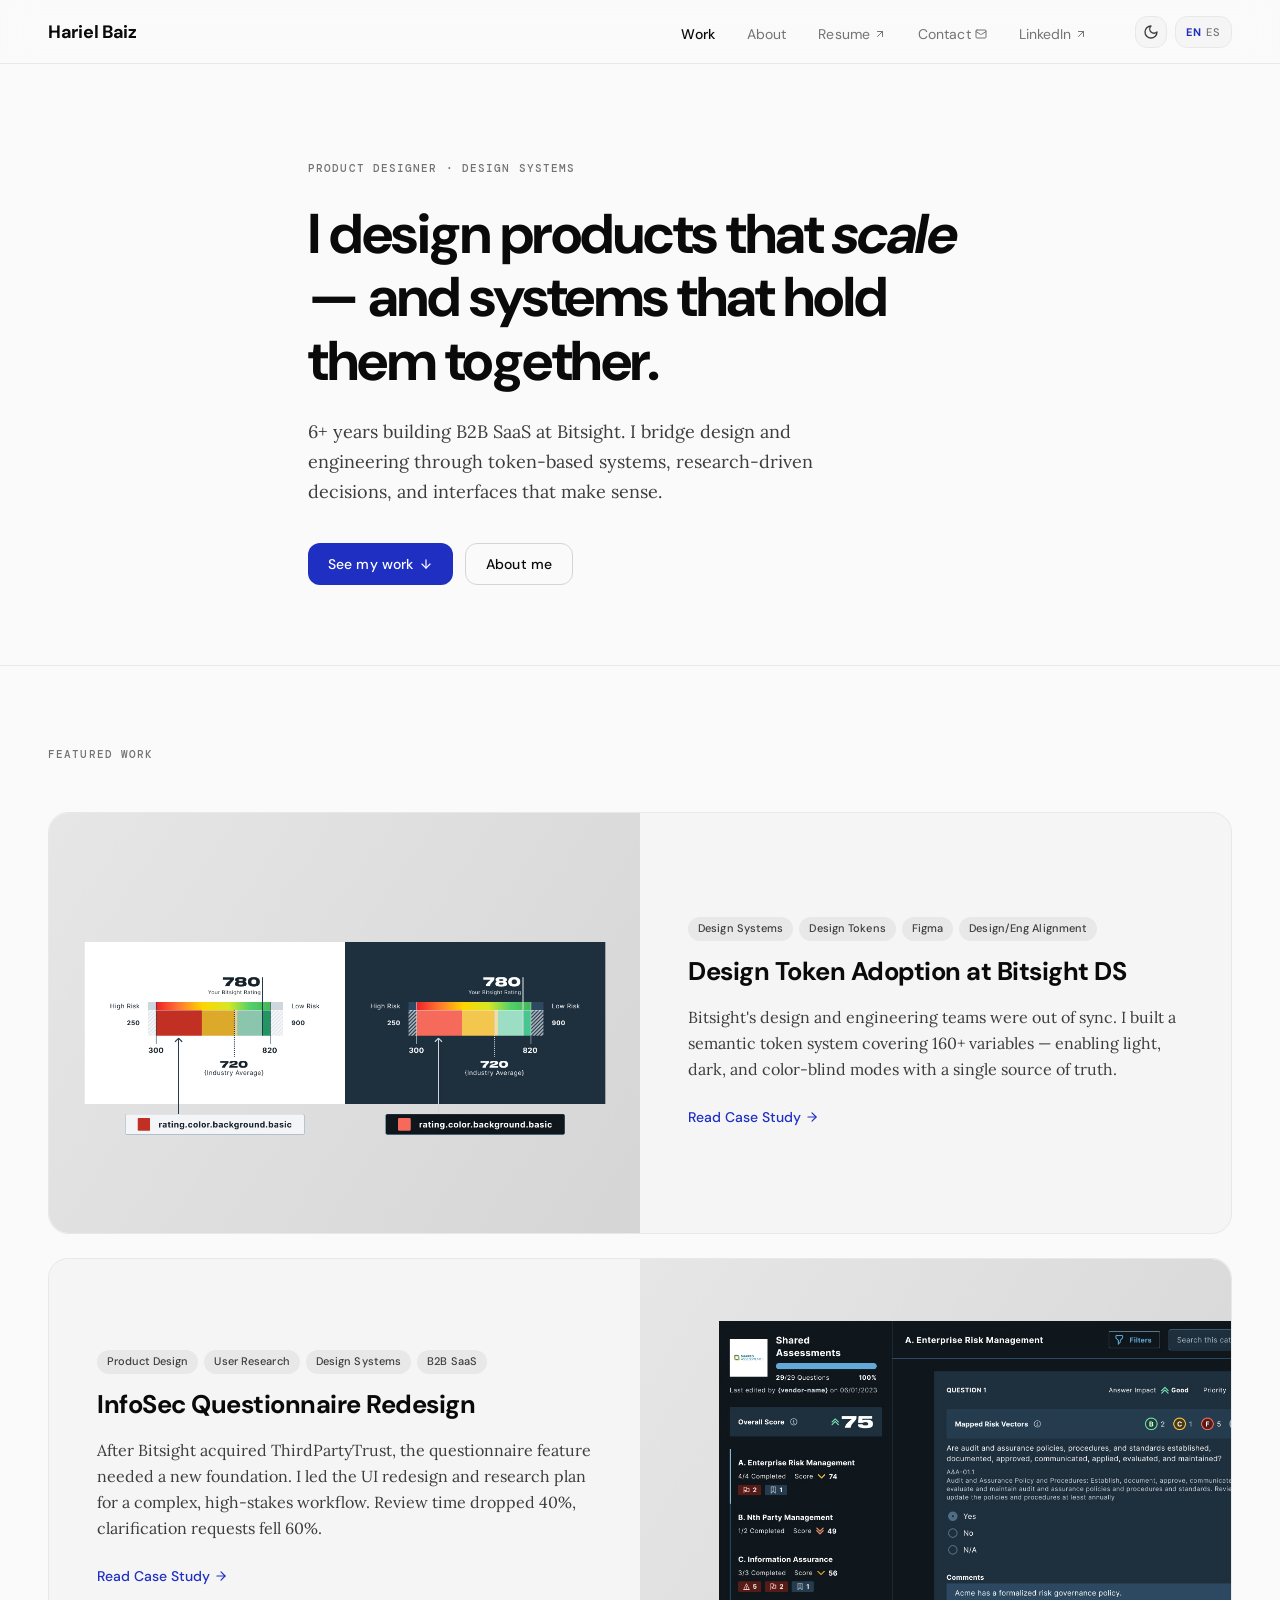
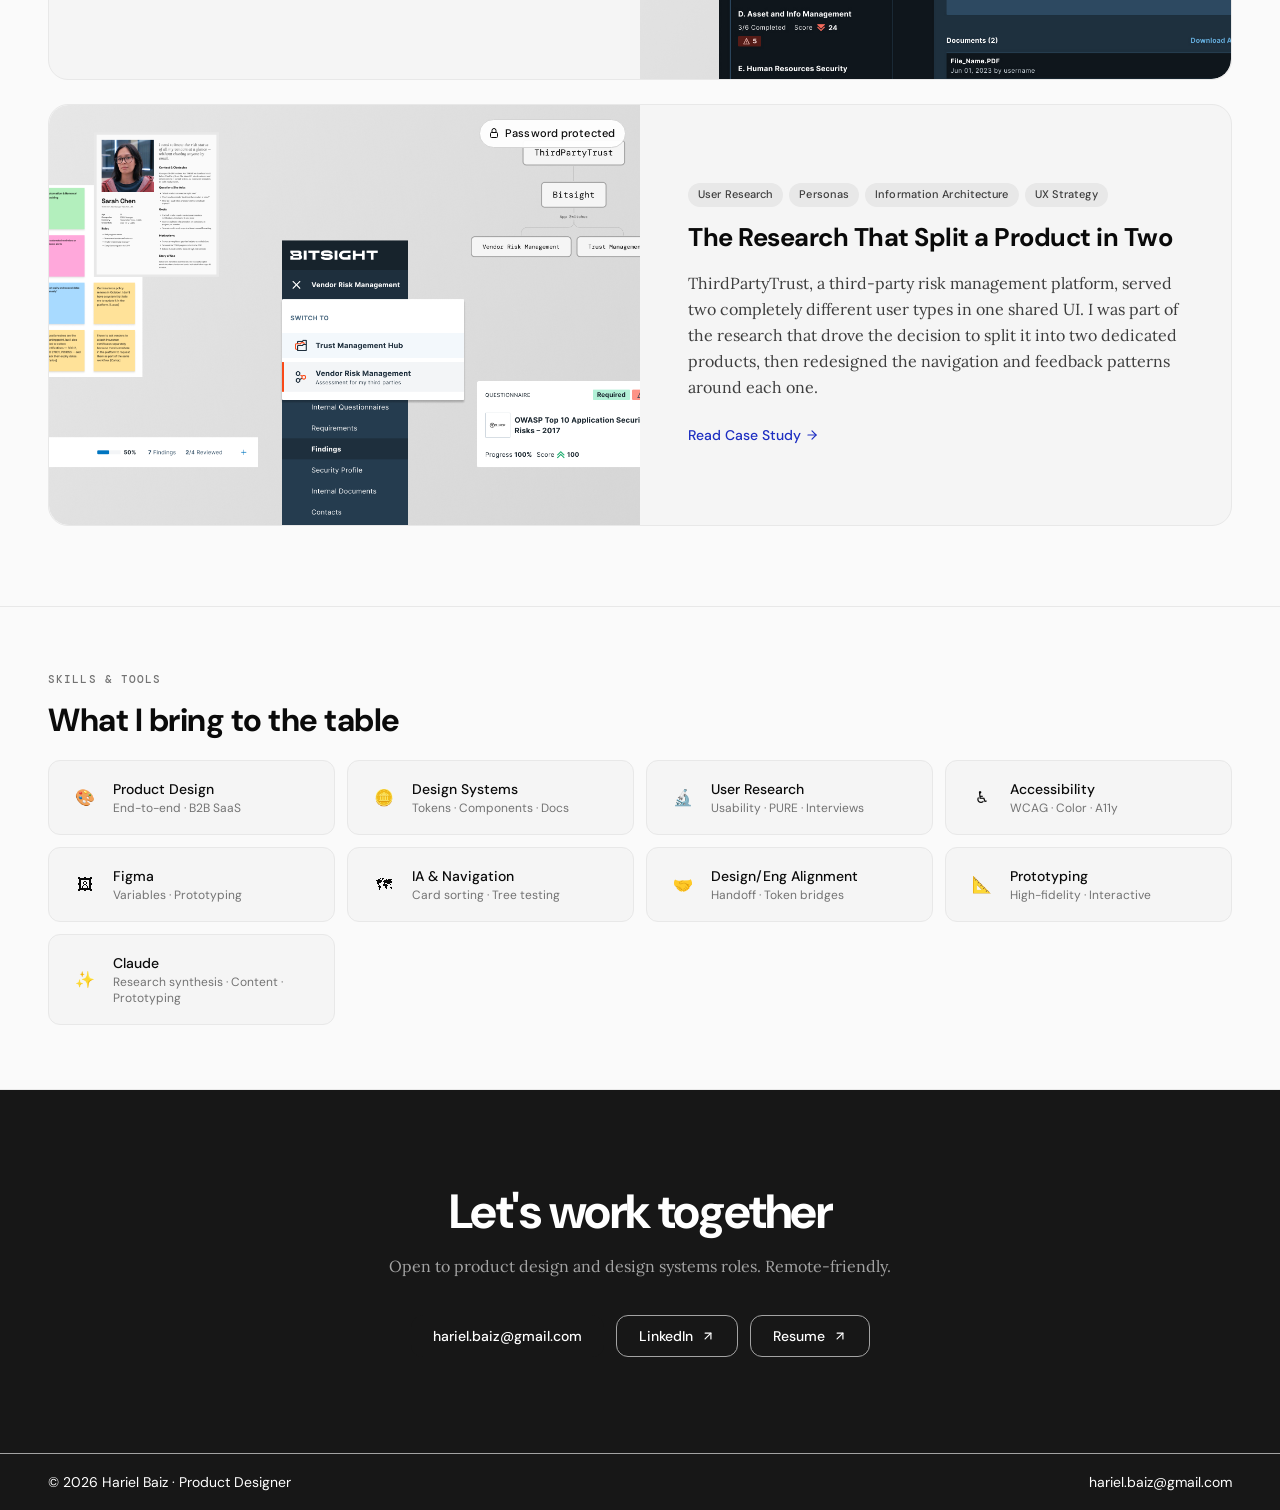
<file: index.html>
<!DOCTYPE html>
<html lang="en">
<head>
  <meta charset="UTF-8"/>
  <link rel="stylesheet" href="css/tokens.css"/>
  <link rel="stylesheet" href="css/base.css"/>
  <link rel="stylesheet" href="css/landing.css"/>
  <meta name="viewport" content="width=device-width, initial-scale=1.0"/>
  <title>Hariel Baiz — Product Designer</title>
</head>
<body>

<nav>
  <a class="nav-name" href="#" data-i18n="nav.brand">Hariel Baiz</a>
  <ul class="nav-links">
    <li><a href="#work" aria-current="page" data-i18n="nav.work">Work</a></li>
    <li><a href="about.html" data-i18n="nav.about">About</a></li>
    <li><a href="downloads/Hariel-Baiz-Resume-EN.pdf" target="_blank"><span data-i18n="nav.resume">Resume</span> <svg width="12" height="12" viewBox="0 0 24 24" fill="none" stroke="currentColor" stroke-width="2" stroke-linecap="round" stroke-linejoin="round"><path d="M7 7h10v10"/><path d="M7 17 17 7"/></svg></a></li>
    <li><a href="#" data-email-href><span data-i18n="nav.contact">Contact</span> <svg width="12" height="12" viewBox="0 0 24 24" fill="none" stroke="currentColor" stroke-width="2" stroke-linecap="round" stroke-linejoin="round"><rect width="20" height="16" x="2" y="4" rx="2"/><path d="m22 7-8.97 5.7a1.94 1.94 0 0 1-2.06 0L2 7"/></svg></a></li>
    <li><a href="https://www.linkedin.com/in/hariel-baiz" class="nav-cta" target="_blank"><span data-i18n="nav.linkedin">LinkedIn</span> <svg width="12" height="12" viewBox="0 0 24 24" fill="none" stroke="currentColor" stroke-width="2" stroke-linecap="round" stroke-linejoin="round"><path d="M7 7h10v10"/><path d="M7 17 17 7"/></svg></a></li>
  </ul>
  <div class="nav-controls">
    <button class="theme-toggle" aria-label="Toggle theme">
      <span class="icon-moon"><svg width="16" height="16" viewBox="0 0 24 24" fill="none" stroke="currentColor" stroke-width="2" stroke-linecap="round" stroke-linejoin="round"><path d="M12 3a6 6 0 0 0 9 9 9 9 0 1 1-9-9Z"/></svg></span>
      <span class="icon-sun"><svg width="16" height="16" viewBox="0 0 24 24" fill="none" stroke="currentColor" stroke-width="2" stroke-linecap="round" stroke-linejoin="round"><circle cx="12" cy="12" r="4"/><path d="M12 2v2"/><path d="M12 20v2"/><path d="m4.93 4.93 1.41 1.41"/><path d="m17.66 17.66 1.41 1.41"/><path d="M2 12h2"/><path d="M20 12h2"/><path d="m6.34 17.66-1.41 1.41"/><path d="m19.07 4.93-1.41 1.41"/></svg></span>
    </button>
    <button class="lang-toggle" aria-label="Toggle language">
      <span class="lang-active">EN</span>
      <span class="lang-label">ES</span>
    </button>
  </div>
</nav>

<!-- ── HERO — single column, no stack ── -->
<section class="hero">
  <div>
    <span class="hero-eyebrow fade-in" data-i18n="hero.eyebrow">Product Designer · Design Systems</span>
    <h1 class="fade-in">I design products that <em>scale</em> — and systems that hold them together.</h1>
    <p class="hero-sub fade-in" data-i18n="hero.sub">6+ years building B2B SaaS at Bitsight. I bridge design and engineering through token-based systems, research-driven decisions, and interfaces that make sense.</p>
    <div class="hero-actions fade-in">
      <a href="#work" class="btn-primary"><span data-i18n="hero.cta.work">See my work</span> <svg width="14" height="14" viewBox="0 0 24 24" fill="none" stroke="currentColor" stroke-width="2" stroke-linecap="round" stroke-linejoin="round"><path d="M12 5v14"/><path d="m19 12-7 7-7-7"/></svg></a>
      <a href="about.html" class="btn-secondary" data-i18n="hero.cta.about">About me</a>
    </div>
  </div>
</section>

<div class="divider"></div>

<!-- ── WORK — one row per case study ── -->
<section id="work" class="section">
  <span class="section-label reveal" data-i18n="work.label">Featured Work</span>

  <div class="case-list">

    <!-- Case Study 01 — Design Tokens -->
    <a href="case-study-design-tokens.html" class="case-row reveal">
      <figure class="case-row__image">
        <img src="images/cs-tokens-cover.jpg"
             alt="Design token system"
             onerror="this.parentElement.classList.add('case-row__image--placeholder'); this.style.display='none'"/>
      </figure>
      <div class="case-row__body">
        <div class="card-tags">
          <span class="card-tag">Design Systems</span>
          <span class="card-tag">Design Tokens</span>
          <span class="card-tag">Figma</span>
          <span class="card-tag">Design/Eng Alignment</span>
        </div>
        <h3 class="case-row__title">Design Token Adoption at Bitsight DS</h3>
        <p class="case-row__desc">Bitsight's design and engineering teams were out of sync. I built a semantic token system covering 160+ variables — enabling light, dark, and color-blind modes with a single source of truth.</p>
        <span class="case-row__cta"><span data-i18n="card.cta">Read Case Study</span> <svg width="14" height="14" viewBox="0 0 24 24" fill="none" stroke="currentColor" stroke-width="2" stroke-linecap="round" stroke-linejoin="round"><path d="M5 12h14"/><path d="m12 5 7 7-7 7"/></svg></span>
      </div>
    </a>

    <!-- Case Study 02 — InfoSec Questionnaire -->
    <a href="case-study-infosec-questionnaire.html" class="case-row case-row--reverse reveal">
      <figure class="case-row__image">
        <img src="images/cs-questionnaire-cover.jpg"
             alt="InfoSec Questionnaire redesign"
             onerror="this.parentElement.classList.add('case-row__image--placeholder'); this.style.display='none'"/>
      </figure>
      <div class="case-row__body">
        <div class="card-tags">
          <span class="card-tag">Product Design</span>
          <span class="card-tag">User Research</span>
          <span class="card-tag">Design Systems</span>
          <span class="card-tag">B2B SaaS</span>
        </div>
        <h3 class="case-row__title">InfoSec Questionnaire Redesign</h3>
        <p class="case-row__desc">After Bitsight acquired ThirdPartyTrust, the questionnaire feature needed a new foundation. I led the UI redesign and research plan for a complex, high-stakes workflow. Review time dropped 40%, clarification requests fell 60%.</p>
        <span class="case-row__cta"><span data-i18n="card.cta">Read Case Study</span> <svg width="14" height="14" viewBox="0 0 24 24" fill="none" stroke="currentColor" stroke-width="2" stroke-linecap="round" stroke-linejoin="round"><path d="M5 12h14"/><path d="m12 5 7 7-7 7"/></svg></span>
      </div>
    </a>

    <!-- Case Study 03 -->
    <a href="case-study-new-site-architecture.html" class="case-row reveal">
      <figure class="case-row__image">
        <img src="images/cs-product-split-cover.png"
             alt="Personas and IA redesign"
             onerror="this.parentElement.classList.add('case-row__image--placeholder'); this.style.display='none'"/>
        <span class="case-row__lock" aria-label="Password protected case study">
          <svg viewBox="0 0 24 24" fill="none" xmlns="http://www.w3.org/2000/svg" aria-hidden="true">
            <rect x="5" y="11" width="14" height="10" rx="2" stroke="currentColor" stroke-width="2"/>
            <path d="M8 11V7a4 4 0 0 1 8 0v4" stroke="currentColor" stroke-width="2" stroke-linecap="round"/>
          </svg>
          Password protected
        </span>
      </figure>
      <div class="case-row__body">
        <div class="card-tags">
          <span class="card-tag">User Research</span>
          <span class="card-tag">Personas</span>
          <span class="card-tag">Information Architecture</span>
          <span class="card-tag">UX Strategy</span>
        </div>
        <h3 class="case-row__title">The Research That Split a Product in Two</h3>
        <p class="case-row__desc">ThirdPartyTrust, a third-party risk management platform, served two completely different user types in one shared UI. I was part of the research that drove the decision to split it into two dedicated products, then redesigned the navigation and feedback patterns around each one.</p>
        <span class="case-row__cta"><span data-i18n="card.cta">Read Case Study</span> <svg width="14" height="14" viewBox="0 0 24 24" fill="none" stroke="currentColor" stroke-width="2" stroke-linecap="round" stroke-linejoin="round"><path d="M5 12h14"/><path d="m12 5 7 7-7 7"/></svg></span>
      </div>
    </a>

  </div>
</section>

<div class="divider"></div>

<!-- ── SKILLS ── -->
<section class="skills-bg">
  <div class="section" style="padding-top:64px;padding-bottom:64px">
    <span class="section-label reveal" data-i18n="skills.label">Skills & Tools</span>
    <h2 class="section-title reveal" data-i18n="skills.title">What I bring to the table</h2>
    <div class="skills-grid reveal">
      <div class="skill-item"><div class="skill-icon">🎨</div><div><div class="skill-name">Product Design</div><div class="skill-cat">End-to-end · B2B SaaS</div></div></div>
      <div class="skill-item"><div class="skill-icon">🪙</div><div><div class="skill-name">Design Systems</div><div class="skill-cat">Tokens · Components · Docs</div></div></div>
      <div class="skill-item"><div class="skill-icon">🔬</div><div><div class="skill-name">User Research</div><div class="skill-cat">Usability · PURE · Interviews</div></div></div>
      <div class="skill-item"><div class="skill-icon">♿</div><div><div class="skill-name">Accessibility</div><div class="skill-cat">WCAG · Color · A11y</div></div></div>
      <div class="skill-item"><div class="skill-icon">🖼</div><div><div class="skill-name">Figma</div><div class="skill-cat">Variables · Prototyping</div></div></div>
      <div class="skill-item"><div class="skill-icon">🗺</div><div><div class="skill-name">IA & Navigation</div><div class="skill-cat">Card sorting · Tree testing</div></div></div>
      <div class="skill-item"><div class="skill-icon">🤝</div><div><div class="skill-name">Design/Eng Alignment</div><div class="skill-cat">Handoff · Token bridges</div></div></div>
      <div class="skill-item"><div class="skill-icon">📐</div><div><div class="skill-name">Prototyping</div><div class="skill-cat">High-fidelity · Interactive</div></div></div>
      <div class="skill-item"><div class="skill-icon">✨</div><div><div class="skill-name">Claude</div><div class="skill-cat">Research synthesis · Content · Prototyping</div></div></div>
    </div>
  </div>
</section>

<div class="divider"></div>


<!-- ── CONTACT ── -->
<section class="contact-dark">
  <h2 class="reveal" data-i18n="contact.title">Let's work <em>together</em></h2>
  <p class="reveal" data-i18n="contact.sub">Open to product design and design systems roles. Remote-friendly.</p>
  <div class="contact-links reveal">
    <a href="#" class="btn-white" data-email>hariel.baiz@gmail.com</a>
    <a href="https://www.linkedin.com/in/hariel-baiz" class="btn-ghost-dark">LinkedIn <svg width="14" height="14" viewBox="0 0 24 24" fill="none" stroke="currentColor" stroke-width="2" stroke-linecap="round" stroke-linejoin="round"><path d="M7 7h10v10"/><path d="M7 17 17 7"/></svg></a>
    <a href="downloads/Hariel-Baiz-Resume-EN.pdf" target="_blank" class="btn-ghost-dark">Resume <svg width="14" height="14" viewBox="0 0 24 24" fill="none" stroke="currentColor" stroke-width="2" stroke-linecap="round" stroke-linejoin="round"><path d="M7 7h10v10"/><path d="M7 17 17 7"/></svg></a>
  </div>
</section>

<footer>
  <p data-i18n="footer.copy">© 2026 Hariel Baiz · Product Designer</p>
  <a href="#" data-email>hariel.baiz@gmail.com</a>
</footer>

<script src="js/site.js" defer></script>
</body>
</html>
                                                                                                           
</file>
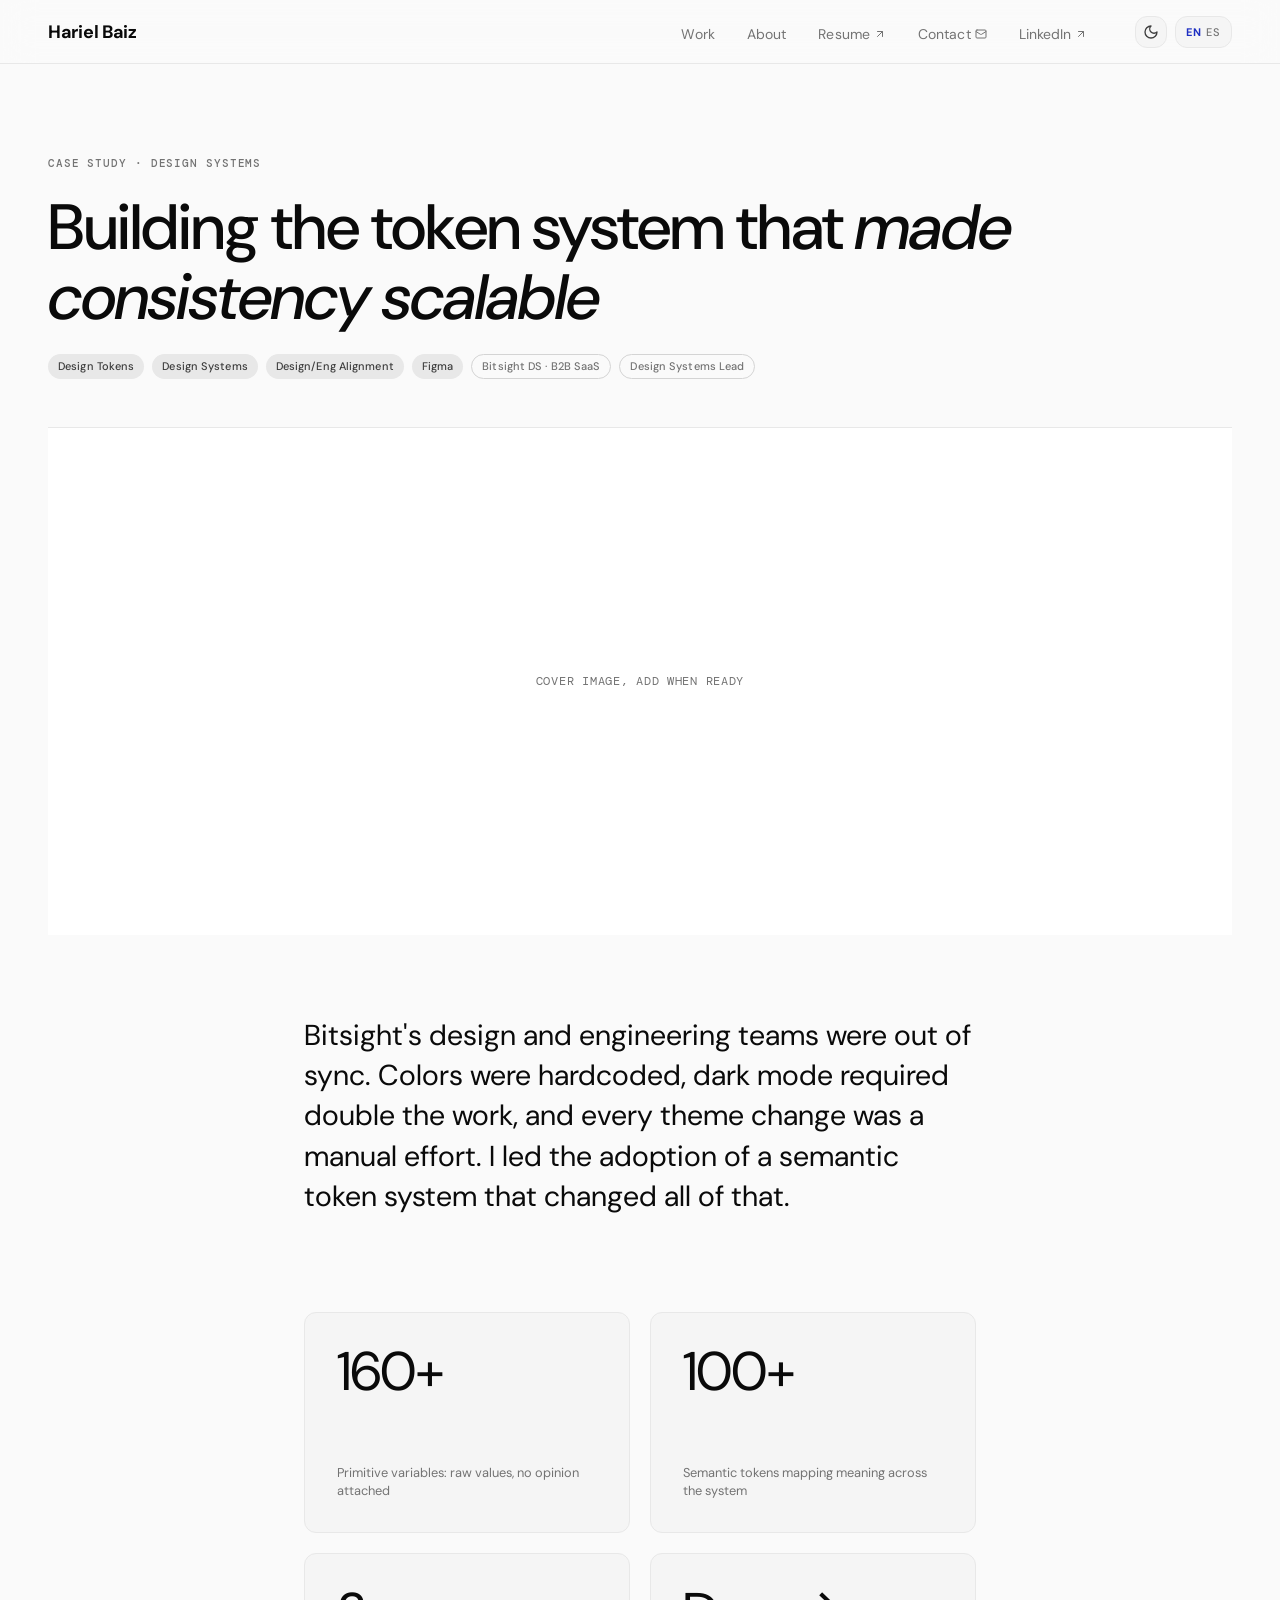
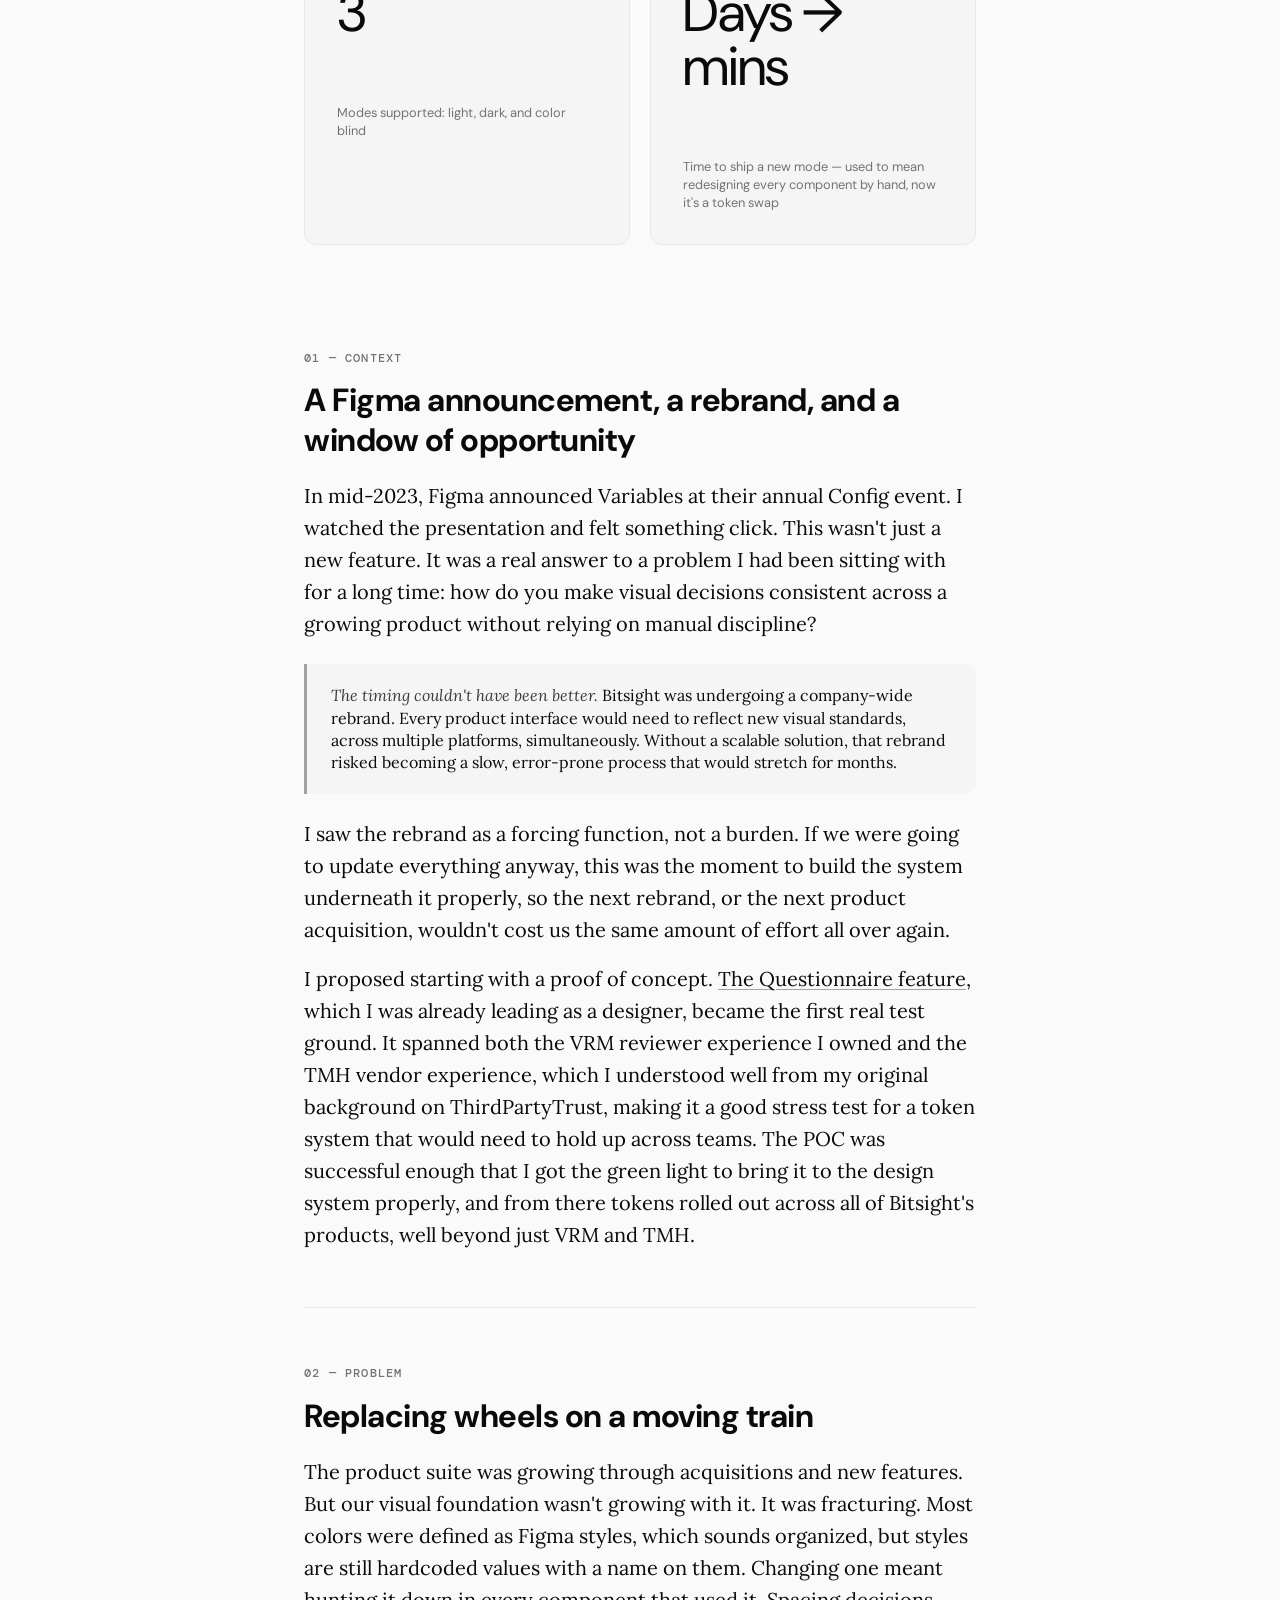
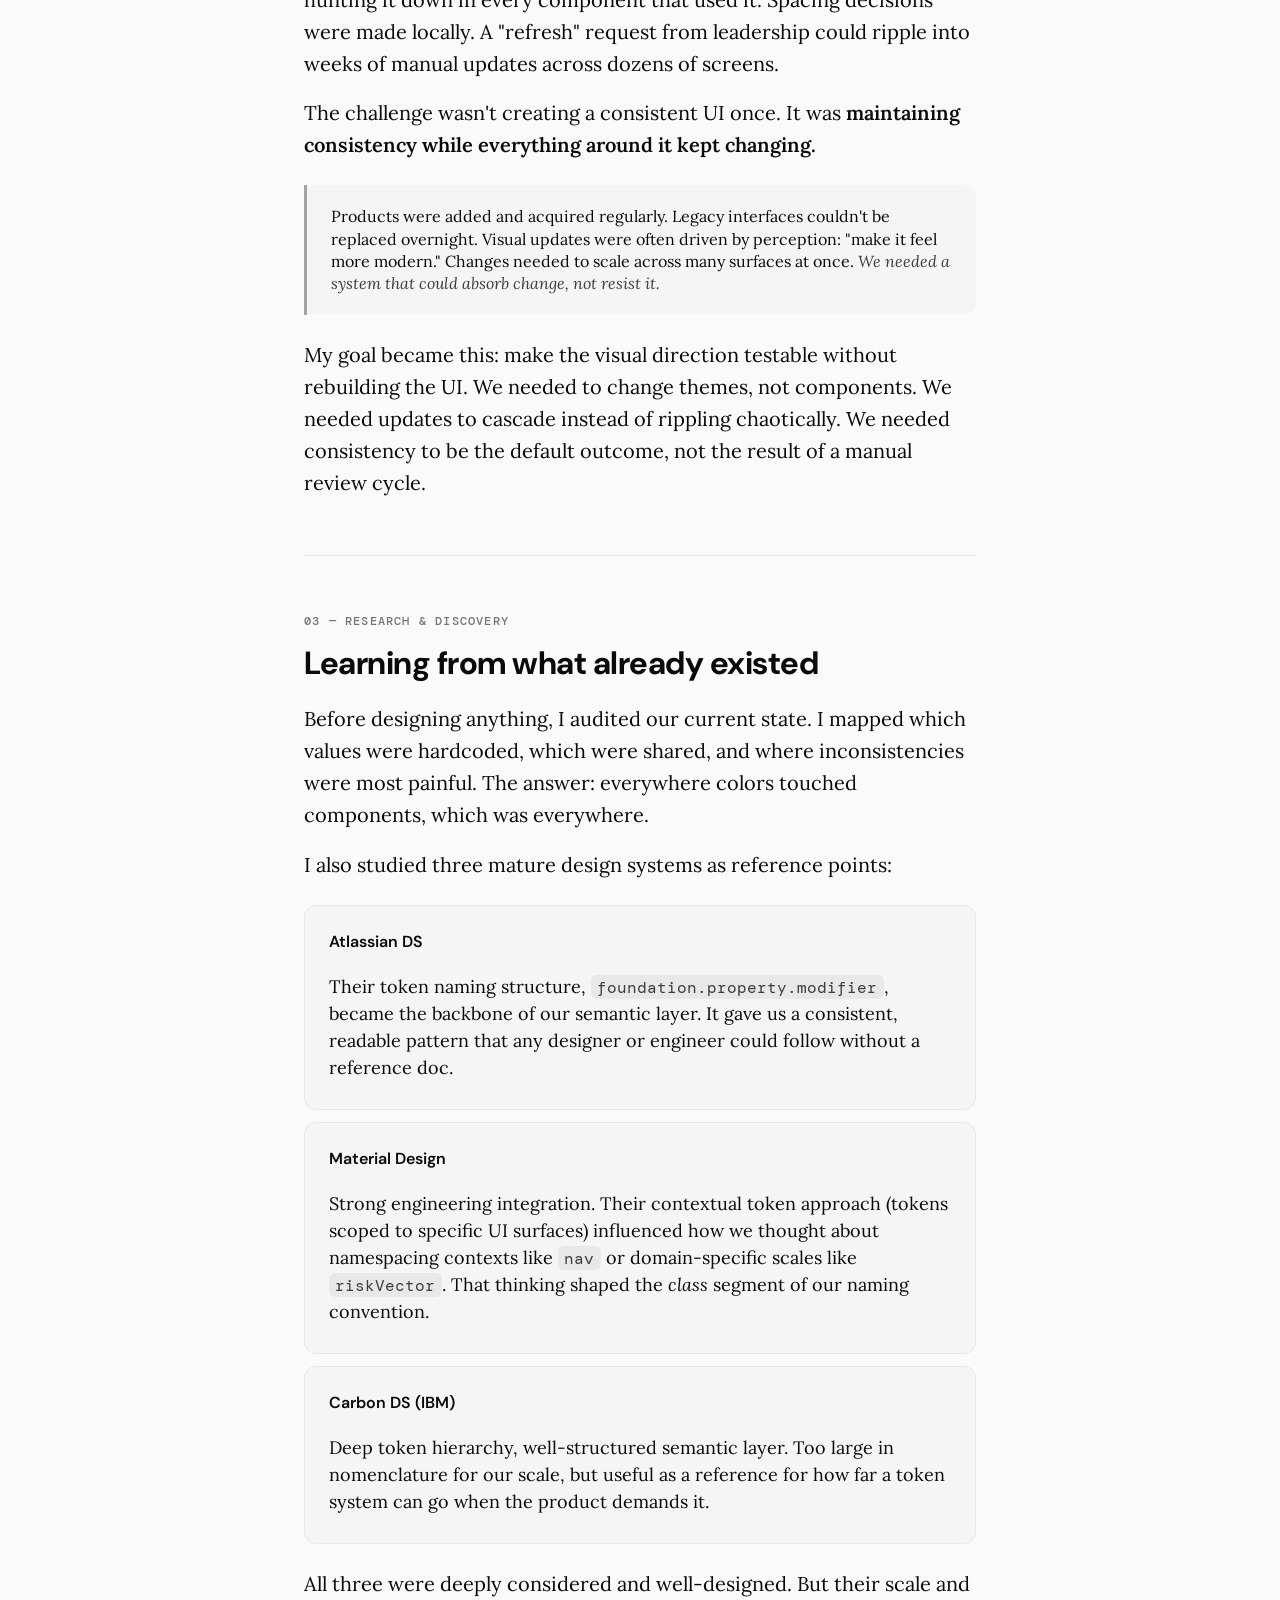
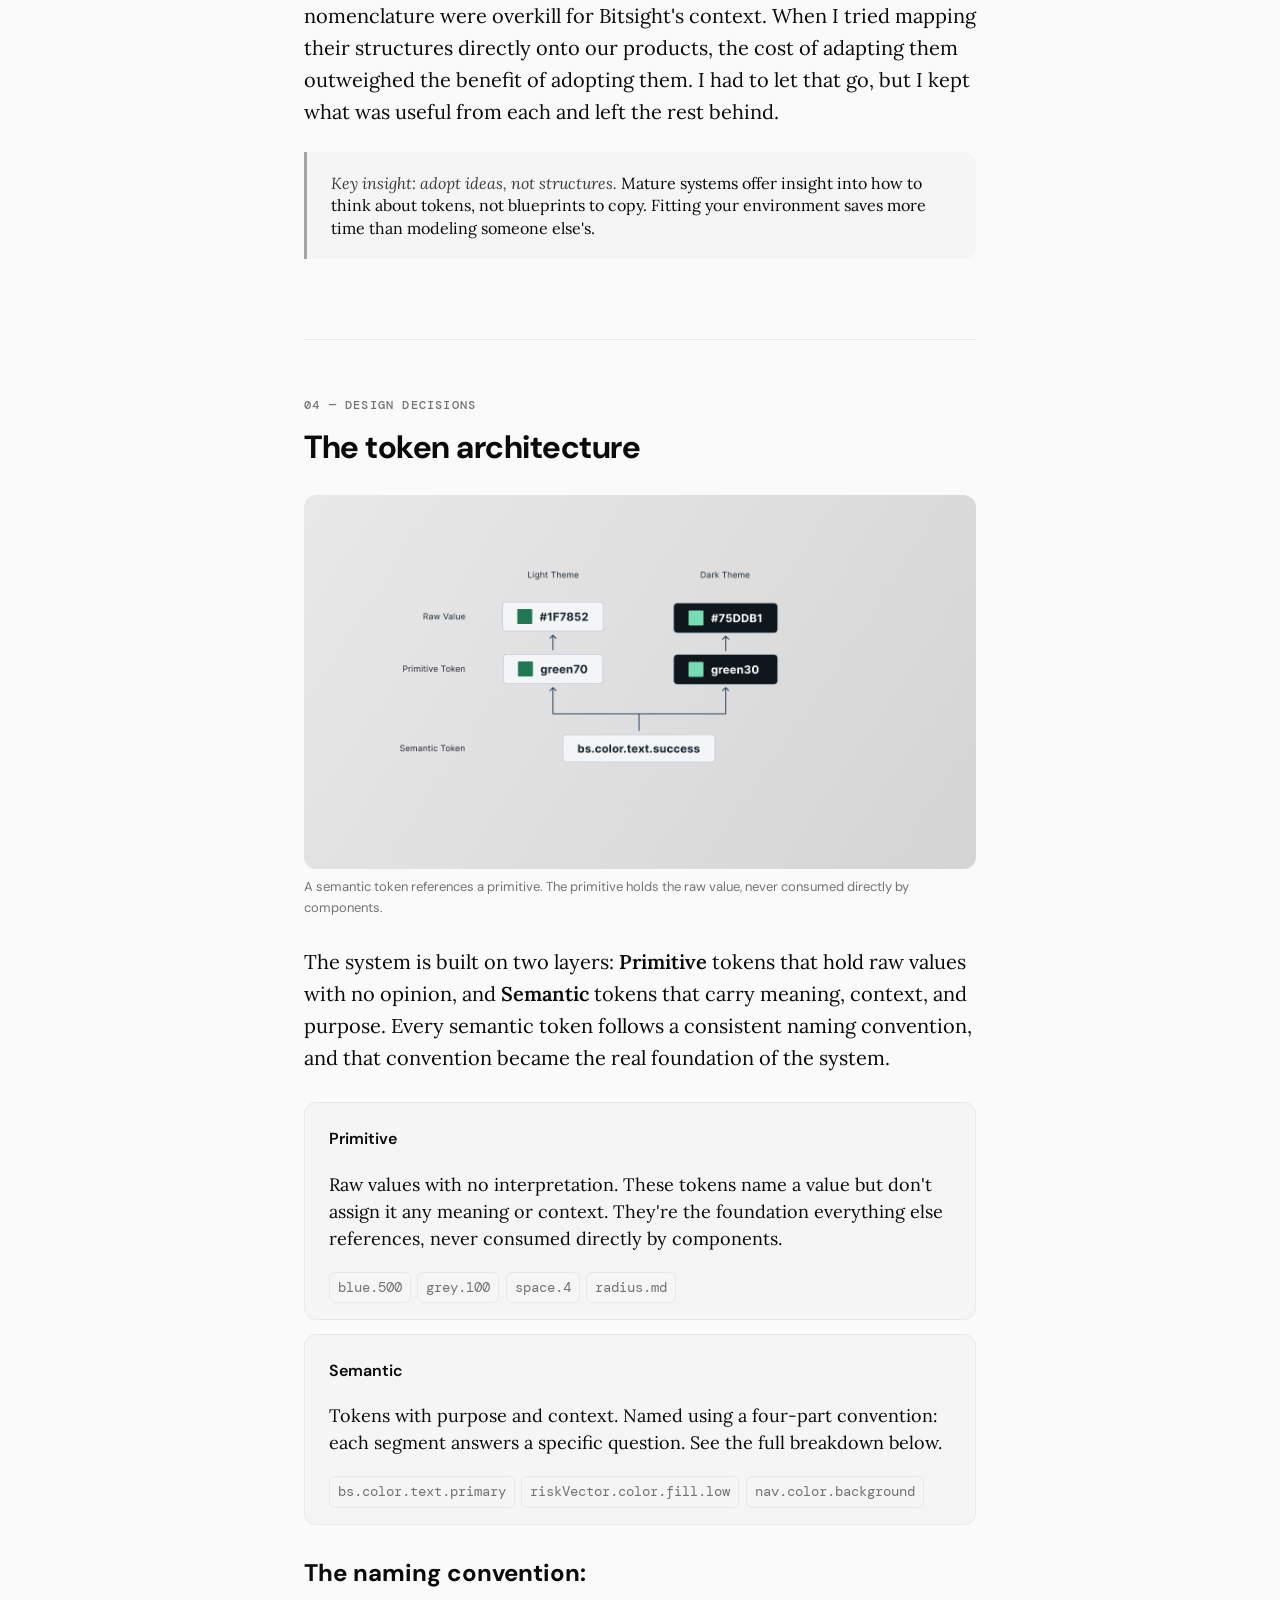
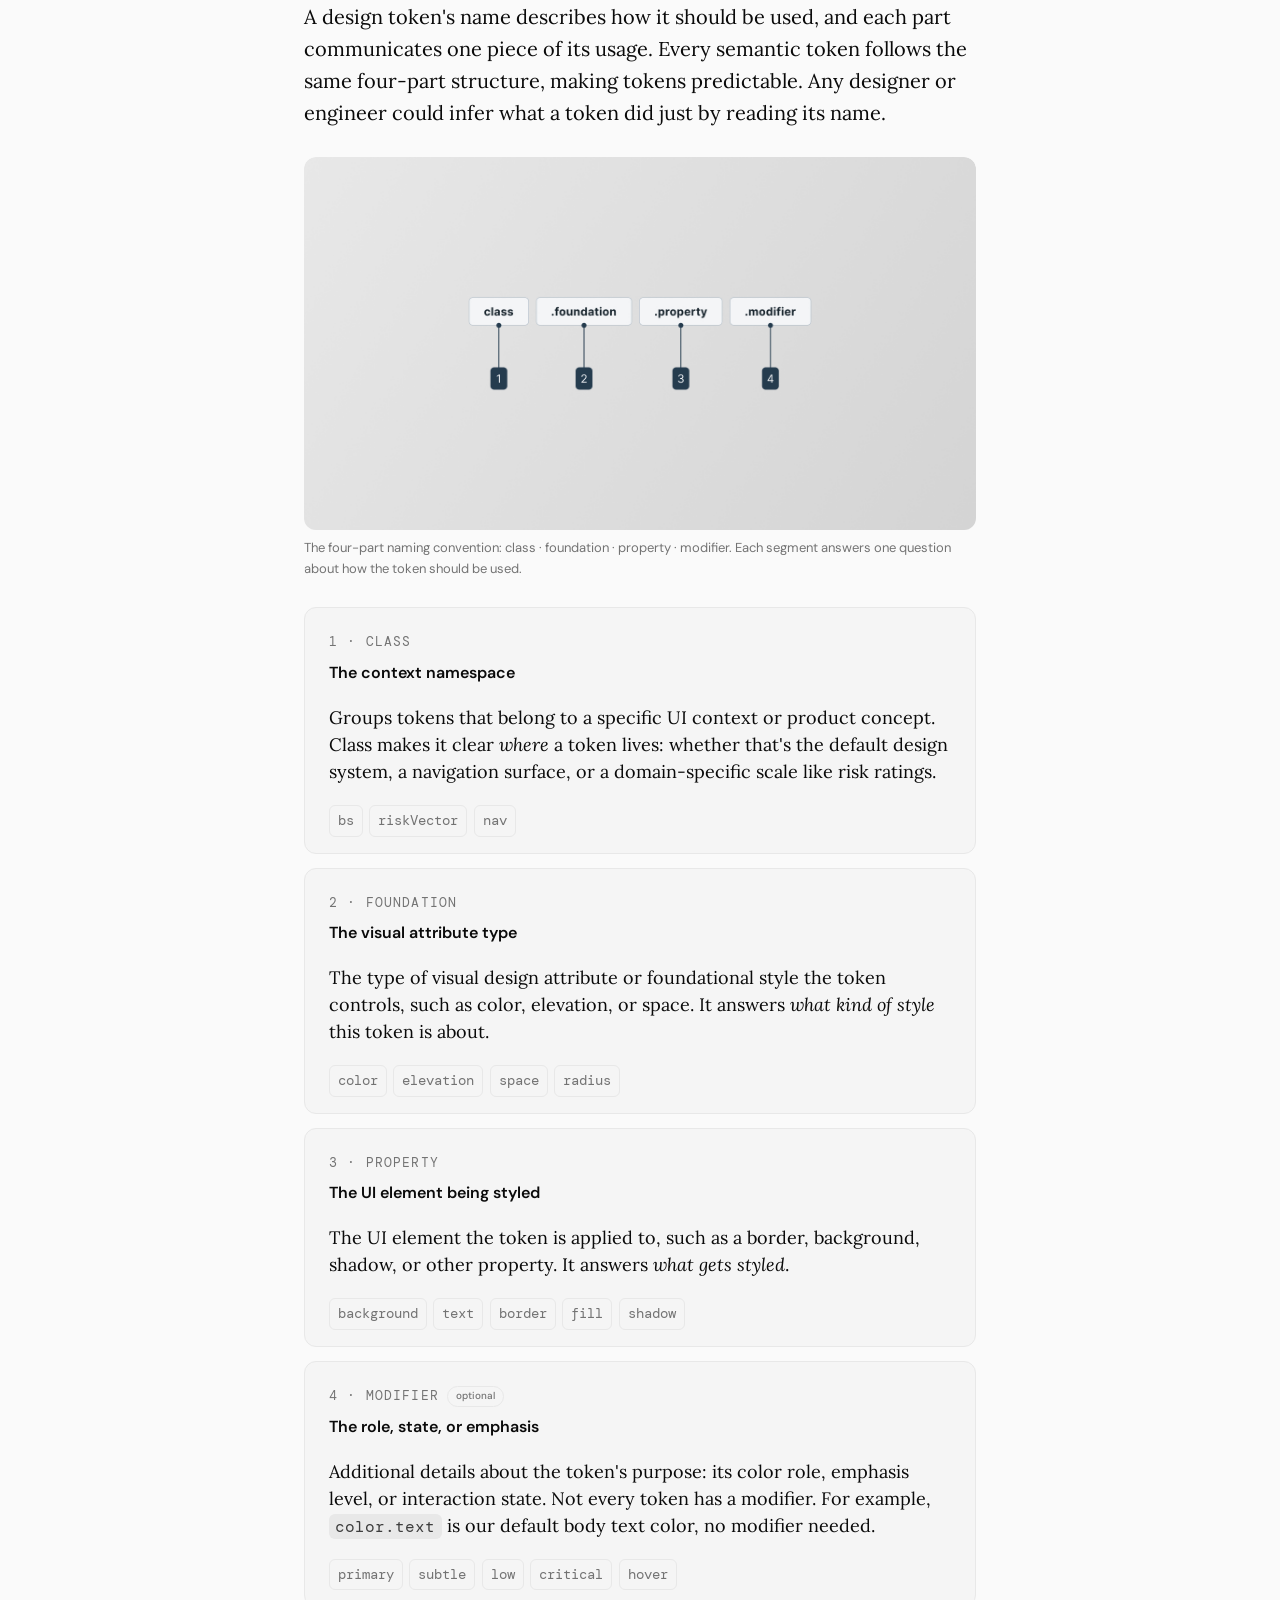
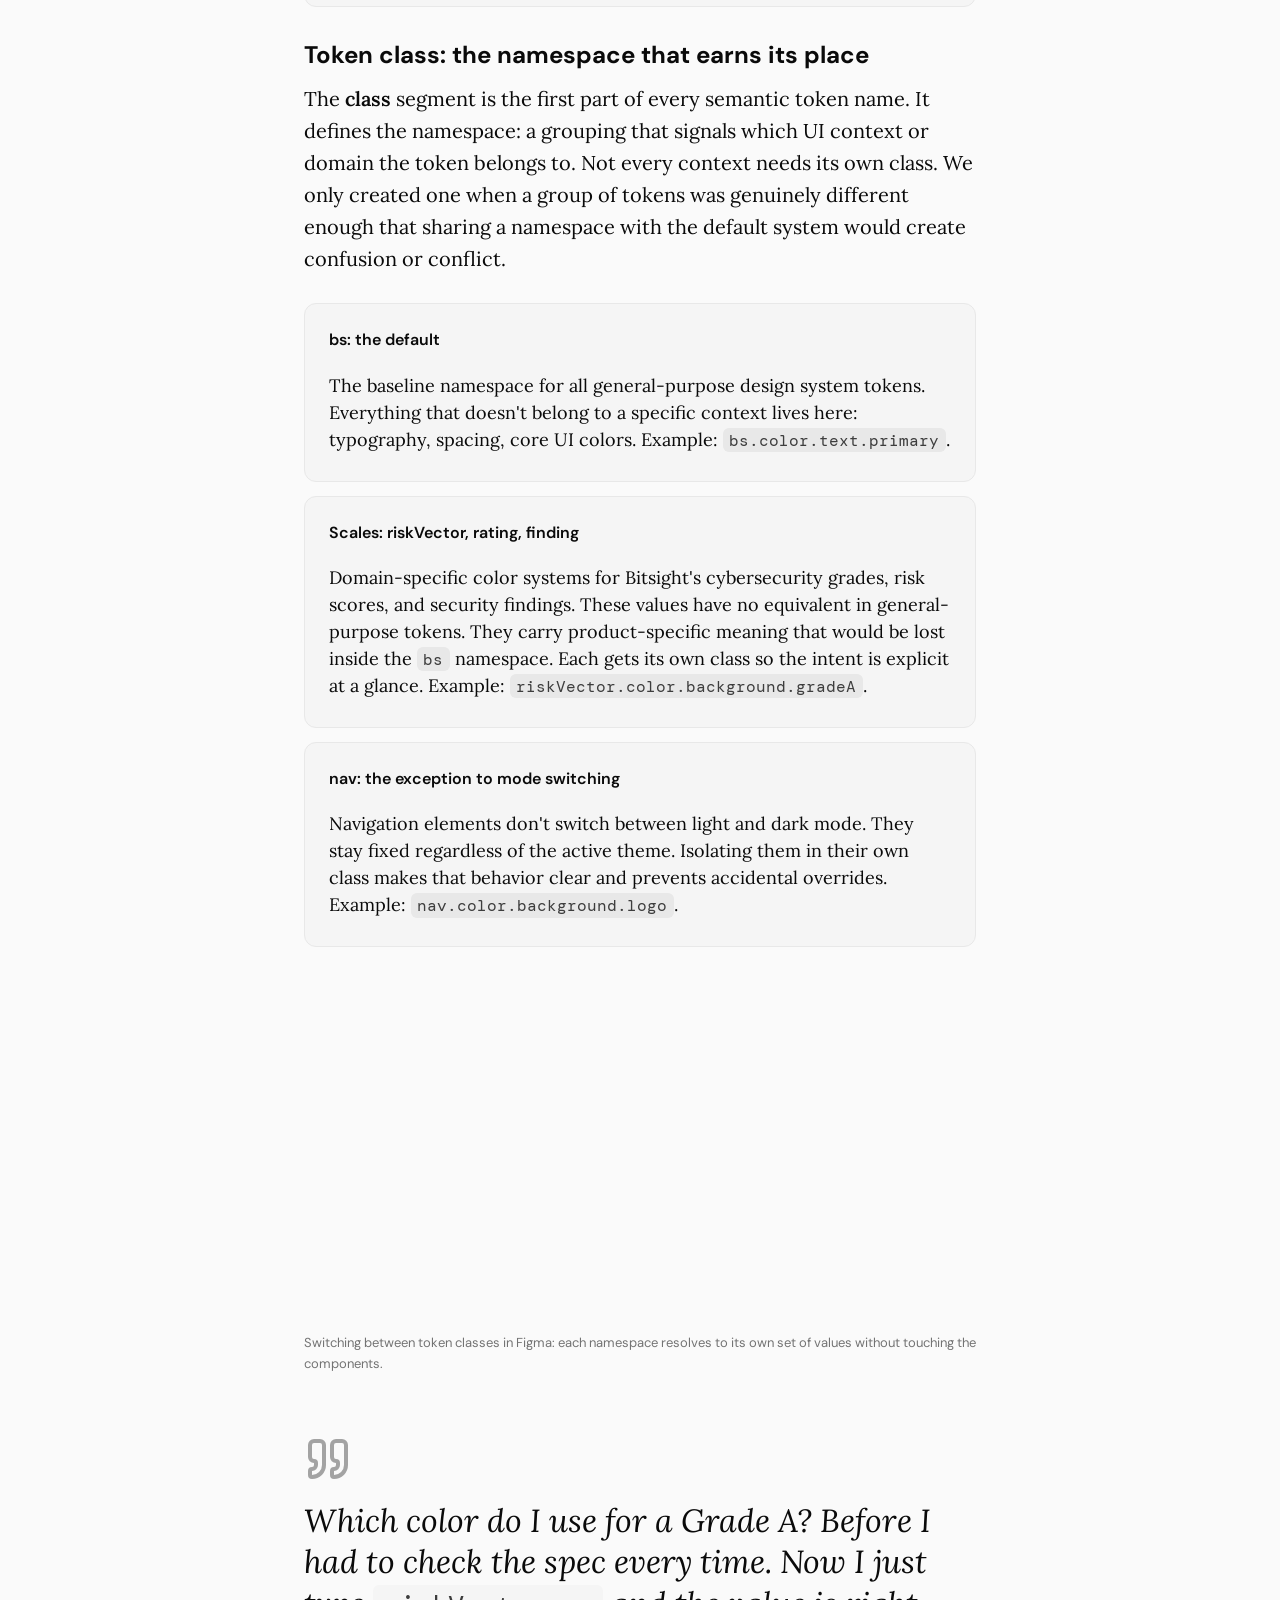
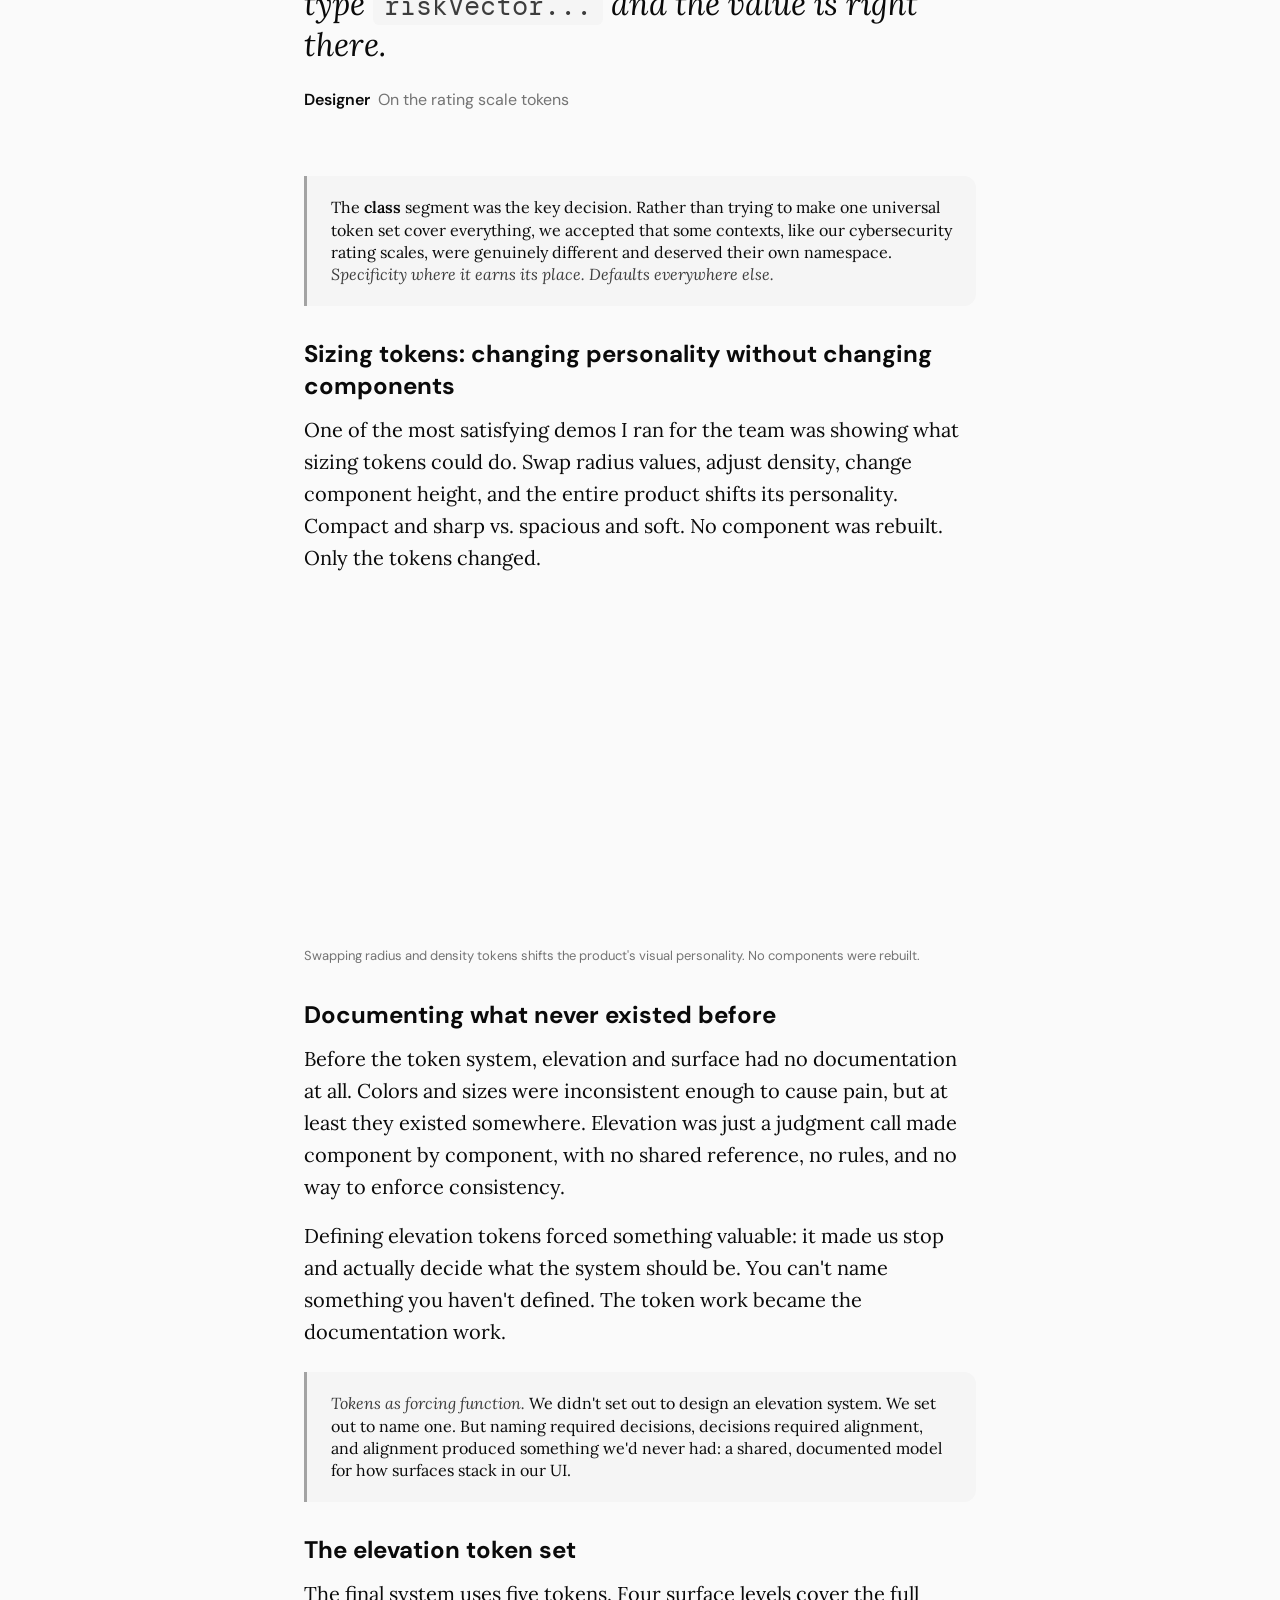
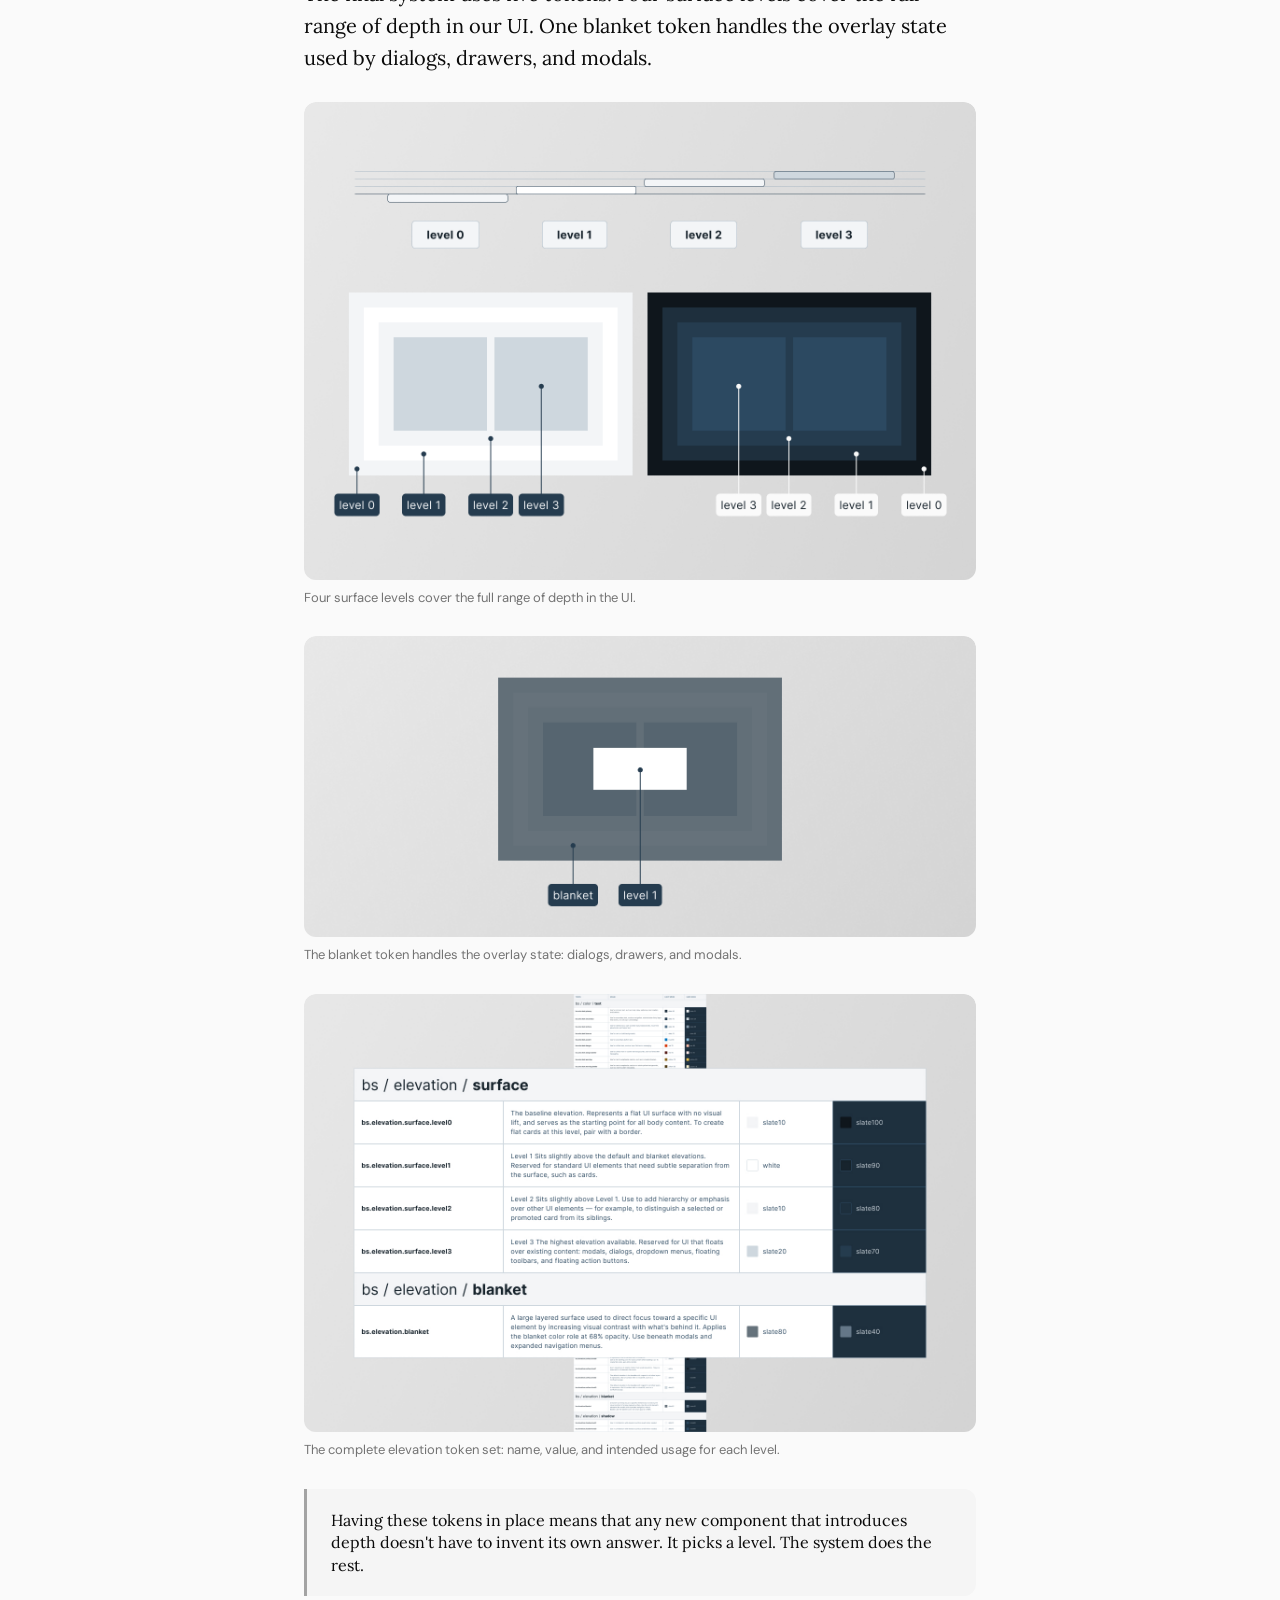
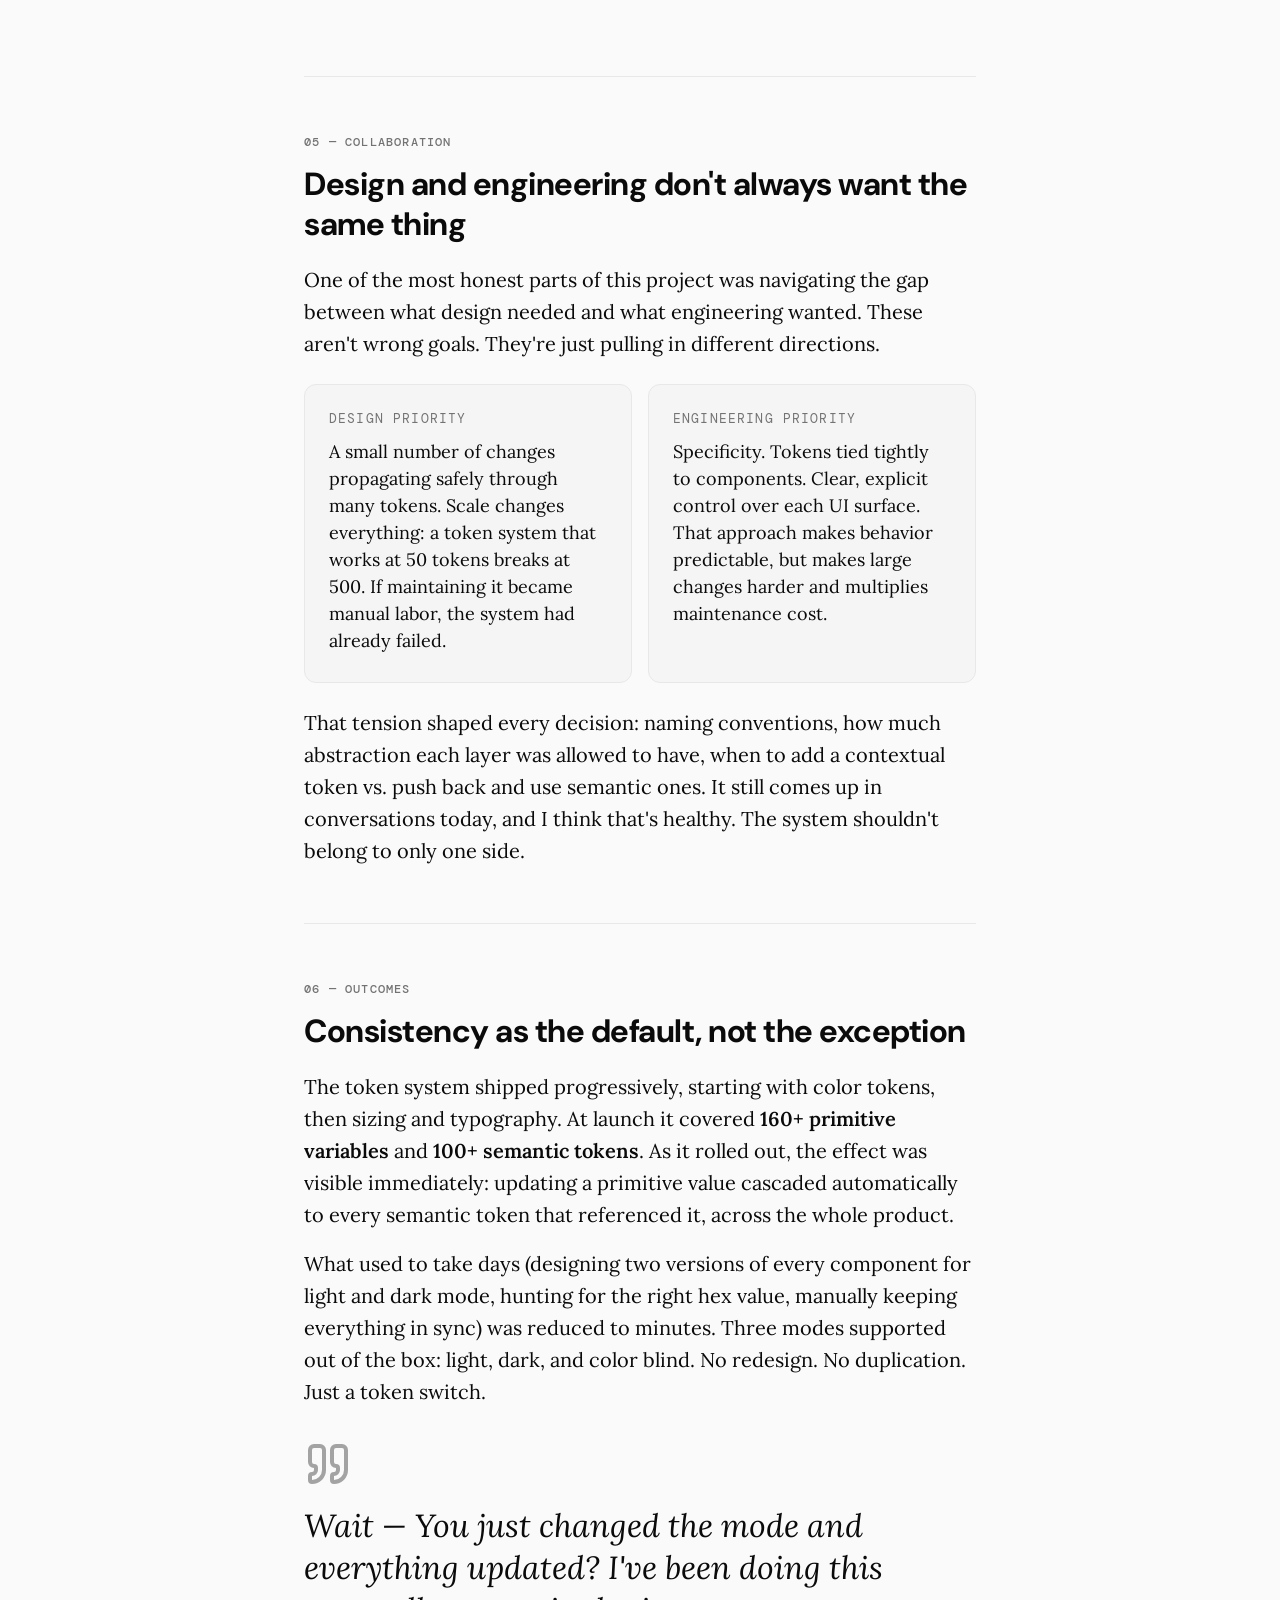
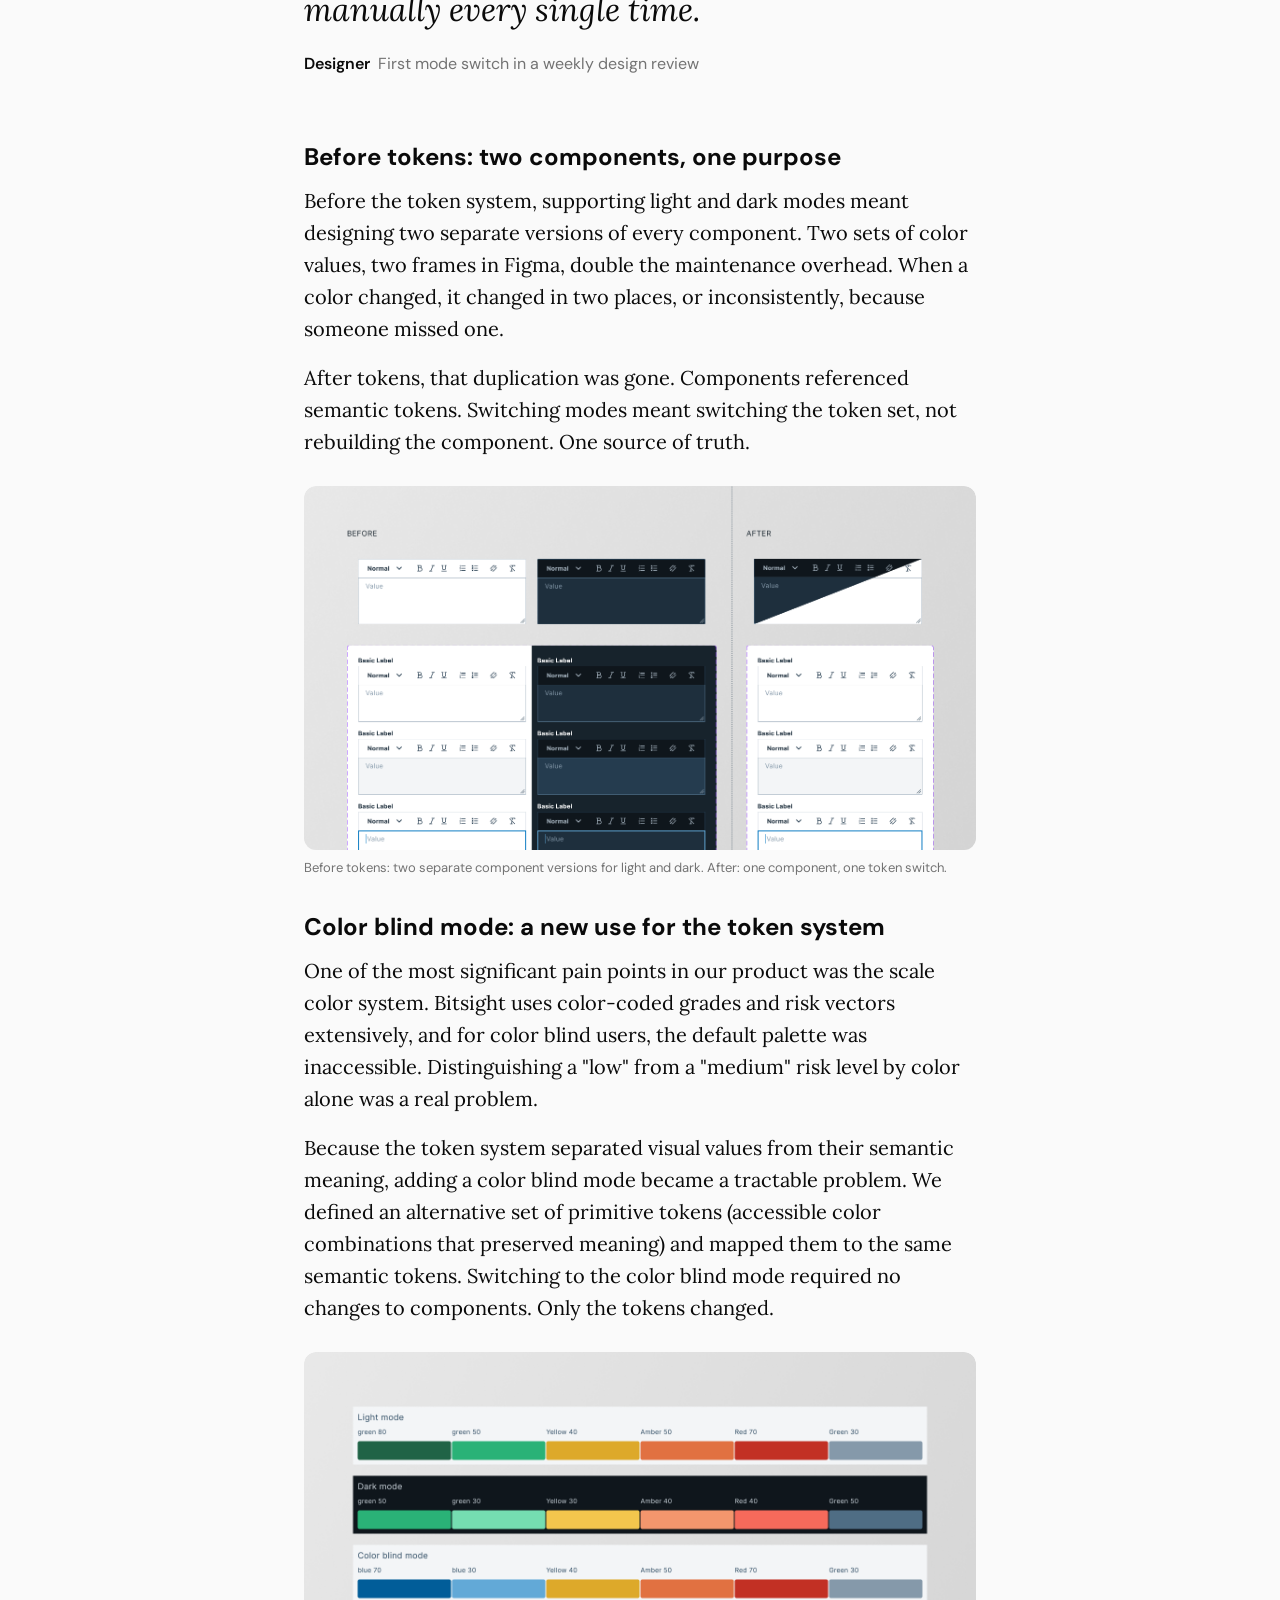
<file: case-study-design-tokens.html>
<!DOCTYPE html>
<html lang="en">
<head>
<meta charset="UTF-8" />
<link rel="stylesheet" href="css/tokens.css"/>
<link rel="stylesheet" href="css/base.css"/>
<link rel="stylesheet" href="css/case-study.css"/>
<meta name="viewport" content="width=device-width, initial-scale=1.0"/>
<title>Design Tokens — Hariel's Portfolio</title>
</head>
<body>

<!-- ── NAV ── -->
<nav>
  <a class="nav-name" href="index.html" data-i18n="nav.brand">Hariel Baiz</a>
  <ul class="nav-links">
    <li><a href="index.html#work" data-i18n="nav.work">Work</a></li>
    <li><a href="about.html" data-i18n="nav.about">About</a></li>
    <li><a href="downloads/Hariel-Baiz-Resume-EN.pdf" target="_blank"><span data-i18n="nav.resume">Resume</span> <svg width="12" height="12" viewBox="0 0 24 24" fill="none" stroke="currentColor" stroke-width="2" stroke-linecap="round" stroke-linejoin="round"><path d="M7 7h10v10"/><path d="M7 17 17 7"/></svg></a></li>
    <li><a href="#" data-email-href><span data-i18n="nav.contact">Contact</span> <svg width="12" height="12" viewBox="0 0 24 24" fill="none" stroke="currentColor" stroke-width="2" stroke-linecap="round" stroke-linejoin="round"><rect width="20" height="16" x="2" y="4" rx="2"/><path d="m22 7-8.97 5.7a1.94 1.94 0 0 1-2.06 0L2 7"/></svg></a></li>
    <li><a href="https://www.linkedin.com/in/hariel-baiz" class="nav-cta" target="_blank"><span data-i18n="nav.linkedin">LinkedIn</span> <svg width="12" height="12" viewBox="0 0 24 24" fill="none" stroke="currentColor" stroke-width="2" stroke-linecap="round" stroke-linejoin="round"><path d="M7 7h10v10"/><path d="M7 17 17 7"/></svg></a></li>
  </ul>
  <div class="nav-controls">
    <button class="theme-toggle" aria-label="Toggle theme">
      <span class="icon-moon"><svg width="16" height="16" viewBox="0 0 24 24" fill="none" stroke="currentColor" stroke-width="2" stroke-linecap="round" stroke-linejoin="round"><path d="M12 3a6 6 0 0 0 9 9 9 9 0 1 1-9-9Z"/></svg></span>
      <span class="icon-sun"><svg width="16" height="16" viewBox="0 0 24 24" fill="none" stroke="currentColor" stroke-width="2" stroke-linecap="round" stroke-linejoin="round"><circle cx="12" cy="12" r="4"/><path d="M12 2v2"/><path d="M12 20v2"/><path d="m4.93 4.93 1.41 1.41"/><path d="m17.66 17.66 1.41 1.41"/><path d="M2 12h2"/><path d="M20 12h2"/><path d="m6.34 17.66-1.41 1.41"/><path d="m19.07 4.93-1.41 1.41"/></svg></span>
    </button>
    <button class="lang-toggle" aria-label="Toggle language">
      <span class="lang-active">EN</span>
      <span class="lang-label">ES</span>
    </button>
  </div>
</nav>

<!-- ── HERO ── -->
<header class="hero">
  <div class="hero-inner">
    <div class="hero-tag">Case Study · Design Systems</div>
    <h1>Building the token system that <em>made consistency scalable</em></h1>
    <div class="hero-meta">
      <span class="chip">Design Tokens</span>
      <span class="chip">Design Systems</span>
      <span class="chip">Design/Eng Alignment</span>
      <span class="chip">Figma</span>
      <span class="chip outline">Bitsight DS · B2B SaaS</span>
      <span class="chip outline">Design Systems Lead</span>
    </div>
  </div>
  <figure class="hero-cover hero-cover--placeholder">
    <span>Cover image, add when ready</span>
  </figure>
</header>

<div class="cs-layout">
  <nav class="cs-index" aria-label="Case study sections">
    <ol>
      <li><a href="#context">01 — Context</a></li>
      <li><a href="#problem">02 — Problem</a></li>
      <li><a href="#research">03 — Research</a></li>
      <li><a href="#system">04 — System</a></li>
      <li><a href="#tension">05 — Tension</a></li>
      <li><a href="#outcomes">06 — Outcomes</a></li>
      <li><a href="#lessons">07 — Lessons</a></li>
    </ol>
  </nav>

  <main class="page-wrap">

    <p class="hero-sub">
      Bitsight's design and engineering teams were out of sync. Colors were hardcoded, dark mode required double the work, and every theme change was a manual effort. I led the adoption of a semantic token system that changed all of that.
    </p>

    <!-- OUTCOME BANNER -->
    <div class="outcome-banner" aria-label="Key outcomes">
      <div class="outcome-stat">
        <div class="number">160+</div>
        <div class="label">Primitive variables: raw values, no opinion attached</div>
      </div>
      <div class="outcome-stat">
        <div class="number">100+</div>
        <div class="label">Semantic tokens mapping meaning across the system</div>
      </div>
      <div class="outcome-stat">
        <div class="number">3</div>
        <div class="label">Modes supported: light, dark, and color blind</div>
      </div>
      <div class="outcome-stat">
        <div class="number">Days → mins</div>
        <div class="label">Time to ship a new mode — used to mean redesigning every component by hand, now it's a token swap</div>
      </div>
    </div>

    <!-- CONTEXT -->
    <section id="context">
      <div class="section-label">01 — Context</div>
      <h2>A Figma announcement, a rebrand, and a window of opportunity</h2>
      <p>
        In mid-2023, Figma announced Variables at their annual Config event. I watched the presentation and felt something click. This wasn't just a new feature. It was a real answer to a problem I had been sitting with for a long time: how do you make visual decisions consistent across a growing product without relying on manual discipline?
      </p>
      <div class="callout">
        <p><em>The timing couldn't have been better.</em> Bitsight was undergoing a company-wide rebrand. Every product interface would need to reflect new visual standards, across multiple platforms, simultaneously. Without a scalable solution, that rebrand risked becoming a slow, error-prone process that would stretch for months.</p>
      </div>
      <p>
        I saw the rebrand as a forcing function, not a burden. If we were going to update everything anyway, this was the moment to build the system underneath it properly, so the next rebrand, or the next product acquisition, wouldn't cost us the same amount of effort all over again.
      </p>
      <p>
        I proposed starting with a proof of concept. <a href="case-study-infosec-questionnaire.html">The Questionnaire feature</a>, which I was already leading as a designer, became the first real test ground. It spanned both the VRM reviewer experience I owned and the TMH vendor experience, which I understood well from my original background on ThirdPartyTrust, making it a good stress test for a token system that would need to hold up across teams. The POC was successful enough that I got the green light to bring it to the design system properly, and from there tokens rolled out across all of Bitsight's products, well beyond just VRM and TMH.
      </p>
    </section>

    <!-- THE PROBLEM -->
    <section id="problem">
      <div class="section-label">02 — Problem</div>
      <h2>Replacing wheels on a moving train</h2>
      <p>
        The product suite was growing through acquisitions and new features. But our visual foundation wasn't growing with it. It was fracturing. Most colors were defined as Figma styles, which sounds organized, but styles are still hardcoded values with a name on them. Changing one meant hunting it down in every component that used it. Spacing decisions were made locally. A "refresh" request from leadership could ripple into weeks of manual updates across dozens of screens.
      </p>
      <p>
        The challenge wasn't creating a consistent UI once. It was <strong>maintaining consistency while everything around it kept changing.</strong>
      </p>
      <div class="callout">
        <p>Products were added and acquired regularly. Legacy interfaces couldn't be replaced overnight. Visual updates were often driven by perception: "make it feel more modern." Changes needed to scale across many surfaces at once. <em>We needed a system that could absorb change, not resist it.</em></p>
      </div>
      <p>
        My goal became this: make the visual direction testable without rebuilding the UI. We needed to change themes, not components. We needed updates to cascade instead of rippling chaotically. We needed consistency to be the default outcome, not the result of a manual review cycle.
      </p>
    </section>

    <!-- RESEARCH -->
    <section id="research">
      <div class="section-label">03 — Research &amp; Discovery</div>
      <h2>Learning from what already existed</h2>
      <p>
        Before designing anything, I audited our current state. I mapped which values were hardcoded, which were shared, and where inconsistencies were most painful. The answer: everywhere colors touched components, which was everywhere.
      </p>
      <p>
        I also studied three mature design systems as reference points:
      </p>
      <div class="ref-row">
        <div class="cs-card">
          <div class="card-title">Atlassian DS</div>
          <p>Their token naming structure, <code>foundation.property.modifier</code>, became the backbone of our semantic layer. It gave us a consistent, readable pattern that any designer or engineer could follow without a reference doc.</p>
        </div>
        <div class="cs-card">
          <div class="card-title">Material Design</div>
          <p>Strong engineering integration. Their contextual token approach (tokens scoped to specific UI surfaces) influenced how we thought about namespacing contexts like <code>nav</code> or domain-specific scales like <code>riskVector</code>. That thinking shaped the <em>class</em> segment of our naming convention.</p>
        </div>
        <div class="cs-card">
          <div class="card-title">Carbon DS (IBM)</div>
          <p>Deep token hierarchy, well-structured semantic layer. Too large in nomenclature for our scale, but useful as a reference for how far a token system can go when the product demands it.</p>
        </div>
      </div>
      <p>
        All three were deeply considered and well-designed. But their scale and nomenclature were overkill for Bitsight's context. When I tried mapping their structures directly onto our products, the cost of adapting them outweighed the benefit of adopting them. I had to let that go, but I kept what was useful from each and left the rest behind.
      </p>
      <div class="callout">
        <p><em>Key insight: adopt ideas, not structures.</em> Mature systems offer insight into how to think about tokens, not blueprints to copy. Fitting your environment saves more time than modeling someone else's.</p>
      </div>
    </section>

    <!-- THE SYSTEM -->
    <section id="system">
      <div class="section-label">04 — Design Decisions</div>
      <h2>The token architecture</h2>

      <!-- TOKEN → PRIMITIVE → RAW VALUE IMAGE -->
      <div class="media-block">
        <img src="images/token-reference-chain.png" alt="Diagram showing how a semantic token references a primitive variable, which holds the raw value" />
        <p class="media-caption">A semantic token references a primitive. The primitive holds the raw value, never consumed directly by components.</p>
      </div>

      <p>
        The system is built on two layers: <strong>Primitive</strong> tokens that hold raw values with no opinion, and <strong>Semantic</strong> tokens that carry meaning, context, and purpose. Every semantic token follows a consistent naming convention, and that convention became the real foundation of the system.
      </p>

      <div class="seg-defs">
        <div class="cs-card">
          <div class="card-title">Primitive</div>
          <p>Raw values with no interpretation. These tokens name a value but don't assign it any meaning or context. They're the foundation everything else references, never consumed directly by components.</p>
          <div class="layer-examples">
            <span class="token-tag">blue.500</span>
            <span class="token-tag">grey.100</span>
            <span class="token-tag">space.4</span>
            <span class="token-tag">radius.md</span>
          </div>
        </div>
        <div class="cs-card">
          <div class="card-title">Semantic</div>
          <p>Tokens with purpose and context. Named using a four-part convention: each segment answers a specific question. See the full breakdown below.</p>
          <div class="layer-examples">
            <span class="token-tag">bs.color.text.primary</span>
            <span class="token-tag">riskVector.color.fill.low</span>
            <span class="token-tag">nav.color.background</span>
          </div>
          
        </div>
      </div>

      <h3>The naming convention:</h3>
      <p>A design token's name describes how it should be used, and each part communicates one piece of its usage. Every semantic token follows the same four-part structure, making tokens predictable. Any designer or engineer could infer what a token did just by reading its name.</p>

      <!-- TOKEN STRUCTURE IMAGE -->
      <div class="media-block">
        <img src="images/token-naming-structure.jpg" alt="Diagram showing the four named parts of a semantic token: class, foundation, property, and modifier" />
        <p class="media-caption">The four-part naming convention: class · foundation · property · modifier. Each segment answers one question about how the token should be used.</p>
      </div>

      <!-- SEGMENT DEFINITIONS -->
      <div class="seg-defs">
        <div class="cs-card">
          <div class="card-label">1 · Class</div>
          <div class="card-title">The context namespace</div>
          <p>Groups tokens that belong to a specific UI context or product concept. Class makes it clear <em>where</em> a token lives: whether that's the default design system, a navigation surface, or a domain-specific scale like risk ratings.</p>
          <div class="layer-examples">
            <span class="token-tag">bs</span>
            <span class="token-tag">riskVector</span>
            <span class="token-tag">nav</span>
          </div>
        </div>
        <div class="cs-card">
          <div class="card-label">2 · Foundation</div>
          <div class="card-title">The visual attribute type</div>
          <p>The type of visual design attribute or foundational style the token controls, such as color, elevation, or space. It answers <em>what kind of style</em> this token is about.</p>
          <div class="layer-examples">
            <span class="token-tag">color</span>
            <span class="token-tag">elevation</span>
            <span class="token-tag">space</span>
            <span class="token-tag">radius</span>
          </div>
        </div>
        <div class="cs-card">
          <div class="card-label">3 · Property</div>
          <div class="card-title">The UI element being styled</div>
          <p>The UI element the token is applied to, such as a border, background, shadow, or other property. It answers <em>what gets styled</em>.</p>
          <div class="layer-examples">
            <span class="token-tag">background</span>
            <span class="token-tag">text</span>
            <span class="token-tag">border</span>
            <span class="token-tag">fill</span>
            <span class="token-tag">shadow</span>
          </div>
        </div>
        <div class="cs-card">
          <div class="card-label">4 · Modifier <span class="sd-optional-badge">optional</span></div>
          <div class="card-title">The role, state, or emphasis</div>
          <p>Additional details about the token's purpose: its color role, emphasis level, or interaction state. Not every token has a modifier. For example, <code>color.text</code> is our default body text color, no modifier needed.</p>
          <div class="layer-examples">
            <span class="token-tag">primary</span>
            <span class="token-tag">subtle</span>
            <span class="token-tag">low</span>
            <span class="token-tag">critical</span>
            <span class="token-tag">hover</span>
          </div>
        </div>
      </div>

      <h3>Token class: the namespace that earns its place</h3>
      <p>The <strong>class</strong> segment is the first part of every semantic token name. It defines the namespace: a grouping that signals which UI context or domain the token belongs to. Not every context needs its own class. We only created one when a group of tokens was genuinely different enough that sharing a namespace with the default system would create confusion or conflict.</p>

      <div class="seg-defs">
          <div class="cs-card">
            <div class="card-title">bs: the default</div>
            <p>The baseline namespace for all general-purpose design system tokens. Everything that doesn't belong to a specific context lives here: typography, spacing, core UI colors. Example: <code>bs.color.text.primary</code>.</p>
          </div>
          <div class="cs-card">
            <div class="card-title">Scales: riskVector, rating, finding</div>
            <p>Domain-specific color systems for Bitsight's cybersecurity grades, risk scores, and security findings. These values have no equivalent in general-purpose tokens. They carry product-specific meaning that would be lost inside the <code>bs</code> namespace. Each gets its own class so the intent is explicit at a glance. Example: <code>riskVector.color.background.gradeA</code>.</p>
          </div>
          <div class="cs-card">
            <div class="card-title">nav: the exception to mode switching</div>
            <p>Navigation elements don't switch between light and dark mode. They stay fixed regardless of the active theme. Isolating them in their own class makes that behavior clear and prevents accidental overrides. Example: <code>nav.color.background.logo</code>.</p>
          </div>
          <!-- VIDEO PLACEHOLDER -->
          <div class="media-block">
            <video autoplay loop muted playsinline>
              <source src="images/class-segment.mp4" type="video/mp4">
            </video>
            <p class="media-caption">Switching between token classes in Figma: each namespace resolves to its own set of values without touching the components.</p>
          </div>
      </div>

      <div class="testimonial-card testimonial-card--inline">
        <div class="quote-icon"><svg viewBox="0 0 24 24" fill="none" stroke="currentColor" stroke-width="2" stroke-linecap="round" stroke-linejoin="round"><path d="M16 3a2 2 0 0 0-2 2v6a2 2 0 0 0 2 2 1 1 0 0 1 1 1v1a2 2 0 0 1-2 2 1 1 0 0 0-1 1v2a1 1 0 0 0 1 1 6 6 0 0 0 6-6V5a2 2 0 0 0-2-2z"/><path d="M5 3a2 2 0 0 0-2 2v6a2 2 0 0 0 2 2 1 1 0 0 1 1 1v1a2 2 0 0 1-2 2 1 1 0 0 0-1 1v2a1 1 0 0 0 1 1 6 6 0 0 0 6-6V5a2 2 0 0 0-2-2z"/></svg></div>
        <div class="testimonial-quote">
          Which color do I use for a Grade A? Before I had to check the spec every time. Now I just type <code>riskVector...</code> and the value is right there.
        </div>
        <div class="testimonial-meta">
          <span class="t-role">Designer</span>
          <span class="t-moment">On the rating scale tokens</span>
        </div>
      </div>

      <div class="callout">
        <p>The <strong>class</strong> segment was the key decision. Rather than trying to make one universal token set cover everything, we accepted that some contexts, like our cybersecurity rating scales, were genuinely different and deserved their own namespace. <em>Specificity where it earns its place. Defaults everywhere else.</em></p>
      </div>

      <h3>Sizing tokens: changing personality without changing components</h3>
      <p>
        One of the most satisfying demos I ran for the team was showing what sizing tokens could do. Swap radius values, adjust density, change component height, and the entire product shifts its personality. Compact and sharp vs. spacious and soft. No component was rebuilt. Only the tokens changed.
      </p>

      <!-- VIDEO PLACEHOLDER -->
       <div class="media-block">
        <video autoplay loop muted playsinline>
          <source src="images/spacing-tokens.mp4" type="video/mp4">
        </video>
        <p class="media-caption">Swapping radius and density tokens shifts the product's visual personality. No components were rebuilt.</p>
      </div>

      <h3>Documenting what never existed before</h3>
      <p>
        Before the token system, elevation and surface had no documentation at all. Colors and sizes were inconsistent enough to cause pain, but at least they existed somewhere. Elevation was just a judgment call made component by component, with no shared reference, no rules, and no way to enforce consistency.
      </p>
      <p>
        Defining elevation tokens forced something valuable: it made us stop and actually decide what the system should be. You can't name something you haven't defined. The token work became the documentation work.
      </p>

      <div class="callout">
        <p><em>Tokens as forcing function.</em> We didn't set out to design an elevation system. We set out to name one. But naming required decisions, decisions required alignment, and alignment produced something we'd never had: a shared, documented model for how surfaces stack in our UI.</p>
      </div>

      <h3>The elevation token set</h3>
      <p>
        The final system uses five tokens. Four surface levels cover the full range of depth in our UI. One blanket token handles the overlay state used by dialogs, drawers, and modals.
      </p>

      <div class="media-block">
        <img src="images/elevation.png" alt="Diagram showing the four levels of elevation token" />
        <p class="media-caption">Four surface levels cover the full range of depth in the UI.</p>
      </div>
      <div class="media-block">
        <img src="images/blanket.png" alt="Diagram showing the blanket element of an elevation token" />
        <p class="media-caption">The blanket token handles the overlay state: dialogs, drawers, and modals.</p>
      </div>
      <div class="media-block">
        <img src="images/elevation-table.jpg" alt="Definition of elevation tokens" />
        <p class="media-caption">The complete elevation token set: name, value, and intended usage for each level.</p>
      </div>

      <div class="callout">
        <p>Having these tokens in place means that any new component that introduces depth doesn't have to invent its own answer. It picks a level. The system does the rest.</p>
      </div>
    </section>

    <section id="tension">
      <div class="section-label">05 — Collaboration</div>
      <h2>Design and engineering don't always want the same thing</h2>
      <p>
        One of the most honest parts of this project was navigating the gap between what design needed and what engineering wanted. These aren't wrong goals. They're just pulling in different directions.
      </p>
      <div class="tension-grid">
        <div class="cs-card">
          <div class="card-label">Design priority</div>
          <p>A small number of changes propagating safely through many tokens. Scale changes everything: a token system that works at 50 tokens breaks at 500. If maintaining it became manual labor, the system had already failed.</p>
        </div>
        <div class="cs-card">
          <div class="card-label">Engineering priority</div>
          <p>Specificity. Tokens tied tightly to components. Clear, explicit control over each UI surface. That approach makes behavior predictable, but makes large changes harder and multiplies maintenance cost.</p>
        </div>
      </div>
      <p>
        That tension shaped every decision: naming conventions, how much abstraction each layer was allowed to have, when to add a contextual token vs. push back and use semantic ones. It still comes up in conversations today, and I think that's healthy. The system shouldn't belong to only one side.
      </p>
    </section>

    <!-- OUTCOMES -->
    <section id="outcomes">
      <div class="section-label">06 — Outcomes</div>
      <h2>Consistency as the default, not the exception</h2>
      <p>
        The token system shipped progressively, starting with color tokens, then sizing and typography. At launch it covered <strong>160+ primitive variables</strong> and <strong>100+ semantic tokens</strong>. As it rolled out, the effect was visible immediately: updating a primitive value cascaded automatically to every semantic token that referenced it, across the whole product.
      </p>
      <p>
        What used to take days (designing two versions of every component for light and dark mode, hunting for the right hex value, manually keeping everything in sync) was reduced to minutes. Three modes supported out of the box: light, dark, and color blind. No redesign. No duplication. Just a token switch.
      </p>
      <div class="testimonial-card testimonial-card--inline">
        <div class="quote-icon"><svg viewBox="0 0 24 24" fill="none" stroke="currentColor" stroke-width="2" stroke-linecap="round" stroke-linejoin="round"><path d="M16 3a2 2 0 0 0-2 2v6a2 2 0 0 0 2 2 1 1 0 0 1 1 1v1a2 2 0 0 1-2 2 1 1 0 0 0-1 1v2a1 1 0 0 0 1 1 6 6 0 0 0 6-6V5a2 2 0 0 0-2-2z"/><path d="M5 3a2 2 0 0 0-2 2v6a2 2 0 0 0 2 2 1 1 0 0 1 1 1v1a2 2 0 0 1-2 2 1 1 0 0 0-1 1v2a1 1 0 0 0 1 1 6 6 0 0 0 6-6V5a2 2 0 0 0-2-2z"/></svg></div>
        <div class="testimonial-quote">Wait — You just changed the mode and everything updated? I've been doing this manually every single time.</div>
        <div class="testimonial-meta">
          <span class="t-role">Designer</span>
          <span class="t-moment">First mode switch in a weekly design review</span>
        </div>
      </div>
      <h3>Before tokens: two components, one purpose</h3>
      <p>
        Before the token system, supporting light and dark modes meant designing two separate versions of every component. Two sets of color values, two frames in Figma, double the maintenance overhead. When a color changed, it changed in two places, or inconsistently, because someone missed one.
      </p>
      <p>
        After tokens, that duplication was gone. Components referenced semantic tokens. Switching modes meant switching the token set, not rebuilding the component. One source of truth.
      </p>
      <div class="media-block">
        <img src="images/before-after.png" alt="two component versions: light + dark, hardcoded vs. one component mode switched via tokens " />
        <p class="media-caption">Before tokens: two separate component versions for light and dark. After: one component, one token switch.</p>
      </div>

      <h3>Color blind mode: a new use for the token system</h3>
      <p>
        One of the most significant pain points in our product was the scale color system. Bitsight uses color-coded grades and risk vectors extensively, and for color blind users, the default palette was inaccessible. Distinguishing a "low" from a "medium" risk level by color alone was a real problem.
      </p>
      <p>
        Because the token system separated visual values from their semantic meaning, adding a color blind mode became a tractable problem. We defined an alternative set of primitive tokens (accessible color combinations that preserved meaning) and mapped them to the same semantic tokens. Switching to the color blind mode required no changes to components. Only the tokens changed.
      </p>

      <div class="media-block">
        <img src="images/color-blind-mode.png" alt="Color blind mode comparison" />
        <p class="media-caption">The color blind mode uses an alternative primitive set: same semantic tokens, accessible color combinations.</p>
      </div>

      <div class="callout">
        <p>This was a direct result of the token architecture. If colors had been hardcoded in components, adding an accessible mode would have required touching every component that used those colors. Tokens made it a configuration change, not a redesign.</p>
      </div>

      <h3>The users were my teammates</h3>
      <p>
        This project stands apart from others in my career, not because of its technical scope, but because of who benefited from it first. The users of this system were the people sitting next to me. My teammates. Myself.
      </p>
      <p>
        I got to see the reactions in real time. In weekly syncs. In Figma comments. There's something different about designing a tool that your colleagues use every day, and then watching it make their work easier, or seeing their face light up the first time they switch a mode and the whole interface updates in one click.
      </p>
      <p>
        That feedback loop (live, immediate, personal) gave this project a kind of satisfaction that user research can't fully replicate.
      </p>
        
        <div class="testimonial-card testimonial-card--inline">
          <div class="quote-icon"><svg viewBox="0 0 24 24" fill="none" stroke="currentColor" stroke-width="2" stroke-linecap="round" stroke-linejoin="round"><path d="M16 3a2 2 0 0 0-2 2v6a2 2 0 0 0 2 2 1 1 0 0 1 1 1v1a2 2 0 0 1-2 2 1 1 0 0 0-1 1v2a1 1 0 0 0 1 1 6 6 0 0 0 6-6V5a2 2 0 0 0-2-2z"/><path d="M5 3a2 2 0 0 0-2 2v6a2 2 0 0 0 2 2 1 1 0 0 1 1 1v1a2 2 0 0 1-2 2 1 1 0 0 0-1 1v2a1 1 0 0 0 1 1 6 6 0 0 0 6-6V5a2 2 0 0 0-2-2z"/></svg></div>
          <div class="testimonial-quote">
            I used to search for the hex. Now I search for the meaning. It sounds small but it changes everything about how I think.
          </div>
          <div class="testimonial-meta">
            <span class="t-role">Designer</span>
            <span class="t-moment">On switching from value-hunting to intent-based naming</span>
          </div>
        </div>

      <div class="callout">
        <p>The result is not a finished system. It's a <em>controllable one.</em> Components continue to be added and evolved. But now there are building blocks in place to make scalable changes without structural rewrites.</p>
      </div>
    </section>

    <!-- LESSONS -->
    <section id="lessons">
      <div class="section-label">07 — Lessons Learned</div>
      <h3>What I'd tell myself at the start</h3>
      <p>Design for change, not perfection. The system that survives is the one that absorbs new themes, products, and opinions without structural rewrites. Every layer should exist for one reason: to reduce future edits. If it doesn't lower change cost, it doesn't belong, no matter how clever it sounds.
      </p>
      <p>Specificity has a real cost. Granular control is valuable, but unchecked it multiplies tokens and slows global updates. Design wants propagation; engineering wants explicit control. Holding that line (and keeping both sides honest) was one of the hardest parts of the job.
      </p>
      <p>Study mature systems, but don't copy them. Carbon, Material, and Atlassian gave me a vocabulary to think with. And get engineering aligned before the naming is done, not after. Some of the hardest conversations happened because I had already committed to structures before they weighed in. Earlier collaboration would have saved real rework.
      </p>
    </section>

  </main>
</div><!-- /cs-layout -->

<!-- ── FOOTER ── -->
<footer>
  <p><a href="index.html"><svg width="12" height="12" viewBox="0 0 24 24" fill="none" stroke="currentColor" stroke-width="2" stroke-linecap="round" stroke-linejoin="round"><path d="m12 19-7-7 7-7"/><path d="M19 12H5"/></svg> Back to all work</a> &nbsp;·&nbsp; Hariel Baiz · Product Designer &nbsp;·&nbsp; <a href="#" data-email-href>Contact</a></p>
</footer>

<script src="js/site.js" defer></script>
</body>
</file>
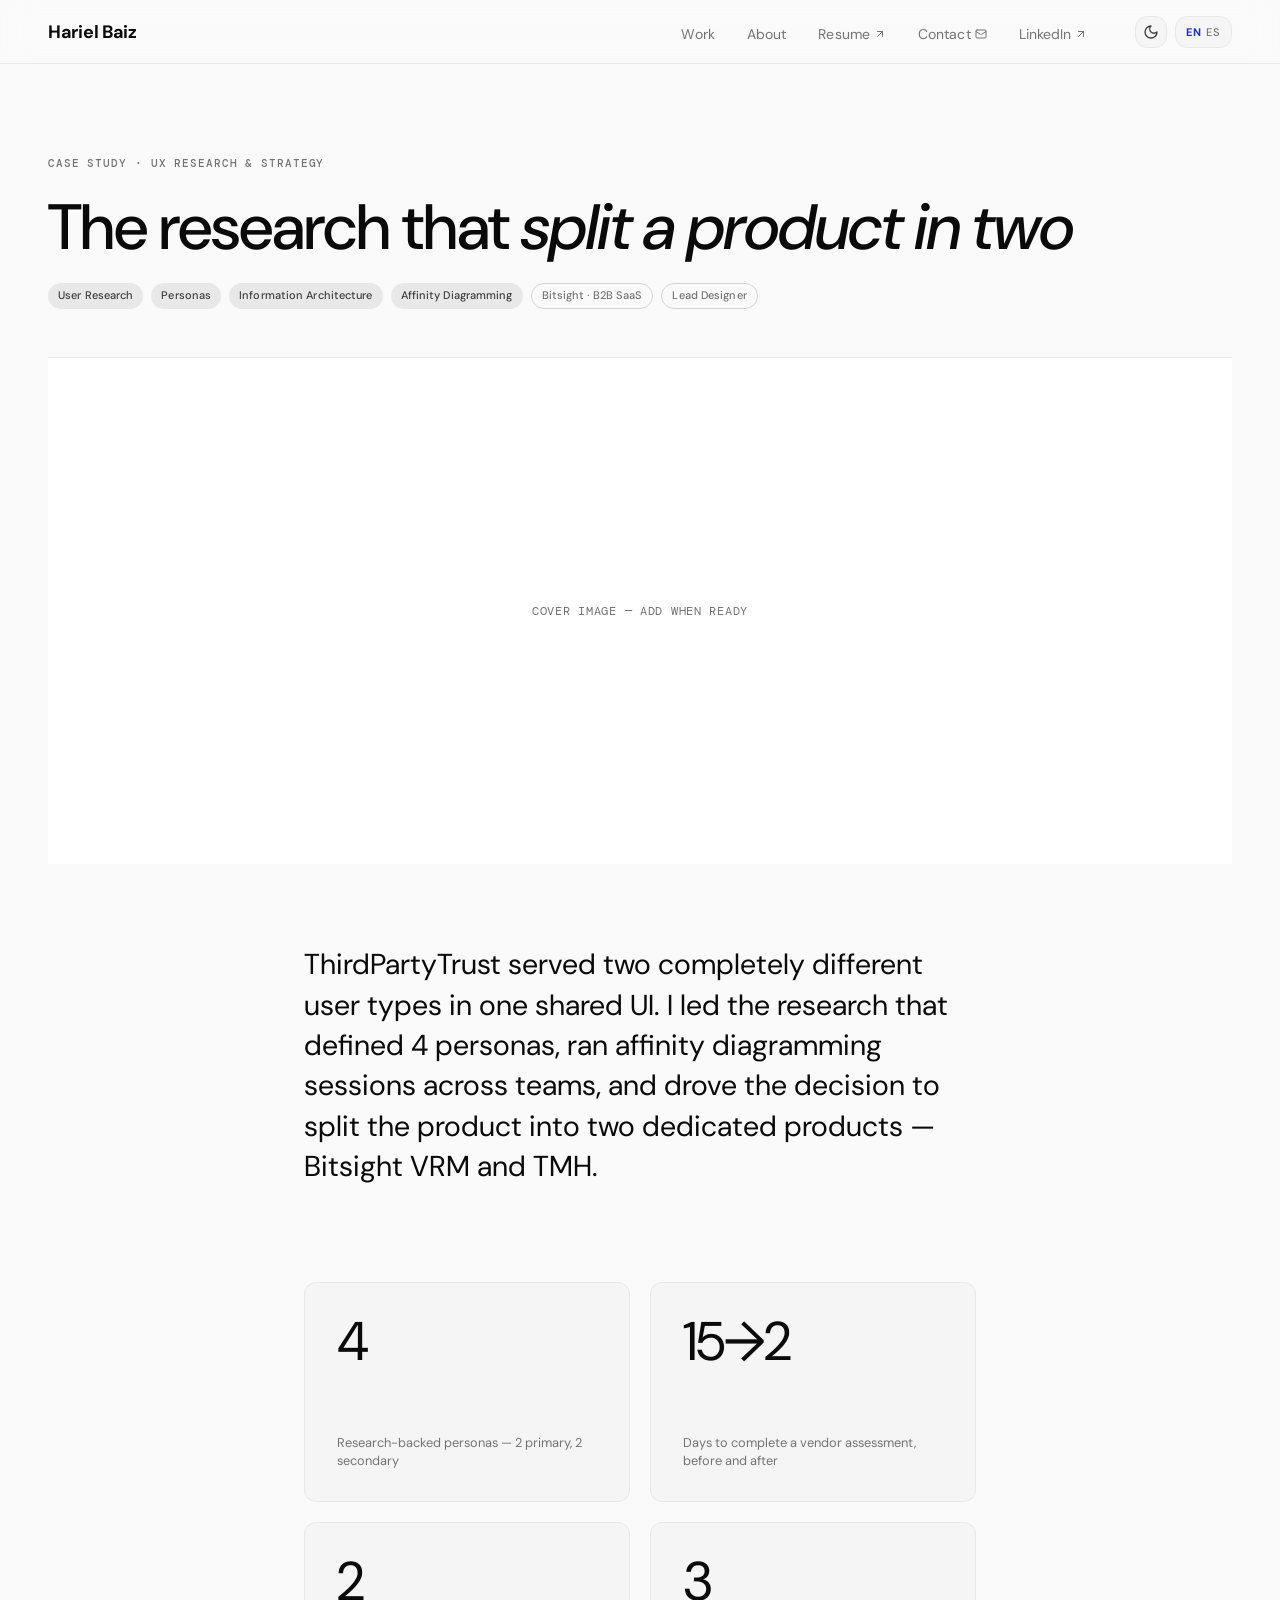
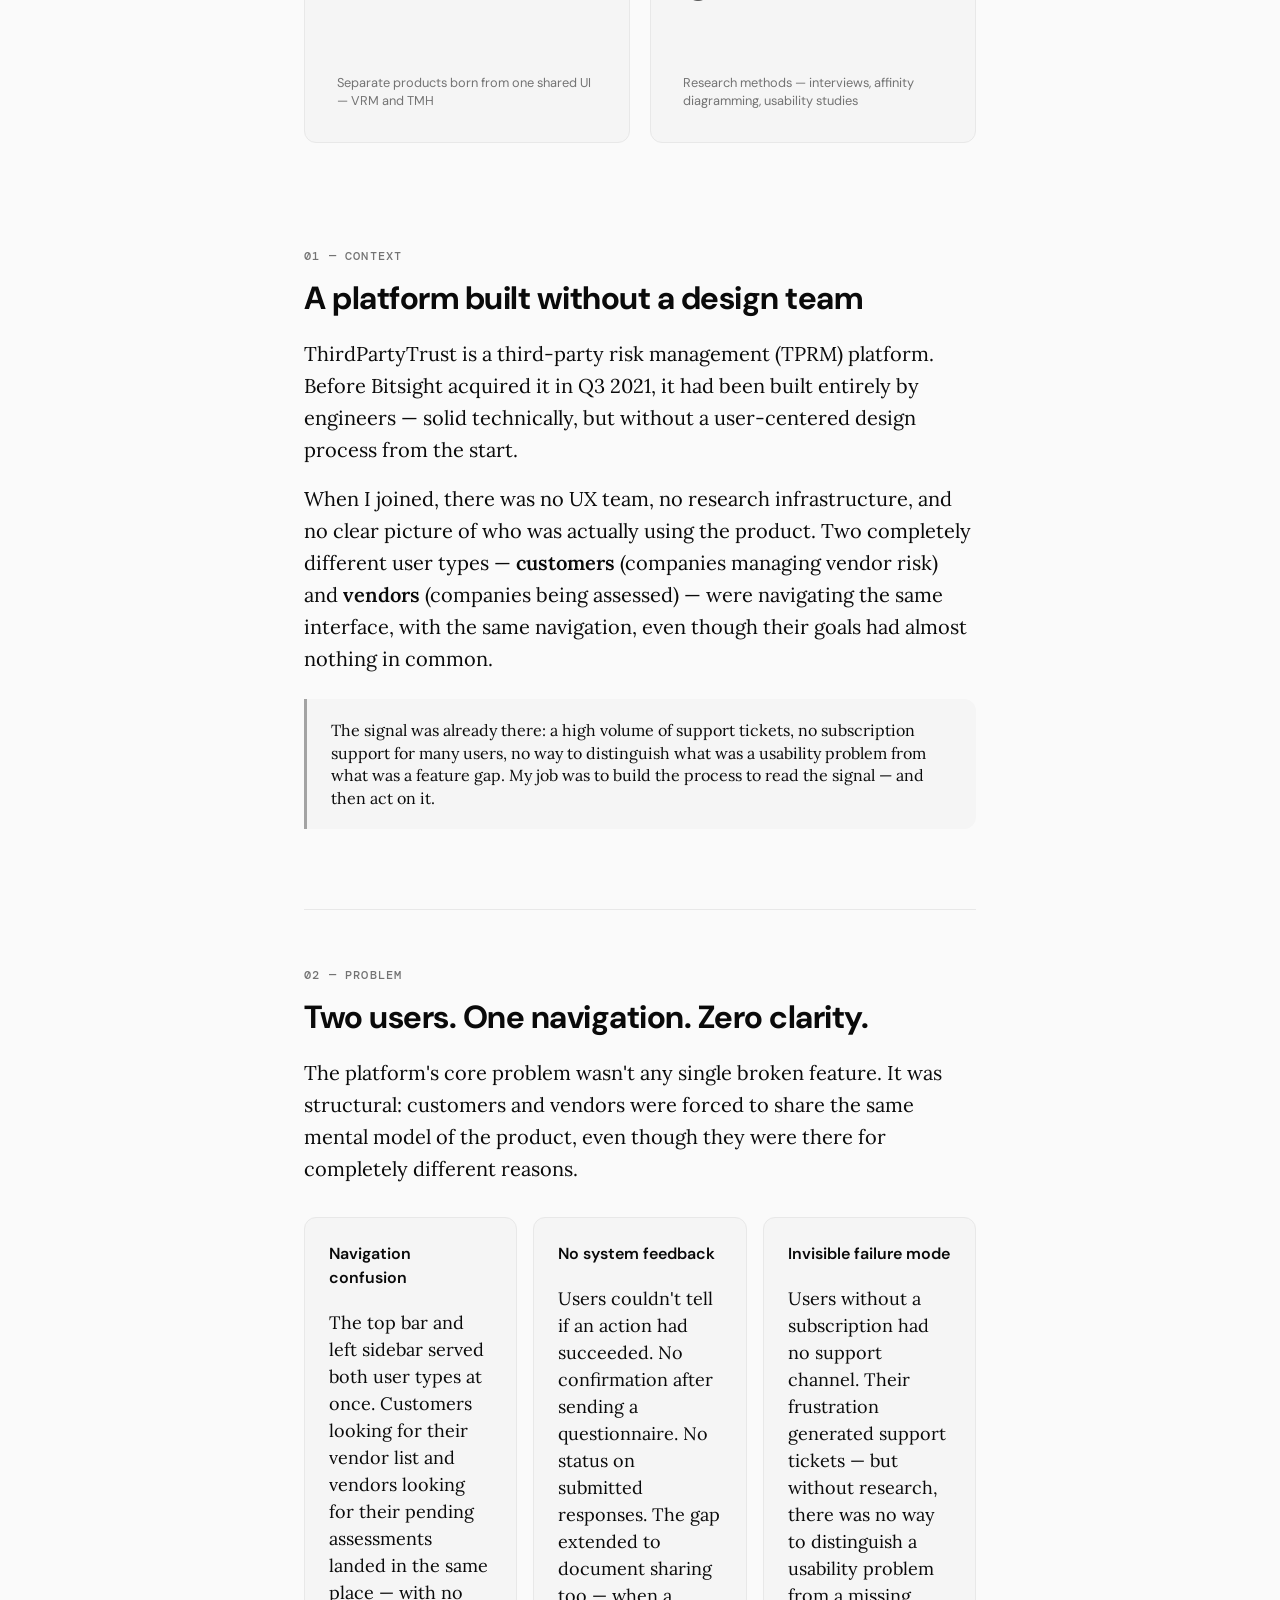
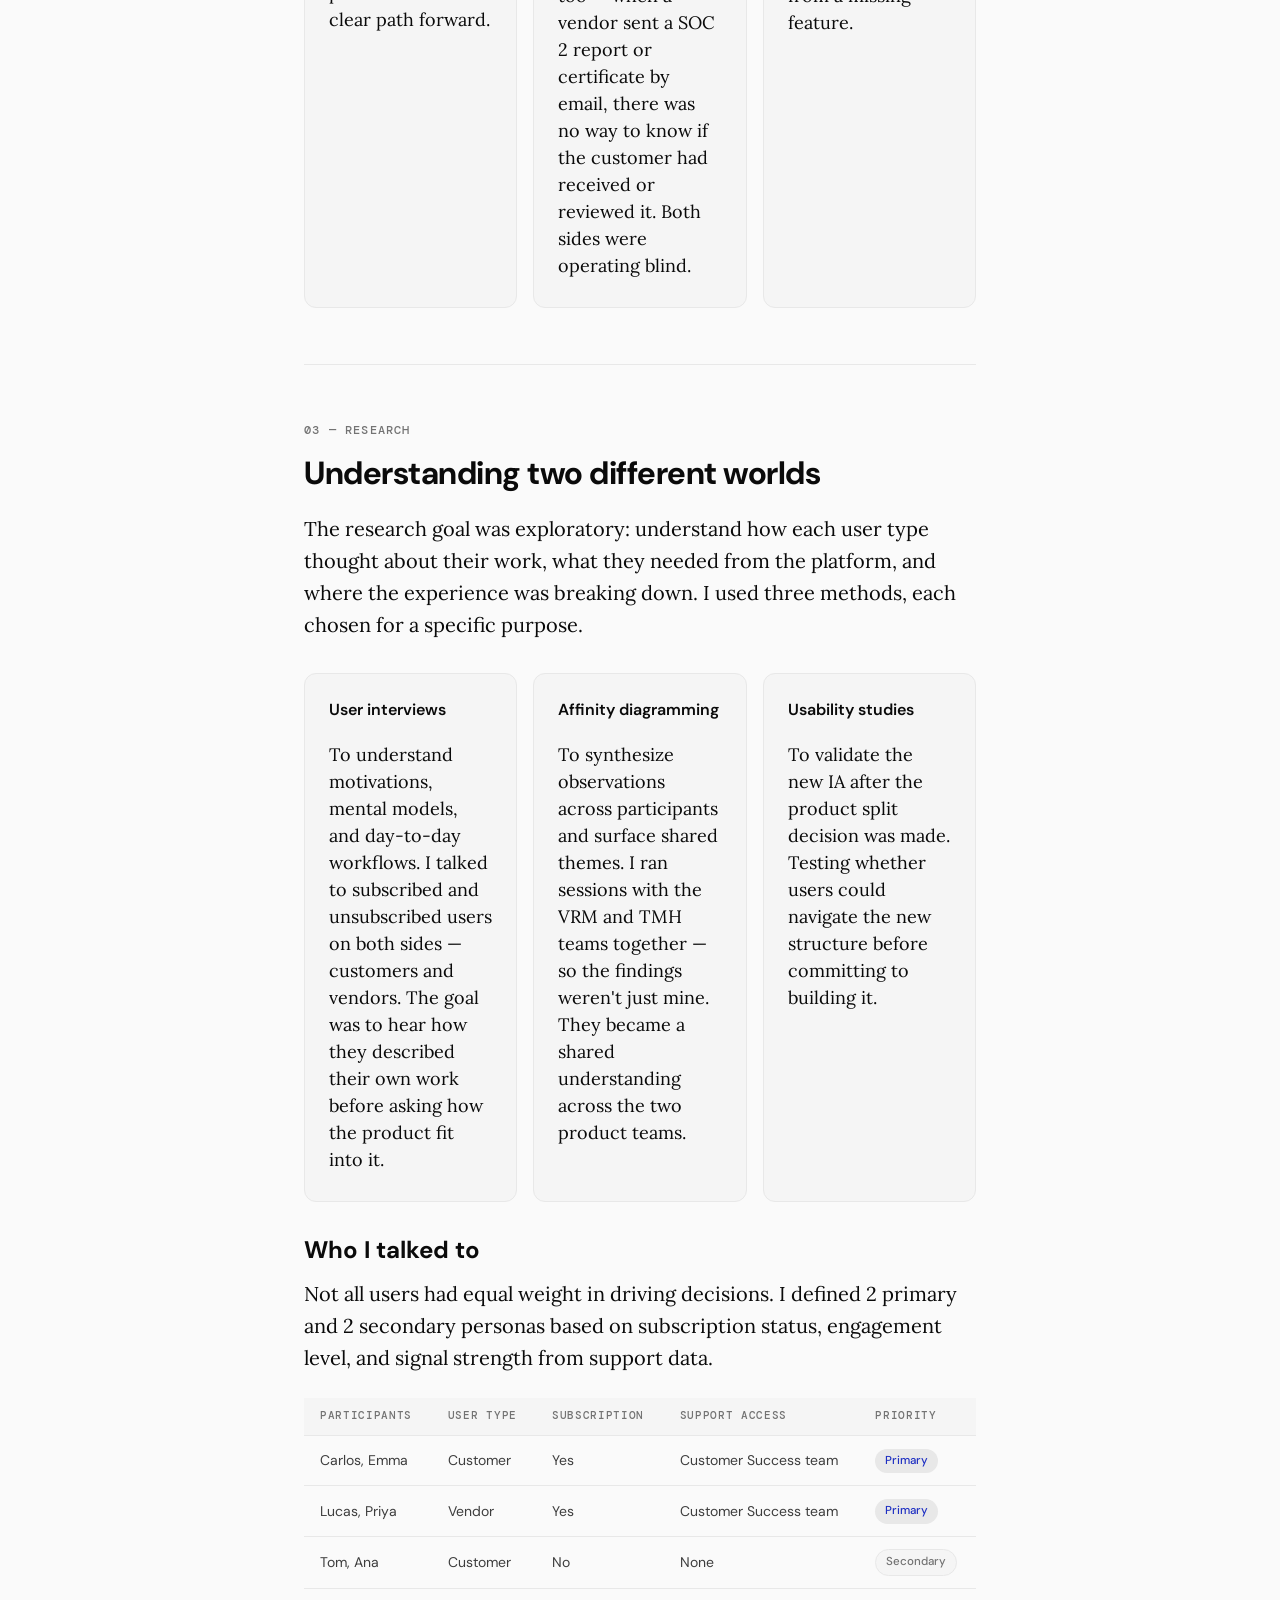
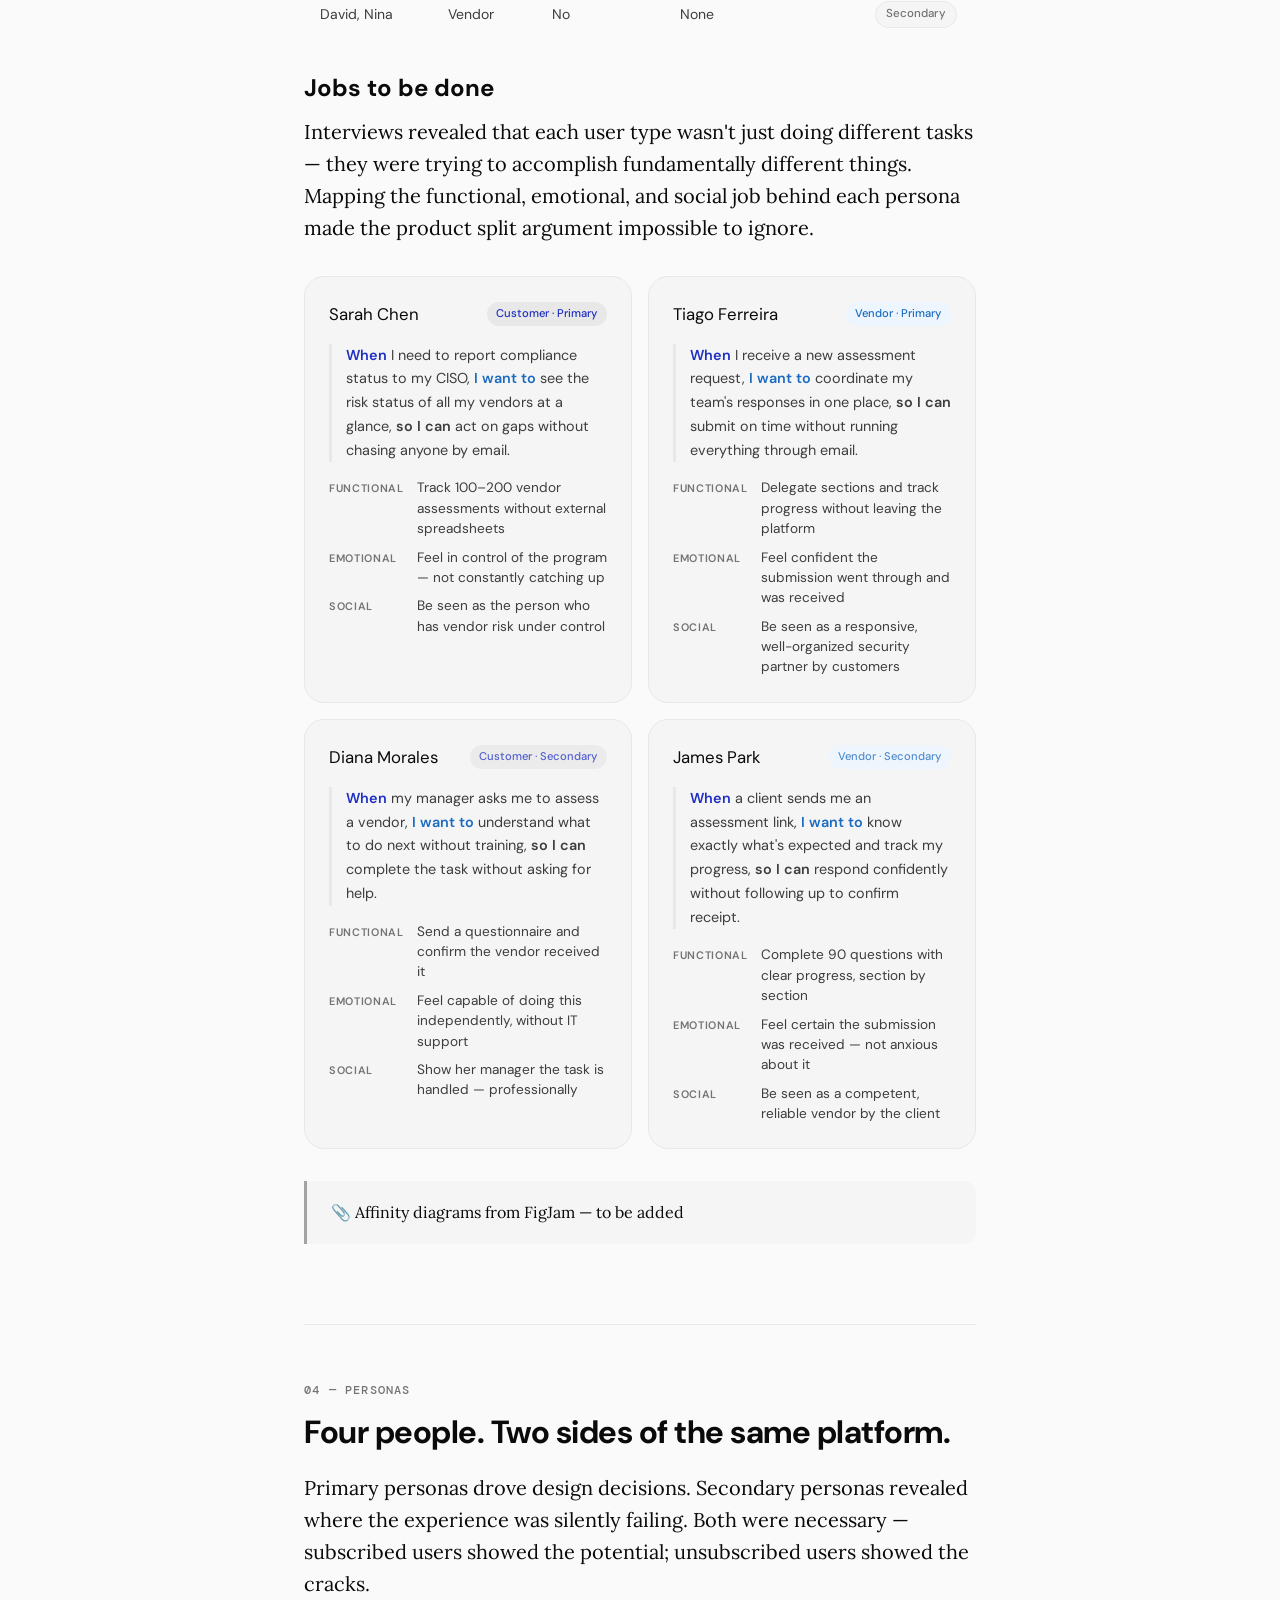
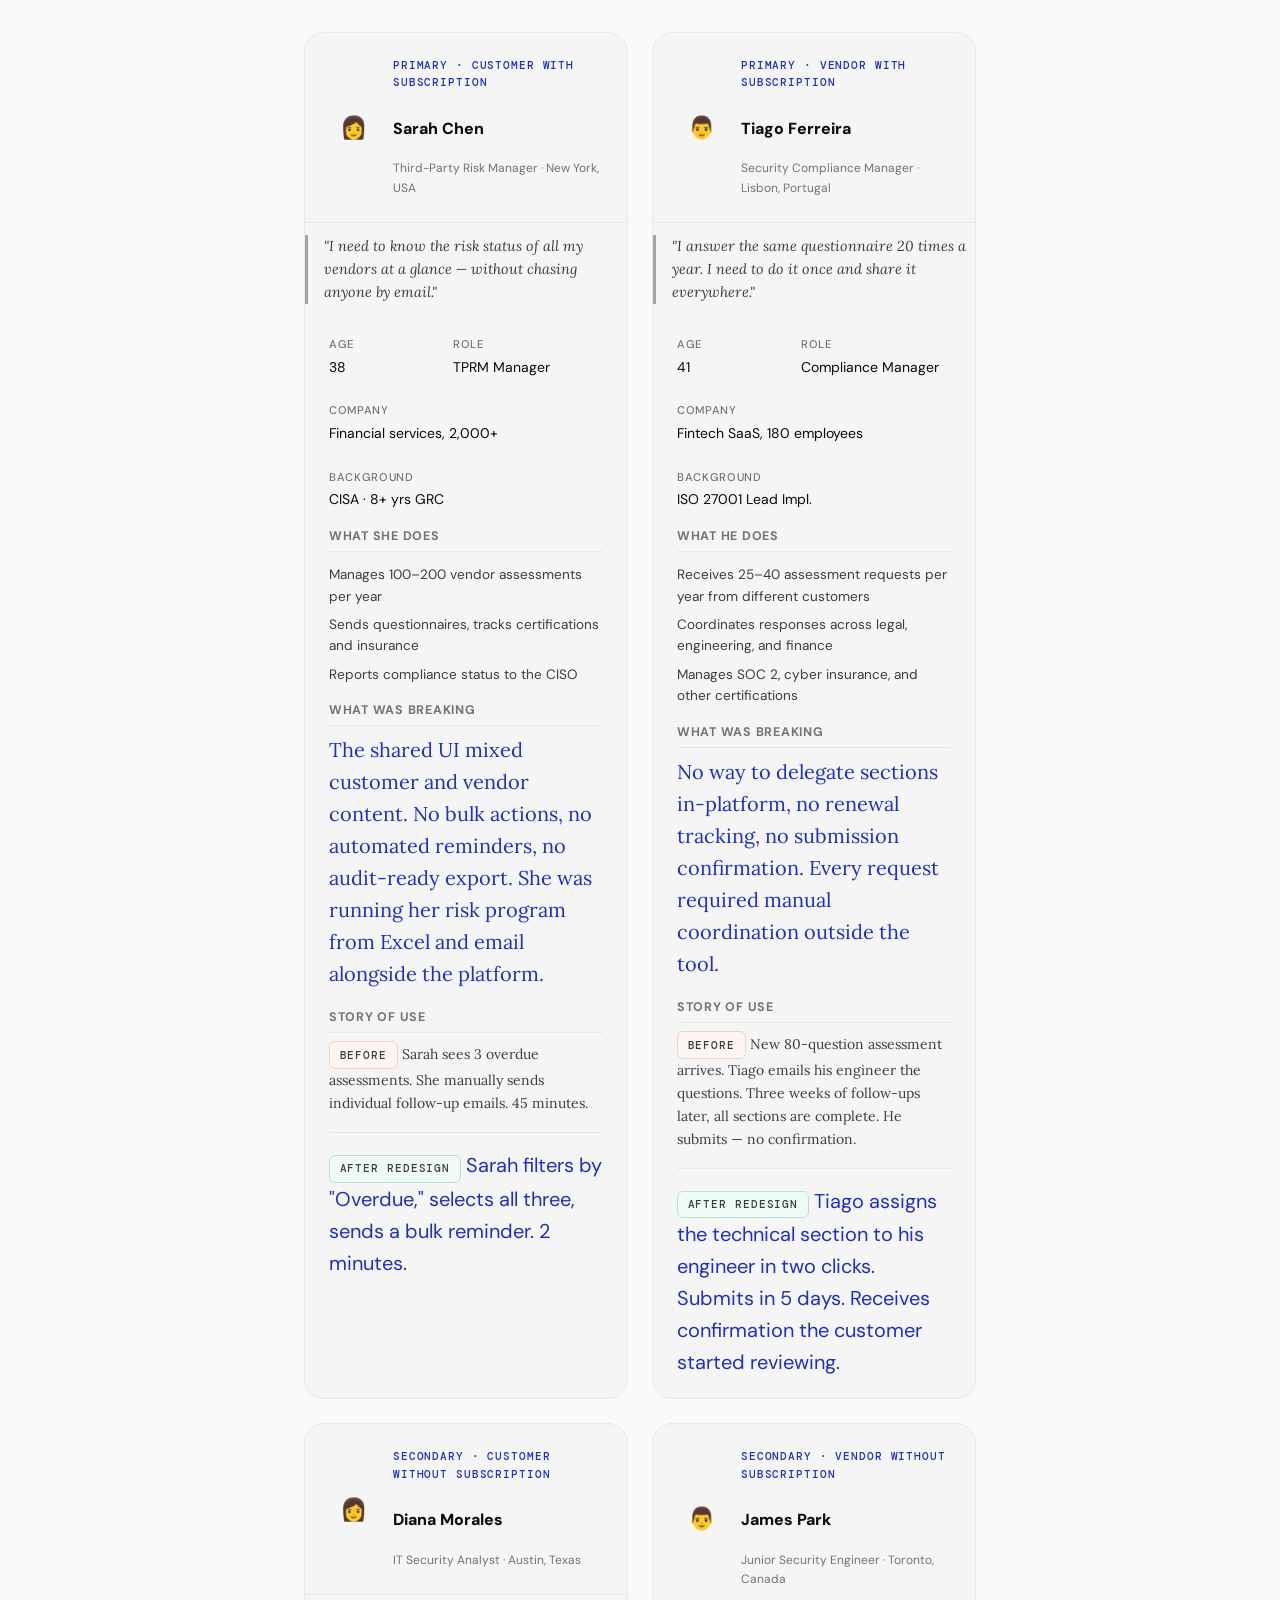
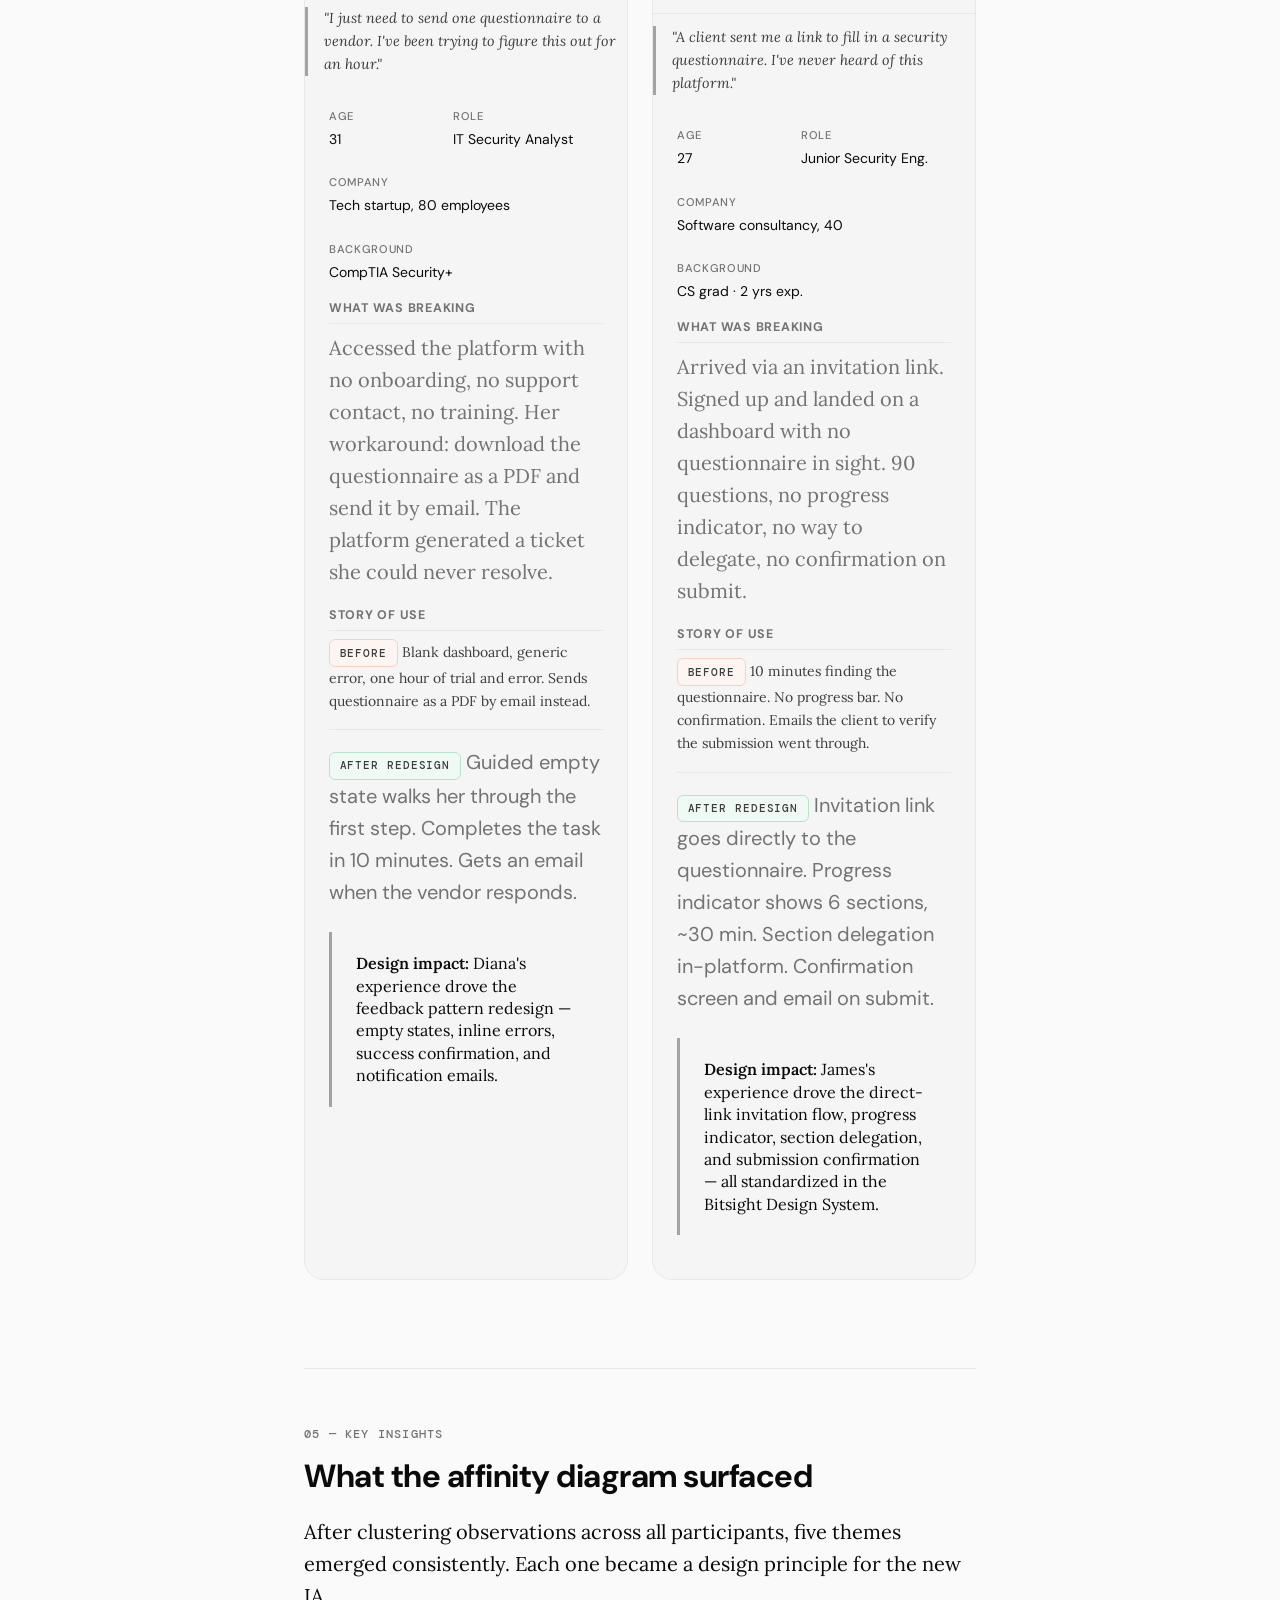
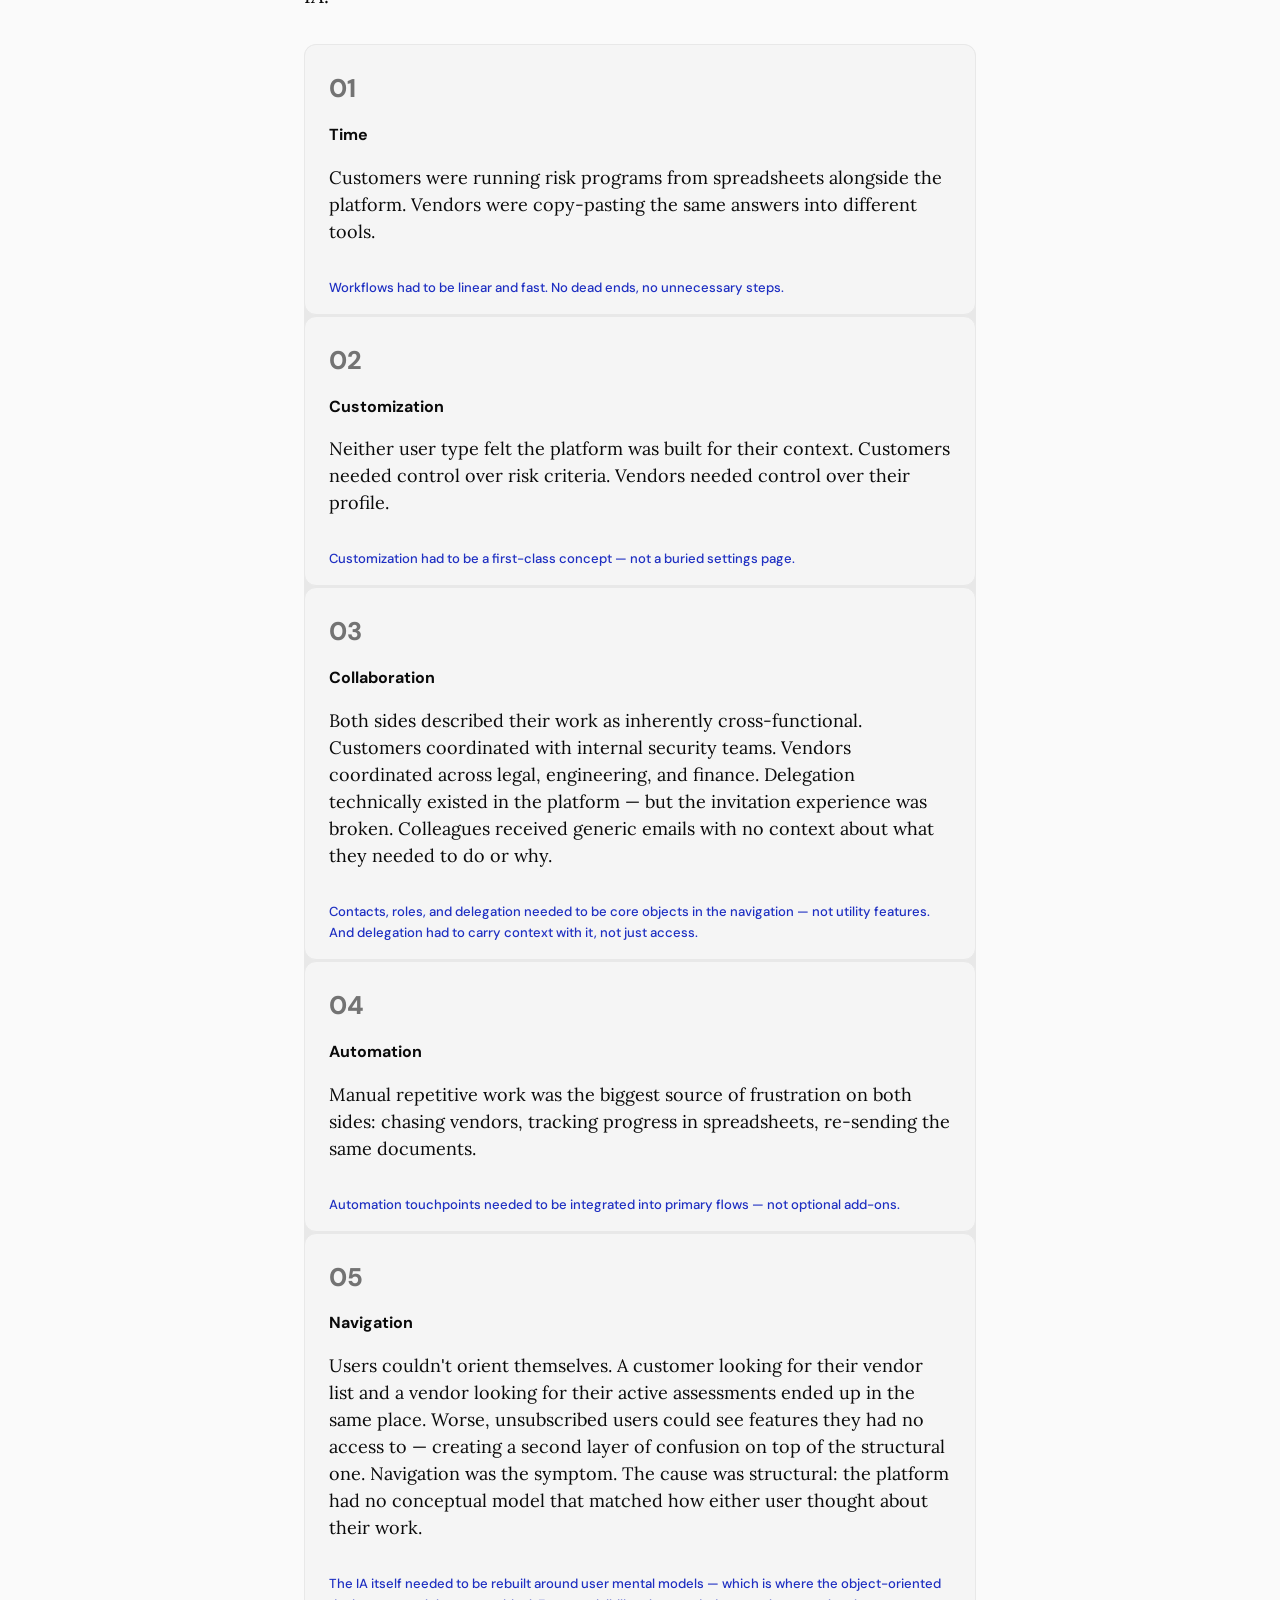
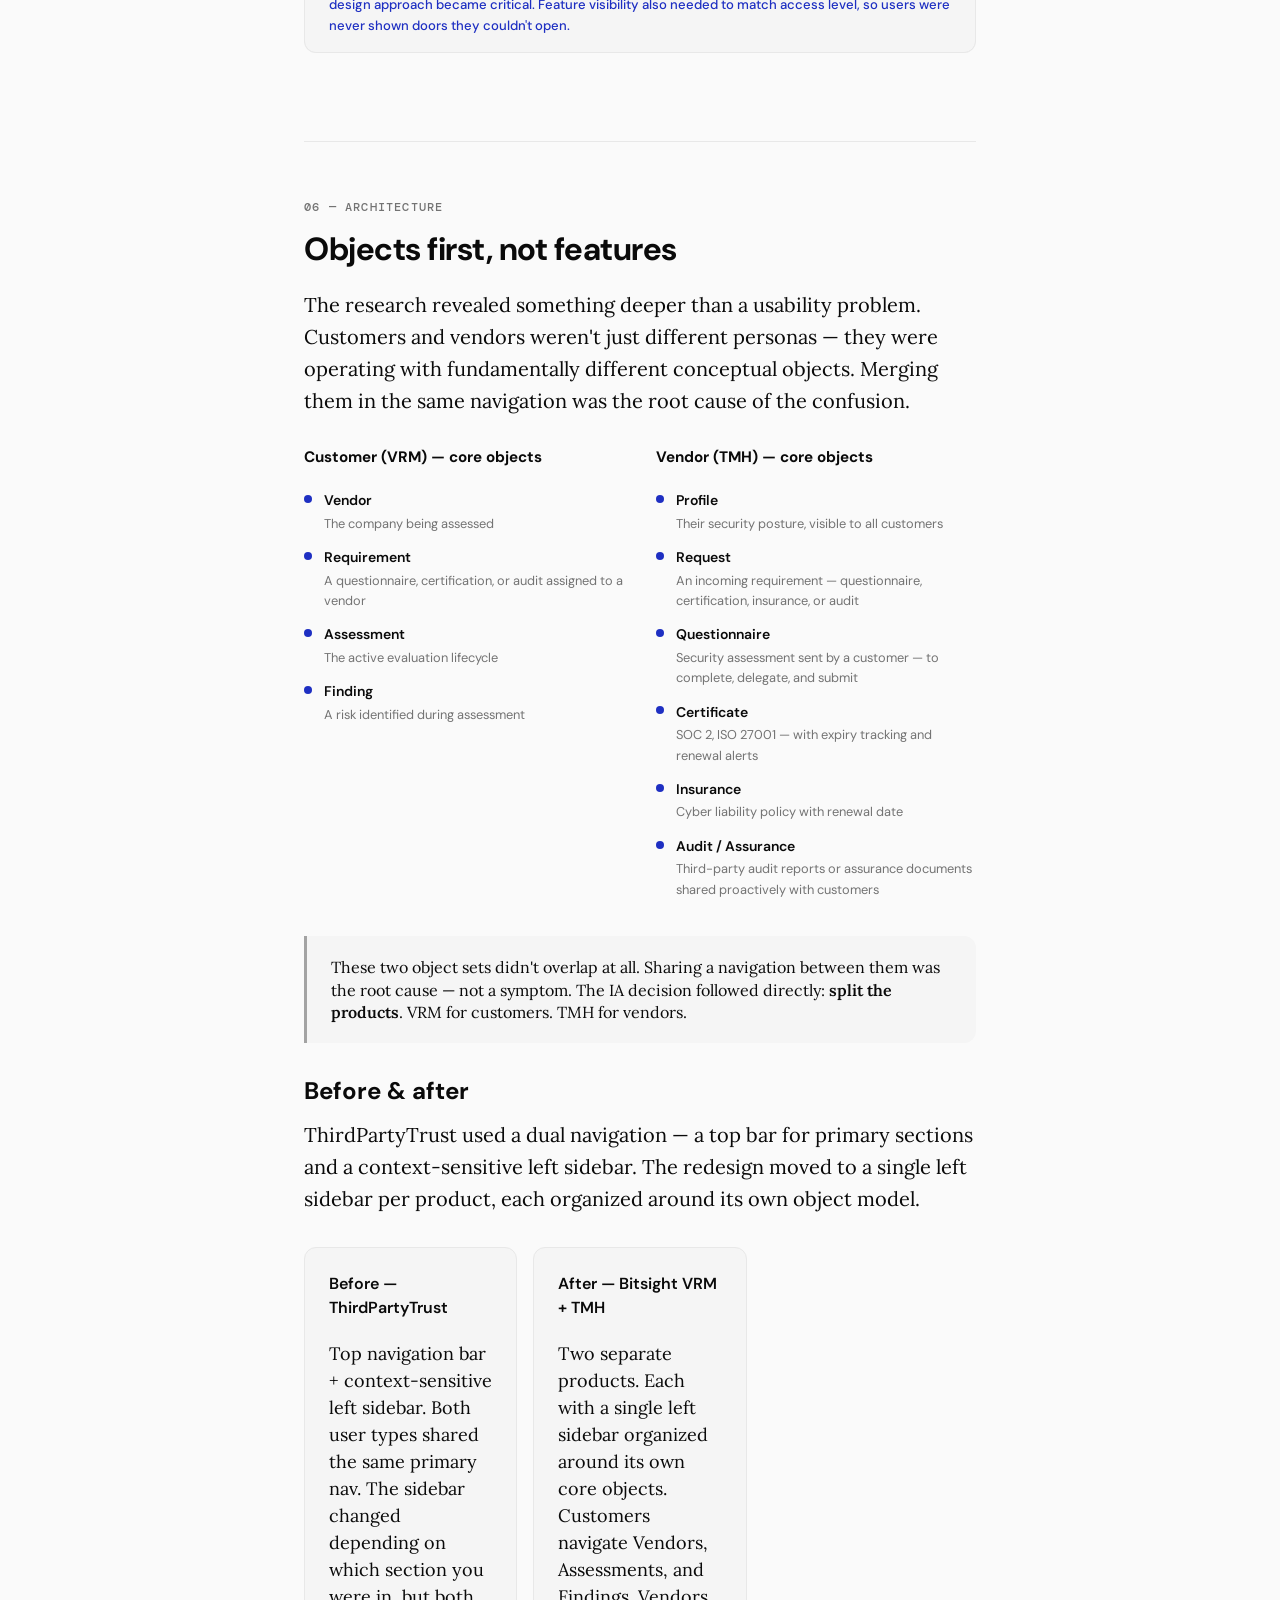
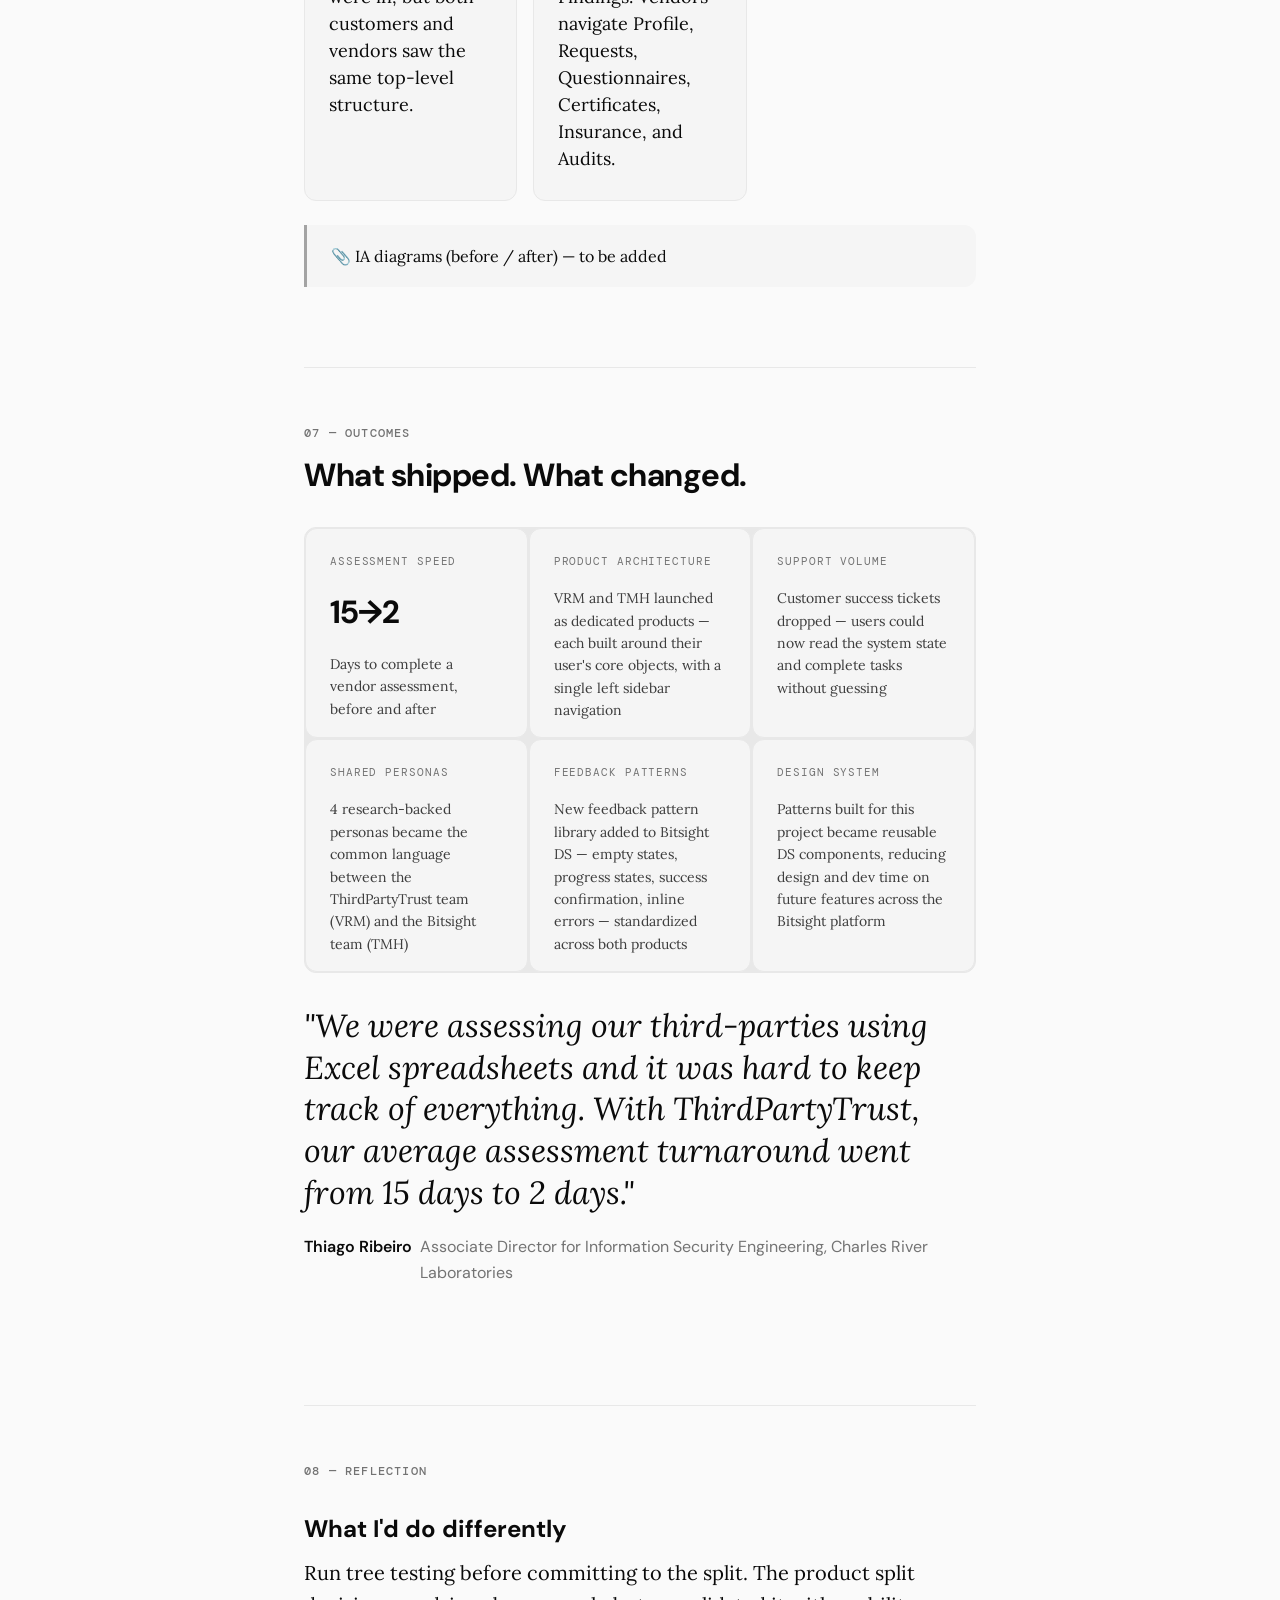
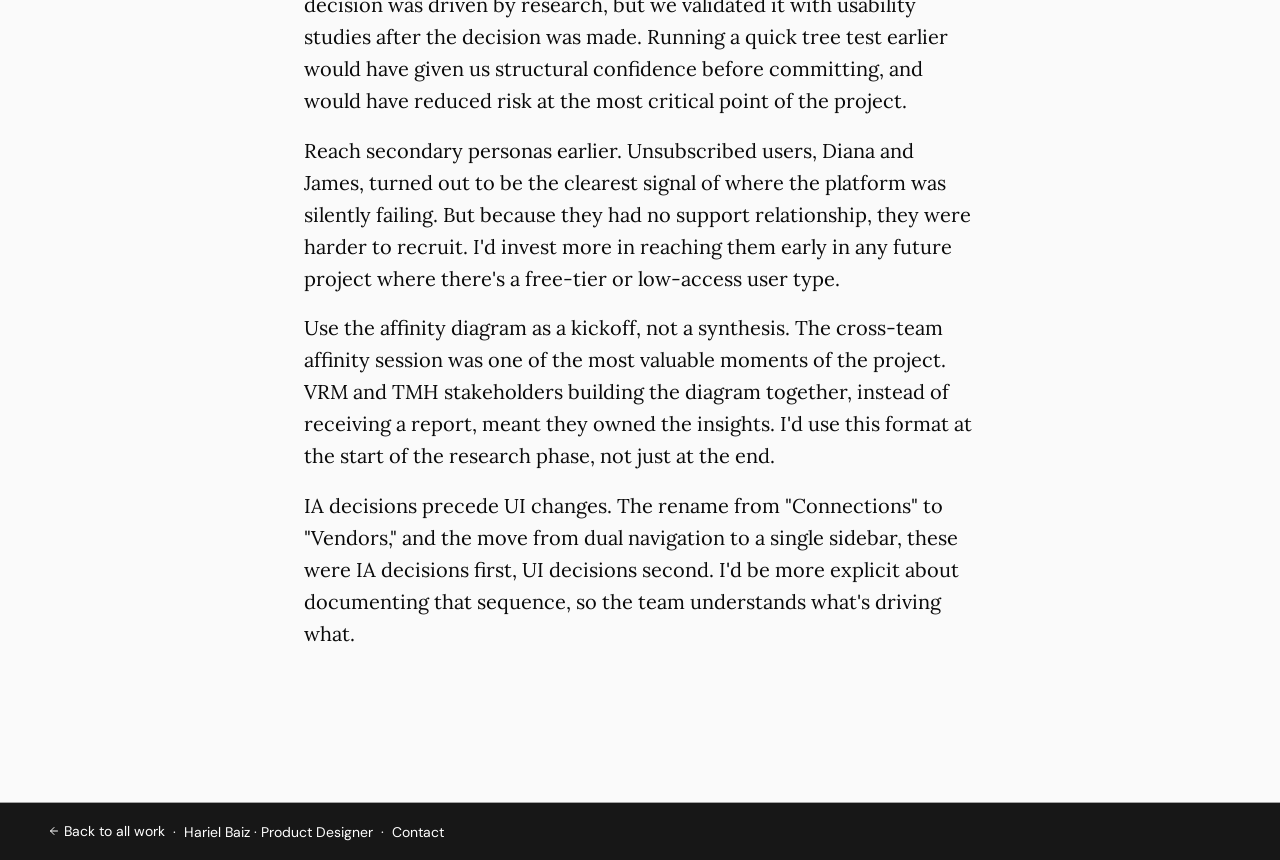
<file: case-study-personas-ia.html>
<!DOCTYPE html>
<html lang="en">
<head>
  <meta charset="UTF-8">
  <link rel="stylesheet" href="css/tokens.css"/>
  <link rel="stylesheet" href="css/base.css"/>
  <link rel="stylesheet" href="css/case-study.css"/>
  <meta name="viewport" content="width=device-width, initial-scale=1.0">
  <title>Personas & IA — Hariel's Portfolio</title>
  <style>
    /* ── JTBD grid ── */
    .jtbd-grid {
      display: grid;
      grid-template-columns: 1fr 1fr;
      gap: 1rem;
      margin: 2rem 0;
    }
    .jtbd-card {
      background: var(--surface-card);
      border: 1px solid var(--border);
      border-radius: var(--r-lg);
      padding: 1.5rem;
      display: flex;
      flex-direction: column;
      gap: 1rem;
    }
    .jtbd-header {
      display: flex;
      align-items: center;
      justify-content: space-between;
      gap: 0.5rem;
    }
    .jtbd-persona {
      font-family: var(--f-serif);
      font-size: 1.05rem;
      color: var(--text-1);
    }
    .jtbd-type {
      font-family: var(--f-ui);
      font-size: 0.7rem;
      font-weight: 500;
      padding: 0.2rem 0.6rem;
      border-radius: var(--r-pill);
      white-space: nowrap;
    }
    .jtbd-type.customer         { background: var(--brand-tag-bg); color: var(--brand); }
    .jtbd-type.vendor           { background: #edf6ff; color: #1a6bbf; }
    .jtbd-type.secondary        { opacity: 0.75; }
    .jtbd-statement {
      font-size: 0.9rem;
      line-height: 1.65;
      color: var(--text-2);
      border-left: 3px solid var(--border);
      padding-left: 0.85rem;
    }
    .jtbd-when  { font-weight: 600; color: var(--brand);   }
    .jtbd-want  { font-weight: 600; color: #1a6bbf;        }
    .jtbd-so    { font-weight: 600; color: var(--text-1);  }
    .jtbd-layers {
      display: flex;
      flex-direction: column;
      gap: 0.5rem;
    }
    .jtbd-layer {
      display: grid;
      grid-template-columns: 80px 1fr;
      gap: 0.5rem;
      align-items: start;
    }
    .jtbd-layer-label {
      font-family: var(--f-ui);
      font-size: 0.68rem;
      font-weight: 600;
      letter-spacing: 0.06em;
      text-transform: uppercase;
      color: var(--text-3);
      padding-top: 2px;
    }
    .jtbd-layer-text {
      font-size: 0.85rem;
      color: var(--text-2);
      line-height: 1.5;
    }
    @media (max-width: 640px) {
      .jtbd-grid { grid-template-columns: 1fr; }
    }
  </style>
</head>
<body>

<!-- ── NAV ── -->
<nav>
  <a class="nav-name" href="index.html" data-i18n="nav.brand">Hariel Baiz</a>
  <ul class="nav-links">
    <li><a href="index.html#work" data-i18n="nav.work">Work</a></li>
    <li><a href="about.html" data-i18n="nav.about">About</a></li>
    <li><a href="downloads/Hariel-Baiz-Resume-EN.pdf" target="_blank"><span data-i18n="nav.resume">Resume</span> <svg width="12" height="12" viewBox="0 0 24 24" fill="none" stroke="currentColor" stroke-width="2" stroke-linecap="round" stroke-linejoin="round"><path d="M7 7h10v10"/><path d="M7 17 17 7"/></svg></a></li>
    <li><a href="#" data-email-href><span data-i18n="nav.contact">Contact</span> <svg width="12" height="12" viewBox="0 0 24 24" fill="none" stroke="currentColor" stroke-width="2" stroke-linecap="round" stroke-linejoin="round"><rect width="20" height="16" x="2" y="4" rx="2"/><path d="m22 7-8.97 5.7a1.94 1.94 0 0 1-2.06 0L2 7"/></svg></a></li>
    <li><a href="https://www.linkedin.com/in/hariel-baiz" class="nav-cta" target="_blank"><span data-i18n="nav.linkedin">LinkedIn</span> <svg width="12" height="12" viewBox="0 0 24 24" fill="none" stroke="currentColor" stroke-width="2" stroke-linecap="round" stroke-linejoin="round"><path d="M7 7h10v10"/><path d="M7 17 17 7"/></svg></a></li>
  </ul>
  <div class="nav-controls">
    <button class="theme-toggle" aria-label="Toggle theme">
      <span class="icon-moon"><svg width="16" height="16" viewBox="0 0 24 24" fill="none" stroke="currentColor" stroke-width="2" stroke-linecap="round" stroke-linejoin="round"><path d="M12 3a6 6 0 0 0 9 9 9 9 0 1 1-9-9Z"/></svg></span>
      <span class="icon-sun"><svg width="16" height="16" viewBox="0 0 24 24" fill="none" stroke="currentColor" stroke-width="2" stroke-linecap="round" stroke-linejoin="round"><circle cx="12" cy="12" r="4"/><path d="M12 2v2"/><path d="M12 20v2"/><path d="m4.93 4.93 1.41 1.41"/><path d="m17.66 17.66 1.41 1.41"/><path d="M2 12h2"/><path d="M20 12h2"/><path d="m6.34 17.66-1.41 1.41"/><path d="m19.07 4.93-1.41 1.41"/></svg></span>
    </button>
    <button class="lang-toggle" aria-label="Toggle language">
      <span class="lang-active">EN</span>
      <span class="lang-label">ES</span>
    </button>
  </div>
</nav>

<!-- ── HERO ── -->
<header class="hero">
  <div class="hero-inner">
    <div class="hero-tag">Case Study · UX Research &amp; Strategy</div>
    <h1>The research that <em>split a product in two</em></h1>
    <div class="hero-meta">
      <span class="chip">User Research</span>
      <span class="chip">Personas</span>
      <span class="chip">Information Architecture</span>
      <span class="chip">Affinity Diagramming</span>
      <span class="chip outline">Bitsight · B2B SaaS</span>
      <span class="chip outline">Lead Designer</span>
    </div>
  </div>
  <figure class="hero-cover hero-cover--placeholder">
    <span>Cover image — add when ready</span>
  </figure>
</header>

<div class="cs-layout">
  <nav class="cs-index" aria-label="Case study sections">
    <ol>
      <li><a href="#context">01 — Context</a></li>
      <li><a href="#problem">02 — Problem</a></li>
      <li><a href="#research">03 — Research</a></li>
      <li><a href="#personas">04 — Personas</a></li>
      <li><a href="#insights">05 — Insights</a></li>
      <li><a href="#architecture">06 — Architecture</a></li>
      <li><a href="#outcomes">07 — Outcomes</a></li>
      <li><a href="#reflection">08 — Reflection</a></li>
    </ol>
  </nav>

  <main class="page-wrap">

    <p class="hero-sub">ThirdPartyTrust served two completely different user types in one shared UI. I led the research that defined 4 personas, ran affinity diagramming sessions across teams, and drove the decision to split the product into two dedicated products — Bitsight VRM and TMH.</p>

    <!-- OUTCOME BANNER -->
    <div class="outcome-banner" aria-label="Key outcomes">
      <div class="outcome-stat">
        <div class="number">4</div>
        <div class="label">Research-backed personas — 2 primary, 2 secondary</div>
      </div>
      <div class="outcome-stat">
        <div class="number">15→2</div>
        <div class="label">Days to complete a vendor assessment, before and after</div>
      </div>
      <div class="outcome-stat">
        <div class="number">2</div>
        <div class="label">Separate products born from one shared UI — VRM and TMH</div>
      </div>
      <div class="outcome-stat">
        <div class="number">3</div>
        <div class="label">Research methods — interviews, affinity diagramming, usability studies</div>
      </div>
    </div>


    <!-- 01 — CONTEXT -->
    <section id="context">
      <div class="section-label">01 — Context</div>
      <h2>A platform built without a design team</h2>
      <p>ThirdPartyTrust is a third-party risk management (TPRM) platform. Before Bitsight acquired it in Q3 2021, it had been built entirely by engineers — solid technically, but without a user-centered design process from the start.</p>
      <p>When I joined, there was no UX team, no research infrastructure, and no clear picture of who was actually using the product. Two completely different user types — <strong>customers</strong> (companies managing vendor risk) and <strong>vendors</strong> (companies being assessed) — were navigating the same interface, with the same navigation, even though their goals had almost nothing in common.</p>
      <div class="callout">
        <p>The signal was already there: a high volume of support tickets, no subscription support for many users, no way to distinguish what was a usability problem from what was a feature gap. My job was to build the process to read the signal — and then act on it.</p>
      </div>
    </section>


    <!-- 02 — PROBLEM -->
    <section id="problem">
      <div class="section-label">02 — Problem</div>
      <h2>Two users. One navigation. Zero clarity.</h2>
      <p>The platform's core problem wasn't any single broken feature. It was structural: customers and vendors were forced to share the same mental model of the product, even though they were there for completely different reasons.</p>

      <div class="methods-grid">
        <div class="cs-card">
          <div class="card-title">Navigation confusion</div>
          <p>The top bar and left sidebar served both user types at once. Customers looking for their vendor list and vendors looking for their pending assessments landed in the same place — with no clear path forward.</p>
        </div>
        <div class="cs-card">
          <div class="card-title">No system feedback</div>
          <p>Users couldn't tell if an action had succeeded. No confirmation after sending a questionnaire. No status on submitted responses. The gap extended to document sharing too — when a vendor sent a SOC 2 report or certificate by email, there was no way to know if the customer had received or reviewed it. Both sides were operating blind.</p>
        </div>
        <div class="cs-card">
          <div class="card-title">Invisible failure mode</div>
          <p>Users without a subscription had no support channel. Their frustration generated support tickets — but without research, there was no way to distinguish a usability problem from a missing feature.</p>
        </div>
      </div>
    </section>


    <!-- 03 — RESEARCH -->
    <section id="research">
      <div class="section-label">03 — Research</div>
      <h2>Understanding two different worlds</h2>
      <p>The research goal was exploratory: understand how each user type thought about their work, what they needed from the platform, and where the experience was breaking down. I used three methods, each chosen for a specific purpose.</p>

      <div class="methods-grid">
        <div class="cs-card">
          <div class="card-title">User interviews</div>
          <p>To understand motivations, mental models, and day-to-day workflows. I talked to subscribed and unsubscribed users on both sides — customers and vendors. The goal was to hear how they described their own work before asking how the product fit into it.</p>
        </div>
        <div class="cs-card">
          <div class="card-title">Affinity diagramming</div>
          <p>To synthesize observations across participants and surface shared themes. I ran sessions with the VRM and TMH teams together — so the findings weren't just mine. They became a shared understanding across the two product teams.</p>
        </div>
        <div class="cs-card">
          <div class="card-title">Usability studies</div>
          <p>To validate the new IA after the product split decision was made. Testing whether users could navigate the new structure before committing to building it.</p>
        </div>
      </div>

      <h3>Who I talked to</h3>
      <p>Not all users had equal weight in driving decisions. I defined 2 primary and 2 secondary personas based on subscription status, engagement level, and signal strength from support data.</p>

      <table class="participant-table">
        <thead>
          <tr>
            <th>Participants</th>
            <th>User type</th>
            <th>Subscription</th>
            <th>Support access</th>
            <th>Priority</th>
          </tr>
        </thead>
        <tbody>
          <tr>
            <td>Carlos, Emma</td>
            <td>Customer</td>
            <td>Yes</td>
            <td>Customer Success team</td>
            <td><span class="badge badge-primary">Primary</span></td>
          </tr>
          <tr>
            <td>Lucas, Priya</td>
            <td>Vendor</td>
            <td>Yes</td>
            <td>Customer Success team</td>
            <td><span class="badge badge-primary">Primary</span></td>
          </tr>
          <tr>
            <td>Tom, Ana</td>
            <td>Customer</td>
            <td>No</td>
            <td>None</td>
            <td><span class="badge badge-secondary">Secondary</span></td>
          </tr>
          <tr>
            <td>David, Nina</td>
            <td>Vendor</td>
            <td>No</td>
            <td>None</td>
            <td><span class="badge badge-secondary">Secondary</span></td>
          </tr>
        </tbody>
      </table>

      <h3>Jobs to be done</h3>
      <p>Interviews revealed that each user type wasn't just doing different tasks — they were trying to accomplish fundamentally different things. Mapping the functional, emotional, and social job behind each persona made the product split argument impossible to ignore.</p>

      <div class="jtbd-grid">

        <!-- SARAH -->
        <div class="jtbd-card">
          <div class="jtbd-header">
            <div class="jtbd-persona">Sarah Chen</div>
            <div class="jtbd-type customer">Customer · Primary</div>
          </div>
          <div class="jtbd-statement">
            <span class="jtbd-when">When</span> I need to report compliance status to my CISO,
            <span class="jtbd-want">I want to</span> see the risk status of all my vendors at a glance,
            <span class="jtbd-so">so I can</span> act on gaps without chasing anyone by email.
          </div>
          <div class="jtbd-layers">
            <div class="jtbd-layer">
              <div class="jtbd-layer-label">Functional</div>
              <div class="jtbd-layer-text">Track 100–200 vendor assessments without external spreadsheets</div>
            </div>
            <div class="jtbd-layer">
              <div class="jtbd-layer-label">Emotional</div>
              <div class="jtbd-layer-text">Feel in control of the program — not constantly catching up</div>
            </div>
            <div class="jtbd-layer">
              <div class="jtbd-layer-label">Social</div>
              <div class="jtbd-layer-text">Be seen as the person who has vendor risk under control</div>
            </div>
          </div>
        </div>

        <!-- TIAGO -->
        <div class="jtbd-card">
          <div class="jtbd-header">
            <div class="jtbd-persona">Tiago Ferreira</div>
            <div class="jtbd-type vendor">Vendor · Primary</div>
          </div>
          <div class="jtbd-statement">
            <span class="jtbd-when">When</span> I receive a new assessment request,
            <span class="jtbd-want">I want to</span> coordinate my team's responses in one place,
            <span class="jtbd-so">so I can</span> submit on time without running everything through email.
          </div>
          <div class="jtbd-layers">
            <div class="jtbd-layer">
              <div class="jtbd-layer-label">Functional</div>
              <div class="jtbd-layer-text">Delegate sections and track progress without leaving the platform</div>
            </div>
            <div class="jtbd-layer">
              <div class="jtbd-layer-label">Emotional</div>
              <div class="jtbd-layer-text">Feel confident the submission went through and was received</div>
            </div>
            <div class="jtbd-layer">
              <div class="jtbd-layer-label">Social</div>
              <div class="jtbd-layer-text">Be seen as a responsive, well-organized security partner by customers</div>
            </div>
          </div>
        </div>

        <!-- DIANA -->
        <div class="jtbd-card">
          <div class="jtbd-header">
            <div class="jtbd-persona">Diana Morales</div>
            <div class="jtbd-type customer secondary">Customer · Secondary</div>
          </div>
          <div class="jtbd-statement">
            <span class="jtbd-when">When</span> my manager asks me to assess a vendor,
            <span class="jtbd-want">I want to</span> understand what to do next without training,
            <span class="jtbd-so">so I can</span> complete the task without asking for help.
          </div>
          <div class="jtbd-layers">
            <div class="jtbd-layer">
              <div class="jtbd-layer-label">Functional</div>
              <div class="jtbd-layer-text">Send a questionnaire and confirm the vendor received it</div>
            </div>
            <div class="jtbd-layer">
              <div class="jtbd-layer-label">Emotional</div>
              <div class="jtbd-layer-text">Feel capable of doing this independently, without IT support</div>
            </div>
            <div class="jtbd-layer">
              <div class="jtbd-layer-label">Social</div>
              <div class="jtbd-layer-text">Show her manager the task is handled — professionally</div>
            </div>
          </div>
        </div>

        <!-- JAMES -->
        <div class="jtbd-card">
          <div class="jtbd-header">
            <div class="jtbd-persona">James Park</div>
            <div class="jtbd-type vendor secondary">Vendor · Secondary</div>
          </div>
          <div class="jtbd-statement">
            <span class="jtbd-when">When</span> a client sends me an assessment link,
            <span class="jtbd-want">I want to</span> know exactly what's expected and track my progress,
            <span class="jtbd-so">so I can</span> respond confidently without following up to confirm receipt.
          </div>
          <div class="jtbd-layers">
            <div class="jtbd-layer">
              <div class="jtbd-layer-label">Functional</div>
              <div class="jtbd-layer-text">Complete 90 questions with clear progress, section by section</div>
            </div>
            <div class="jtbd-layer">
              <div class="jtbd-layer-label">Emotional</div>
              <div class="jtbd-layer-text">Feel certain the submission was received — not anxious about it</div>
            </div>
            <div class="jtbd-layer">
              <div class="jtbd-layer-label">Social</div>
              <div class="jtbd-layer-text">Be seen as a competent, reliable vendor by the client</div>
            </div>
          </div>
        </div>

      </div><!-- /jtbd-grid -->

      <div class="callout">
        <p>📎 Affinity diagrams from FigJam — to be added</p>
      </div>
    </section>


    <!-- 04 — PERSONAS -->
    <section id="personas">
      <div class="section-label">04 — Personas</div>
      <h2>Four people. Two sides of the same platform.</h2>
      <p>Primary personas drove design decisions. Secondary personas revealed where the experience was silently failing. Both were necessary — subscribed users showed the potential; unsubscribed users showed the cracks.</p>

      <div class="personas-grid">

        <!-- SARAH -->
        <div class="persona-card primary">
          <div class="persona-header">
            <div class="persona-avatar">👩</div>
            <div class="persona-meta">
              <div class="persona-type">Primary · Customer with subscription</div>
              <div class="persona-name">Sarah Chen</div>
              <div class="persona-role">Third-Party Risk Manager · New York, USA</div>
            </div>
          </div>
          <div class="persona-quote">"I need to know the risk status of all my vendors at a glance — without chasing anyone by email."</div>
          <div class="persona-body">
            <div class="persona-row">
              <div class="persona-field"><label>Age</label><span>38</span></div>
              <div class="persona-field"><label>Role</label><span>TPRM Manager</span></div>
              <div class="persona-field"><label>Company</label><span>Financial services, 2,000+</span></div>
              <div class="persona-field"><label>Background</label><span>CISA · 8+ yrs GRC</span></div>
            </div>
            <div class="persona-section-title">What she does</div>
            <ul class="persona-list">
              <li>Manages 100–200 vendor assessments per year</li>
              <li>Sends questionnaires, tracks certifications and insurance</li>
              <li>Reports compliance status to the CISO</li>
            </ul>
            <div class="persona-section-title">What was breaking</div>
            <p>The shared UI mixed customer and vendor content. No bulk actions, no automated reminders, no audit-ready export. She was running her risk program from Excel and email alongside the platform.</p>
            <div class="persona-section-title">Story of use</div>
            <div class="persona-story">
              <span class="story-label before">Before</span>
              Sarah sees 3 overdue assessments. She manually sends individual follow-up emails. 45 minutes.
            </div>
            <div class="story-after">
              <span class="story-label after">After redesign</span>
              Sarah filters by "Overdue," selects all three, sends a bulk reminder. 2 minutes.
            </div>
          </div>
        </div>

        <!-- TIAGO -->
        <div class="persona-card primary">
          <div class="persona-header">
            <div class="persona-avatar">👨</div>
            <div class="persona-meta">
              <div class="persona-type">Primary · Vendor with subscription</div>
              <div class="persona-name">Tiago Ferreira</div>
              <div class="persona-role">Security Compliance Manager · Lisbon, Portugal</div>
            </div>
          </div>
          <div class="persona-quote">"I answer the same questionnaire 20 times a year. I need to do it once and share it everywhere."</div>
          <div class="persona-body">
            <div class="persona-row">
              <div class="persona-field"><label>Age</label><span>41</span></div>
              <div class="persona-field"><label>Role</label><span>Compliance Manager</span></div>
              <div class="persona-field"><label>Company</label><span>Fintech SaaS, 180 employees</span></div>
              <div class="persona-field"><label>Background</label><span>ISO 27001 Lead Impl.</span></div>
            </div>
            <div class="persona-section-title">What he does</div>
            <ul class="persona-list">
              <li>Receives 25–40 assessment requests per year from different customers</li>
              <li>Coordinates responses across legal, engineering, and finance</li>
              <li>Manages SOC 2, cyber insurance, and other certifications</li>
            </ul>
            <div class="persona-section-title">What was breaking</div>
            <p>No way to delegate sections in-platform, no renewal tracking, no submission confirmation. Every request required manual coordination outside the tool.</p>
            <div class="persona-section-title">Story of use</div>
            <div class="persona-story">
              <span class="story-label before">Before</span>
              New 80-question assessment arrives. Tiago emails his engineer the questions. Three weeks of follow-ups later, all sections are complete. He submits — no confirmation.
            </div>
            <div class="story-after">
              <span class="story-label after">After redesign</span>
              Tiago assigns the technical section to his engineer in two clicks. Submits in 5 days. Receives confirmation the customer started reviewing.
            </div>
          </div>
        </div>

        <!-- DIANA -->
        <div class="persona-card secondary">
          <div class="persona-header">
            <div class="persona-avatar">👩</div>
            <div class="persona-meta">
              <div class="persona-type">Secondary · Customer without subscription</div>
              <div class="persona-name">Diana Morales</div>
              <div class="persona-role">IT Security Analyst · Austin, Texas</div>
            </div>
          </div>
          <div class="persona-quote">"I just need to send one questionnaire to a vendor. I've been trying to figure this out for an hour."</div>
          <div class="persona-body">
            <div class="persona-row">
              <div class="persona-field"><label>Age</label><span>31</span></div>
              <div class="persona-field"><label>Role</label><span>IT Security Analyst</span></div>
              <div class="persona-field"><label>Company</label><span>Tech startup, 80 employees</span></div>
              <div class="persona-field"><label>Background</label><span>CompTIA Security+</span></div>
            </div>
            <div class="persona-section-title">What was breaking</div>
            <p>Accessed the platform with no onboarding, no support contact, no training. Her workaround: download the questionnaire as a PDF and send it by email. The platform generated a ticket she could never resolve.</p>
            <div class="persona-section-title">Story of use</div>
            <div class="persona-story">
              <span class="story-label before">Before</span>
              Blank dashboard, generic error, one hour of trial and error. Sends questionnaire as a PDF by email instead.
            </div>
            <div class="story-after">
              <span class="story-label after">After redesign</span>
              Guided empty state walks her through the first step. Completes the task in 10 minutes. Gets an email when the vendor responds.
            </div>
            <div class="callout">
              <p><strong>Design impact:</strong> Diana's experience drove the feedback pattern redesign — empty states, inline errors, success confirmation, and notification emails.</p>
            </div>
          </div>
        </div>

        <!-- JAMES -->
        <div class="persona-card secondary">
          <div class="persona-header">
            <div class="persona-avatar">👨</div>
            <div class="persona-meta">
              <div class="persona-type">Secondary · Vendor without subscription</div>
              <div class="persona-name">James Park</div>
              <div class="persona-role">Junior Security Engineer · Toronto, Canada</div>
            </div>
          </div>
          <div class="persona-quote">"A client sent me a link to fill in a security questionnaire. I've never heard of this platform."</div>
          <div class="persona-body">
            <div class="persona-row">
              <div class="persona-field"><label>Age</label><span>27</span></div>
              <div class="persona-field"><label>Role</label><span>Junior Security Eng.</span></div>
              <div class="persona-field"><label>Company</label><span>Software consultancy, 40</span></div>
              <div class="persona-field"><label>Background</label><span>CS grad · 2 yrs exp.</span></div>
            </div>
            <div class="persona-section-title">What was breaking</div>
            <p>Arrived via an invitation link. Signed up and landed on a dashboard with no questionnaire in sight. 90 questions, no progress indicator, no way to delegate, no confirmation on submit.</p>
            <div class="persona-section-title">Story of use</div>
            <div class="persona-story">
              <span class="story-label before">Before</span>
              10 minutes finding the questionnaire. No progress bar. No confirmation. Emails the client to verify the submission went through.
            </div>
            <div class="story-after">
              <span class="story-label after">After redesign</span>
              Invitation link goes directly to the questionnaire. Progress indicator shows 6 sections, ~30 min. Section delegation in-platform. Confirmation screen and email on submit.
            </div>
            <div class="callout">
              <p><strong>Design impact:</strong> James's experience drove the direct-link invitation flow, progress indicator, section delegation, and submission confirmation — all standardized in the Bitsight Design System.</p>
            </div>
          </div>
        </div>

      </div><!-- /personas-grid -->
    </section>


    <!-- 05 — KEY INSIGHTS -->
    <section id="insights">
      <div class="section-label">05 — Key Insights</div>
      <h2>What the affinity diagram surfaced</h2>
      <p>After clustering observations across all participants, five themes emerged consistently. Each one became a design principle for the new IA.</p>

      <div class="themes-grid">
        <div class="cs-card">
          <div class="theme-number">01</div>
          <div class="theme-title">Time</div>
          <p>Customers were running risk programs from spreadsheets alongside the platform. Vendors were copy-pasting the same answers into different tools.</p>
          <div class="theme-implication">Workflows had to be linear and fast. No dead ends, no unnecessary steps.</div>
        </div>
        <div class="cs-card">
          <div class="theme-number">02</div>
          <div class="theme-title">Customization</div>
          <p>Neither user type felt the platform was built for their context. Customers needed control over risk criteria. Vendors needed control over their profile.</p>
          <div class="theme-implication">Customization had to be a first-class concept — not a buried settings page.</div>
        </div>
        <div class="cs-card">
          <div class="theme-number">03</div>
          <div class="theme-title">Collaboration</div>
          <p>Both sides described their work as inherently cross-functional. Customers coordinated with internal security teams. Vendors coordinated across legal, engineering, and finance. Delegation technically existed in the platform — but the invitation experience was broken. Colleagues received generic emails with no context about what they needed to do or why.</p>
          <div class="theme-implication">Contacts, roles, and delegation needed to be core objects in the navigation — not utility features. And delegation had to carry context with it, not just access.</div>
        </div>
        <div class="cs-card">
          <div class="theme-number">04</div>
          <div class="theme-title">Automation</div>
          <p>Manual repetitive work was the biggest source of frustration on both sides: chasing vendors, tracking progress in spreadsheets, re-sending the same documents.</p>
          <div class="theme-implication">Automation touchpoints needed to be integrated into primary flows — not optional add-ons.</div>
        </div>
        <div class="cs-card">
          <div class="theme-number">05</div>
          <div class="theme-title">Navigation</div>
          <p>Users couldn't orient themselves. A customer looking for their vendor list and a vendor looking for their active assessments ended up in the same place. Worse, unsubscribed users could see features they had no access to — creating a second layer of confusion on top of the structural one. Navigation was the symptom. The cause was structural: the platform had no conceptual model that matched how either user thought about their work.</p>
          <div class="theme-implication">The IA itself needed to be rebuilt around user mental models — which is where the object-oriented design approach became critical. Feature visibility also needed to match access level, so users were never shown doors they couldn't open.</div>
        </div>
      </div>
    </section>


    <!-- 06 — ARCHITECTURE -->
    <section id="architecture">
      <div class="section-label">06 — Architecture</div>
      <h2>Objects first, not features</h2>
      <p>The research revealed something deeper than a usability problem. Customers and vendors weren't just different personas — they were operating with fundamentally different conceptual objects. Merging them in the same navigation was the root cause of the confusion.</p>

      <div class="objects-grid">
        <div class="objects-col">
          <h3>Customer (VRM) — core objects</h3>
          <div class="object-item">
            <div class="object-dot"></div>
            <div><div class="object-name">Vendor</div><div class="object-desc">The company being assessed</div></div>
          </div>
          <div class="object-item">
            <div class="object-dot"></div>
            <div><div class="object-name">Requirement</div><div class="object-desc">A questionnaire, certification, or audit assigned to a vendor</div></div>
          </div>
          <div class="object-item">
            <div class="object-dot"></div>
            <div><div class="object-name">Assessment</div><div class="object-desc">The active evaluation lifecycle</div></div>
          </div>
          <div class="object-item">
            <div class="object-dot"></div>
            <div><div class="object-name">Finding</div><div class="object-desc">A risk identified during assessment</div></div>
          </div>
        </div>
        <div class="objects-col">
          <h3>Vendor (TMH) — core objects</h3>
          <div class="object-item">
            <div class="object-dot secondary"></div>
            <div><div class="object-name">Profile</div><div class="object-desc">Their security posture, visible to all customers</div></div>
          </div>
          <div class="object-item">
            <div class="object-dot secondary"></div>
            <div><div class="object-name">Request</div><div class="object-desc">An incoming requirement — questionnaire, certification, insurance, or audit</div></div>
          </div>
          <div class="object-item">
            <div class="object-dot secondary"></div>
            <div><div class="object-name">Questionnaire</div><div class="object-desc">Security assessment sent by a customer — to complete, delegate, and submit</div></div>
          </div>
          <div class="object-item">
            <div class="object-dot secondary"></div>
            <div><div class="object-name">Certificate</div><div class="object-desc">SOC 2, ISO 27001 — with expiry tracking and renewal alerts</div></div>
          </div>
          <div class="object-item">
            <div class="object-dot secondary"></div>
            <div><div class="object-name">Insurance</div><div class="object-desc">Cyber liability policy with renewal date</div></div>
          </div>
          <div class="object-item">
            <div class="object-dot secondary"></div>
            <div><div class="object-name">Audit / Assurance</div><div class="object-desc">Third-party audit reports or assurance documents shared proactively with customers</div></div>
          </div>
        </div>
      </div>

      <div class="callout">
        <p>These two object sets didn't overlap at all. Sharing a navigation between them was the root cause — not a symptom. The IA decision followed directly: <strong>split the products</strong>. VRM for customers. TMH for vendors.</p>
      </div>

      <h3>Before &amp; after</h3>
      <p>ThirdPartyTrust used a dual navigation — a top bar for primary sections and a context-sensitive left sidebar. The redesign moved to a single left sidebar per product, each organized around its own object model.</p>

      <div class="methods-grid">
        <div class="cs-card">
          <div class="card-title">Before — ThirdPartyTrust</div>
          <p>Top navigation bar + context-sensitive left sidebar. Both user types shared the same primary nav. The sidebar changed depending on which section you were in, but both customers and vendors saw the same top-level structure.</p>
        </div>
        <div class="cs-card">
          <div class="card-title">After — Bitsight VRM + TMH</div>
          <p>Two separate products. Each with a single left sidebar organized around its own core objects. Customers navigate Vendors, Assessments, and Findings. Vendors navigate Profile, Requests, Questionnaires, Certificates, Insurance, and Audits.</p>
        </div>
      </div>

      <div class="callout">
        <p>📎 IA diagrams (before / after) — to be added</p>
      </div>
    </section>


    <!-- 07 — OUTCOMES -->
    <section id="outcomes">
      <div class="section-label">07 — Outcomes</div>
      <h2>What shipped. What changed.</h2>

      <div class="outcomes-grid">
        <div class="cs-card">
          <div class="outcome-area">Assessment speed</div>
          <span class="outcome-highlight">15→2</span>
          <div class="outcome-result">Days to complete a vendor assessment, before and after</div>
        </div>
        <div class="cs-card">
          <div class="outcome-area">Product architecture</div>
          <div class="outcome-result">VRM and TMH launched as dedicated products — each built around their user's core objects, with a single left sidebar navigation</div>
        </div>
        <div class="cs-card">
          <div class="outcome-area">Support volume</div>
          <div class="outcome-result">Customer success tickets dropped — users could now read the system state and complete tasks without guessing</div>
        </div>
        <div class="cs-card">
          <div class="outcome-area">Shared personas</div>
          <div class="outcome-result">4 research-backed personas became the common language between the ThirdPartyTrust team (VRM) and the Bitsight team (TMH)</div>
        </div>
        <div class="cs-card">
          <div class="outcome-area">Feedback patterns</div>
          <div class="outcome-result">New feedback pattern library added to Bitsight DS — empty states, progress states, success confirmation, inline errors — standardized across both products</div>
        </div>
        <div class="cs-card">
          <div class="outcome-area">Design system</div>
          <div class="outcome-result">Patterns built for this project became reusable DS components, reducing design and dev time on future features across the Bitsight platform</div>
        </div>
      </div>

      <div class="testimonial-card">
        <div class="testimonial-quote">
          "We were assessing our third-parties using Excel spreadsheets and it was hard to keep track of everything. With ThirdPartyTrust, our average assessment turnaround went from 15 days to 2 days."
        </div>
        <div class="testimonial-meta">
          <span class="t-role">Thiago Ribeiro</span>
          <span class="t-moment">Associate Director for Information Security Engineering, Charles River Laboratories</span>
        </div>
      </div>
    </section>


    <!-- 08 — REFLECTION -->
    <section id="reflection">
      <div class="section-label">08 — Reflection</div>
      <h3>What I'd do differently</h3>
      <p>Run tree testing before committing to the split. The product split decision was driven by research, but we validated it with usability studies after the decision was made. Running a quick tree test earlier would have given us structural confidence before committing, and would have reduced risk at the most critical point of the project.</p>
      <p>Reach secondary personas earlier. Unsubscribed users, Diana and James, turned out to be the clearest signal of where the platform was silently failing. But because they had no support relationship, they were harder to recruit. I'd invest more in reaching them early in any future project where there's a free-tier or low-access user type.</p>
      <p>Use the affinity diagram as a kickoff, not a synthesis. The cross-team affinity session was one of the most valuable moments of the project. VRM and TMH stakeholders building the diagram together, instead of receiving a report, meant they owned the insights. I'd use this format at the start of the research phase, not just at the end.</p>
      <p>IA decisions precede UI changes. The rename from "Connections" to "Vendors," and the move from dual navigation to a single sidebar, these were IA decisions first, UI decisions second. I'd be more explicit about documenting that sequence, so the team understands what's driving what.</p>
    </section>

  </main>
</div><!-- /cs-layout -->

<!-- ── FOOTER ── -->
<footer>
  <p><a href="index.html"><svg width="12" height="12" viewBox="0 0 24 24" fill="none" stroke="currentColor" stroke-width="2" stroke-linecap="round" stroke-linejoin="round"><path d="m12 19-7-7 7-7"/><path d="M19 12H5"/></svg> Back to all work</a> &nbsp;·&nbsp; Hariel Baiz · Product Designer &nbsp;·&nbsp; <a href="#" data-email-href>Contact</a></p>
</footer>

<script src="js/site.js" defer></script>
</body>
</html>
</file>
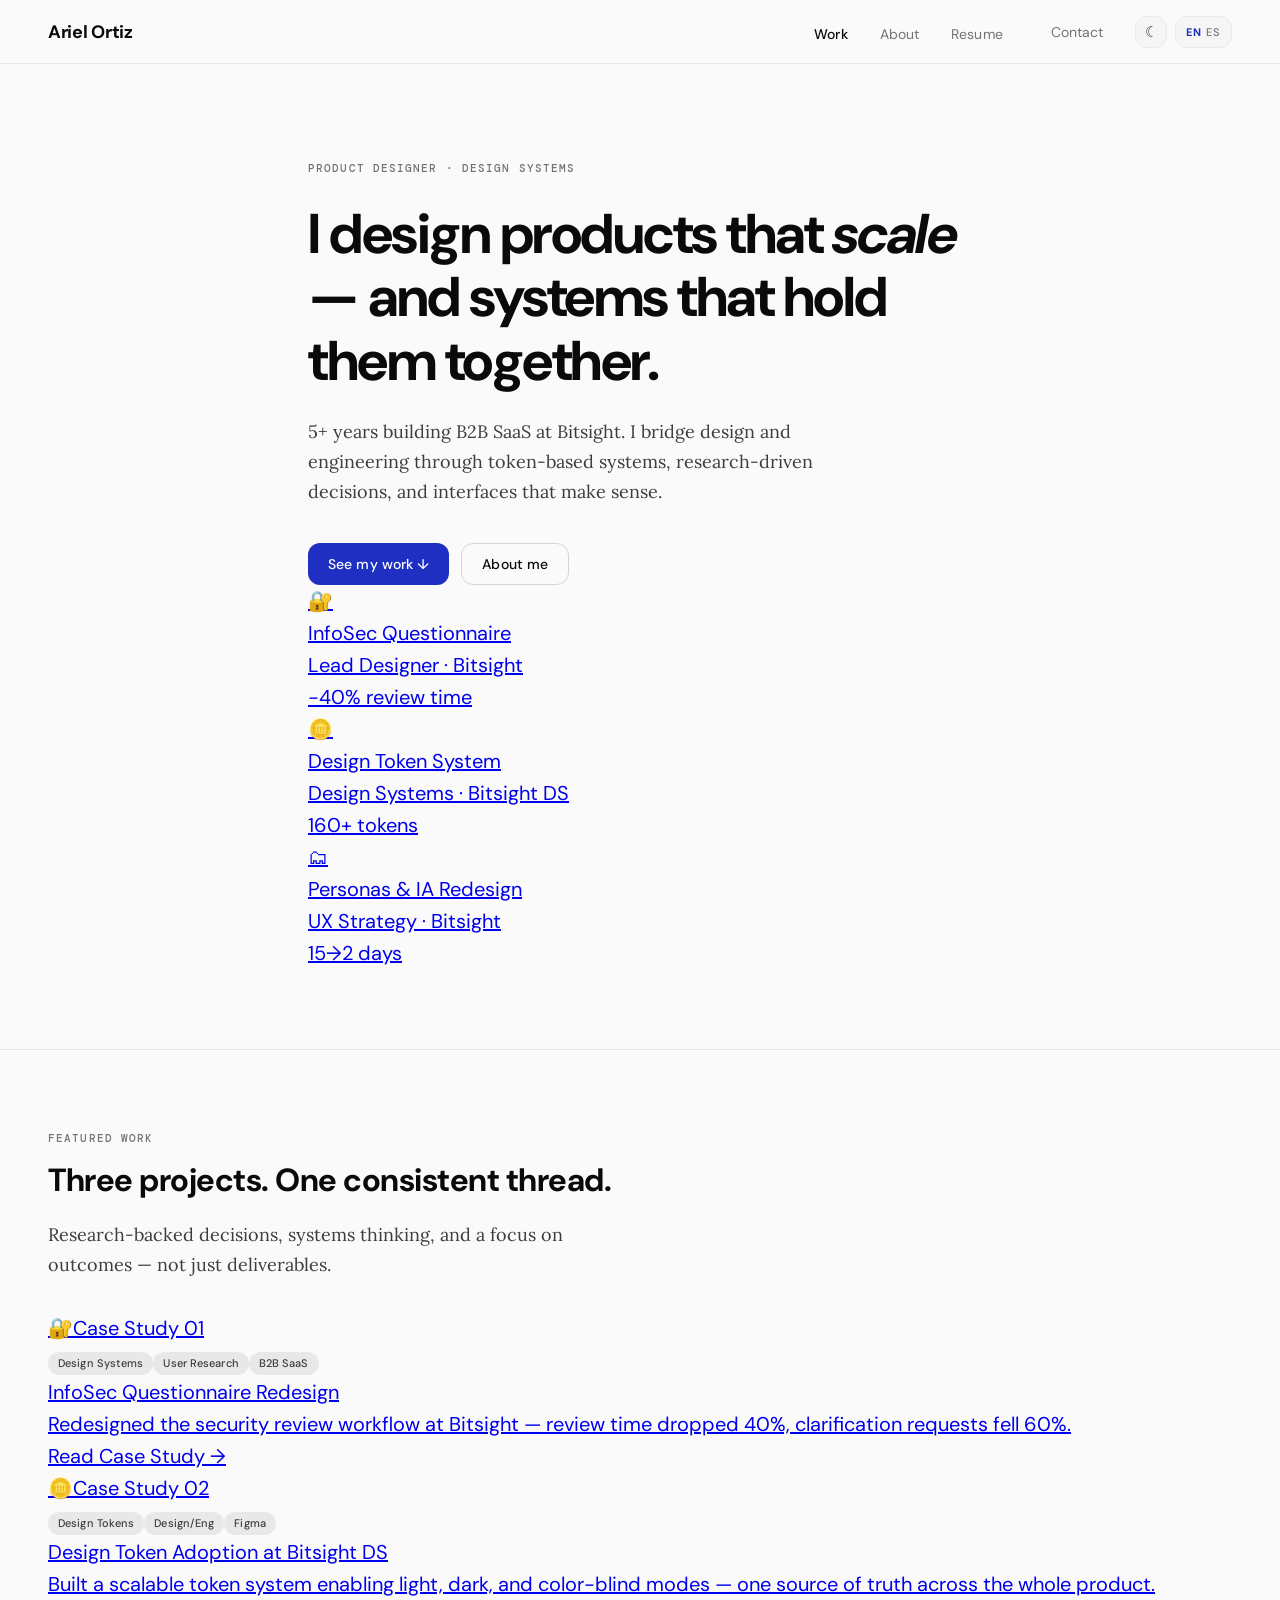
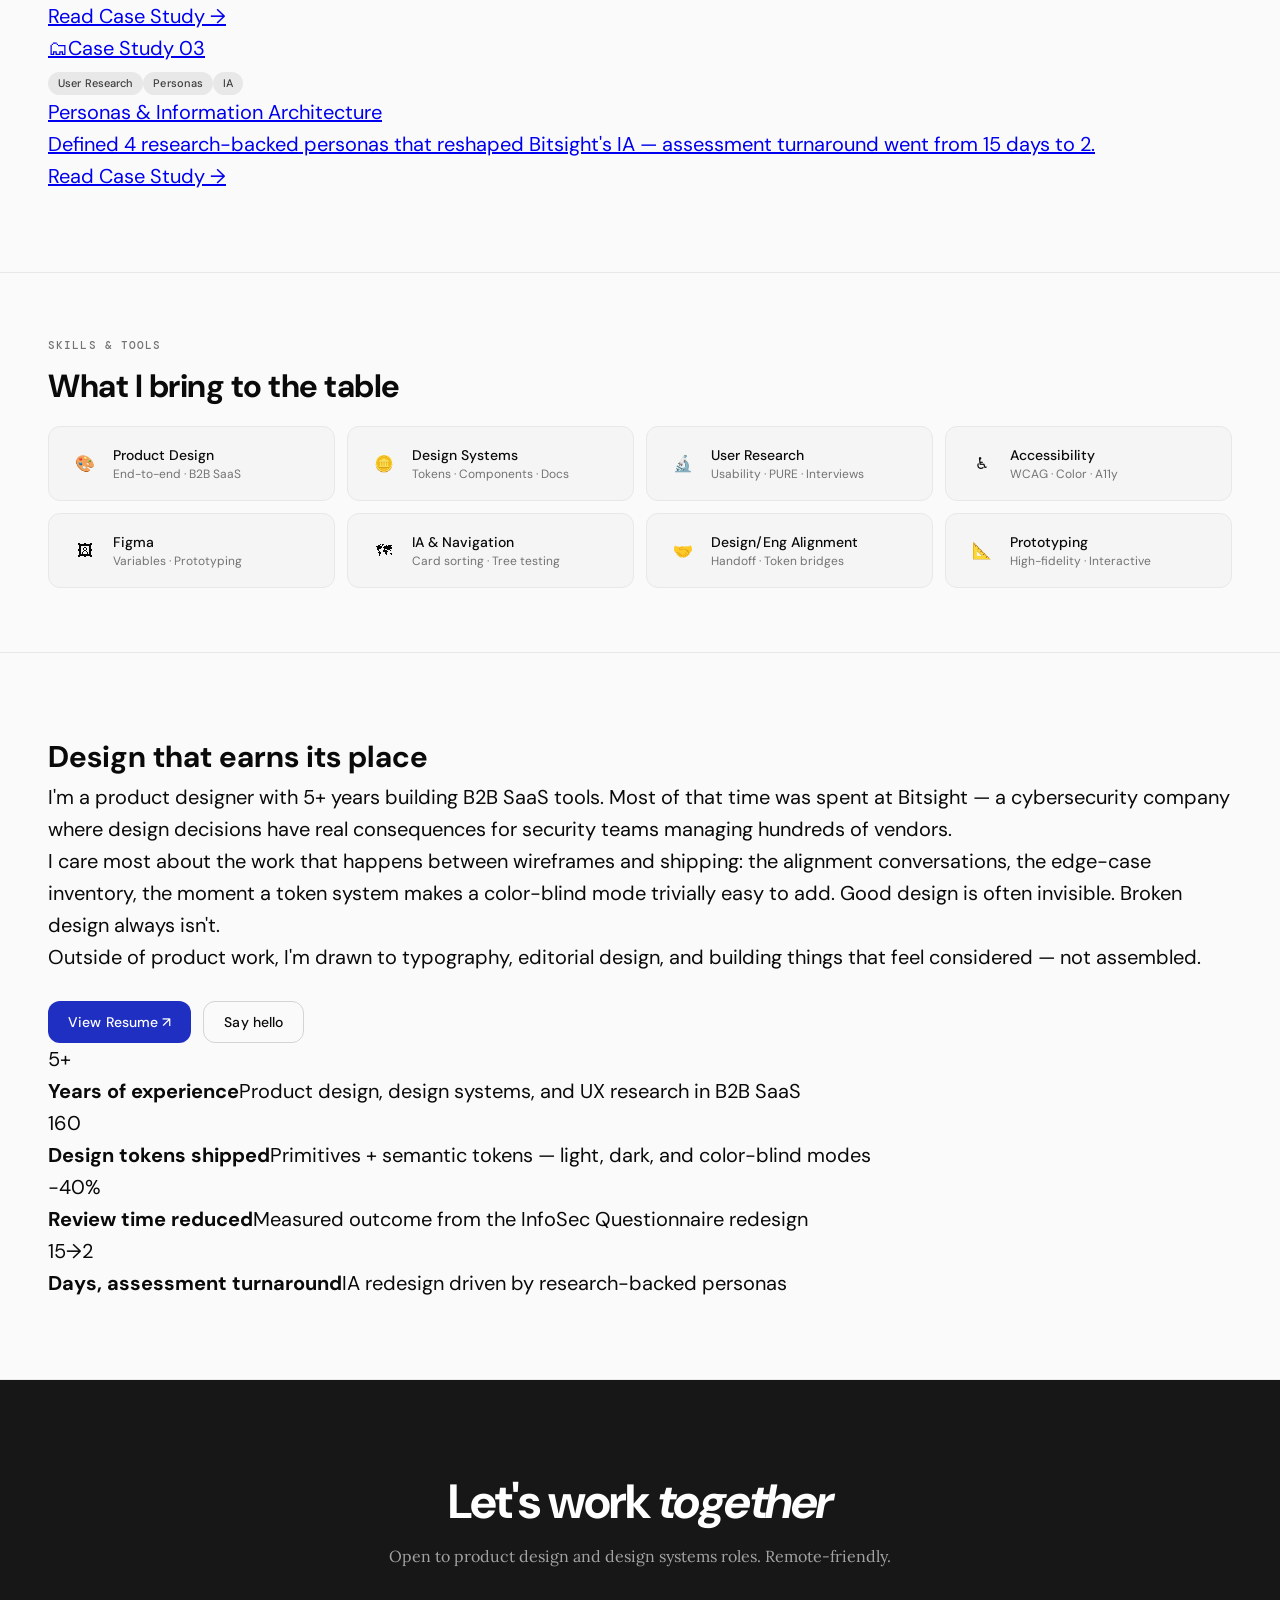
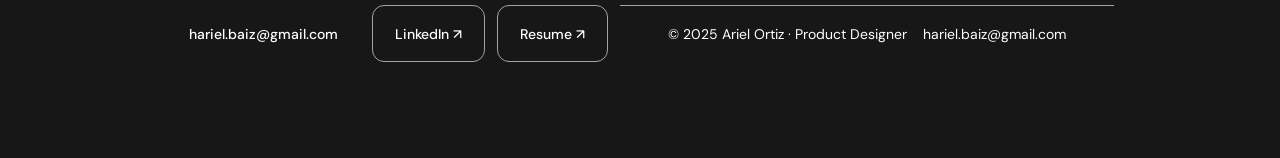
<file: portfolio-landing.html>
<!DOCTYPE html>
<html lang="en">
<head>
  <meta charset="UTF-8"/>
  <link rel="stylesheet" href="css/tokens.css"/>
  <link rel="stylesheet" href="css/base.css"/>
  <link rel="stylesheet" href="css/landing.css"/>
  <meta name="viewport" content="width=device-width, initial-scale=1.0"/>
  <title>Ariel Ortiz — Product Designer</title>
</head>
<body>

<nav>
  <a class="nav-name" href="#" data-i18n="nav.brand">Ariel Ortiz</a>
  <ul class="nav-links">
    <li><a href="#work" aria-current="page" data-i18n="nav.work">Work</a></li>
    <li><a href="#about" data-i18n="nav.about">About</a></li>
    <li><a href="#" data-i18n="nav.resume">Resume</a></li>
  </ul>
  <a href="#" class="nav-cta" data-i18n="nav.contact" data-email-href>Contact ↗</a>
  <div class="nav-controls">
    <button class="theme-toggle" aria-label="Toggle theme">
      <span class="icon-moon">☾</span>
      <span class="icon-sun">☀</span>
    </button>
    <button class="lang-toggle" aria-label="Toggle language">
      <span class="lang-active">EN</span>
      <span class="lang-label">ES</span>
    </button>
  </div>
</nav>

<section class="hero">
  <div>
    <span class="hero-eyebrow fade-in">Product Designer · Design Systems</span>
    <h1 class="fade-in">I design products that <em>scale</em> — and systems that hold them together.</h1>
    <p class="hero-sub fade-in">5+ years building B2B SaaS at Bitsight. I bridge design and engineering through token-based systems, research-driven decisions, and interfaces that make sense.</p>
    <div class="hero-actions fade-in">
      <a href="#work" class="btn-primary">See my work ↓</a>
      <a href="#about" class="btn-secondary">About me</a>
    </div>
  </div>
  <div class="hero-stack">
    <a href="case-study-infosec-questionnaire.html" class="preview-card fade-in">
      <div class="pc-icon">🔐</div>
      <div><div class="pc-title">InfoSec Questionnaire</div><div class="pc-meta">Lead Designer · Bitsight</div></div>
      <span class="pc-stat">−40% review time</span>
    </a>
    <a href="case-study-design-tokens.html" class="preview-card fade-in">
      <div class="pc-icon">🪙</div>
      <div><div class="pc-title">Design Token System</div><div class="pc-meta">Design Systems · Bitsight DS</div></div>
      <span class="pc-stat">160+ tokens</span>
    </a>
    <a href="case-study-personas-ia.html" class="preview-card fade-in">
      <div class="pc-icon">🗂</div>
      <div><div class="pc-title">Personas & IA Redesign</div><div class="pc-meta">UX Strategy · Bitsight</div></div>
      <span class="pc-stat">15→2 days</span>
    </a>
  </div>
</section>

<div class="divider"></div>

<section id="work" class="section">
  <span class="section-label reveal">Featured Work</span>
  <h2 class="section-title reveal">Three projects. One consistent thread.</h2>
  <p class="section-sub reveal">Research-backed decisions, systems thinking, and a focus on outcomes — not just deliverables.</p>
  <div class="cards-grid reveal">
    <a href="case-study-infosec-questionnaire.html" class="project-card">
      <div class="card-thumb"><span class="card-thumb-emoji">🔐</span><span class="card-thumb-label">Case Study 01</span></div>
      <div class="card-body">
        <div class="card-tags"><span class="card-tag">Design Systems</span><span class="card-tag">User Research</span><span class="card-tag">B2B SaaS</span></div>
        <div class="card-title">InfoSec Questionnaire Redesign</div>
        <div class="card-desc">Redesigned the security review workflow at Bitsight — review time dropped 40%, clarification requests fell 60%.</div>
        <span class="card-cta">Read Case Study →</span>
      </div>
    </a>
    <a href="case-study-design-tokens.html" class="project-card">
      <div class="card-thumb"><span class="card-thumb-emoji">🪙</span><span class="card-thumb-label">Case Study 02</span></div>
      <div class="card-body">
        <div class="card-tags"><span class="card-tag">Design Tokens</span><span class="card-tag">Design/Eng</span><span class="card-tag">Figma</span></div>
        <div class="card-title">Design Token Adoption at Bitsight DS</div>
        <div class="card-desc">Built a scalable token system enabling light, dark, and color-blind modes — one source of truth across the whole product.</div>
        <span class="card-cta">Read Case Study →</span>
      </div>
    </a>
    <a href="case-study-personas-ia.html" class="project-card">
      <div class="card-thumb"><span class="card-thumb-emoji">🗂</span><span class="card-thumb-label">Case Study 03</span></div>
      <div class="card-body">
        <div class="card-tags"><span class="card-tag">User Research</span><span class="card-tag">Personas</span><span class="card-tag">IA</span></div>
        <div class="card-title">Personas & Information Architecture</div>
        <div class="card-desc">Defined 4 research-backed personas that reshaped Bitsight's IA — assessment turnaround went from 15 days to 2.</div>
        <span class="card-cta">Read Case Study →</span>
      </div>
    </a>
  </div>
</section>

<div class="divider"></div>

<section class="skills-bg">
  <div class="section" style="padding-top:64px;padding-bottom:64px">
    <span class="section-label reveal">Skills & Tools</span>
    <h2 class="section-title reveal">What I bring to the table</h2>
    <div class="skills-grid reveal">
      <div class="skill-item"><div class="skill-icon">🎨</div><div><div class="skill-name">Product Design</div><div class="skill-cat">End-to-end · B2B SaaS</div></div></div>
      <div class="skill-item"><div class="skill-icon">🪙</div><div><div class="skill-name">Design Systems</div><div class="skill-cat">Tokens · Components · Docs</div></div></div>
      <div class="skill-item"><div class="skill-icon">🔬</div><div><div class="skill-name">User Research</div><div class="skill-cat">Usability · PURE · Interviews</div></div></div>
      <div class="skill-item"><div class="skill-icon">♿</div><div><div class="skill-name">Accessibility</div><div class="skill-cat">WCAG · Color · A11y</div></div></div>
      <div class="skill-item"><div class="skill-icon">🖼</div><div><div class="skill-name">Figma</div><div class="skill-cat">Variables · Prototyping</div></div></div>
      <div class="skill-item"><div class="skill-icon">🗺</div><div><div class="skill-name">IA & Navigation</div><div class="skill-cat">Card sorting · Tree testing</div></div></div>
      <div class="skill-item"><div class="skill-icon">🤝</div><div><div class="skill-name">Design/Eng Alignment</div><div class="skill-cat">Handoff · Token bridges</div></div></div>
      <div class="skill-item"><div class="skill-icon">📐</div><div><div class="skill-name">Prototyping</div><div class="skill-cat">High-fidelity · Interactive</div></div></div>
    </div>
  </div>
</section>

<div class="divider"></div>

<section id="about" class="section">
  <div class="about-grid">
    <div class="reveal">
      <h2>Design that earns its place</h2>
      <p>I'm a product designer with 5+ years building B2B SaaS tools. Most of that time was spent at Bitsight — a cybersecurity company where design decisions have real consequences for security teams managing hundreds of vendors.</p>
      <p>I care most about the work that happens between wireframes and shipping: the alignment conversations, the edge-case inventory, the moment a token system makes a color-blind mode trivially easy to add. Good design is often invisible. Broken design always isn't.</p>
      <p>Outside of product work, I'm drawn to typography, editorial design, and building things that feel considered — not assembled.</p>
      <div style="display:flex;gap:12px;margin-top:28px;flex-wrap:wrap">
        <a href="#" class="btn-primary">View Resume ↗</a>
        <a href="#" class="btn-secondary" data-email-href>Say hello</a>
      </div>
    </div>
    <div class="about-facts reveal">
      <div class="about-fact"><span class="fact-num">5+</span><div class="fact-copy"><strong>Years of experience</strong><span>Product design, design systems, and UX research in B2B SaaS</span></div></div>
      <div class="about-fact"><span class="fact-num">160</span><div class="fact-copy"><strong>Design tokens shipped</strong><span>Primitives + semantic tokens — light, dark, and color-blind modes</span></div></div>
      <div class="about-fact"><span class="fact-num">−40%</span><div class="fact-copy"><strong>Review time reduced</strong><span>Measured outcome from the InfoSec Questionnaire redesign</span></div></div>
      <div class="about-fact"><span class="fact-num">15→2</span><div class="fact-copy"><strong>Days, assessment turnaround</strong><span>IA redesign driven by research-backed personas</span></div></div>
    </div>
  </div>
</section>

<div class="divider"></div>

<section class="contact-dark">
  <h2 class="reveal">Let's work <em>together</em></h2>
  <p class="reveal">Open to product design and design systems roles. Remote-friendly.</p>
  <div class="contact-links reveal">
    <a href="#" class="btn-white" data-email>your@email.com</a>
    <a href="https://linkedin.com/in/yourprofile" class="btn-ghost-dark">LinkedIn ↗</a>
    <a href="#" class="btn-ghost-dark">Resume ↗</a>
<footer>
  <p>© 2025 Ariel Ortiz · Product Designer</p>
  <a href="#" data-email>your@email.com</a>
</footer>

  <script src="js/site.js" defer></script>
</body>
</html>
</file>
<file: css/tokens.css>
/*
 * tokens.css
 * ─────────────────────────────────────────────────────────
 * HAriel Baiz · Portfolio Design System
 * Source: Figma portfolio-DS  ·  Reference: doc.cc
 *
 * STRUCTURE
 *   1. Google Fonts
 *   2. Primitives  (raw neutral scale + brand)
 *   3. Light mode  (semantic tokens  →  :root)
 *   4. Dark mode   (overrides        →  [data-theme="dark"])
 *   5. Typography tokens
 *   6. Spacing & radius
 *
 * COLOR RULES
 *   · UI uses neutral scale exclusively
 *   · --brand (#1e2fc2, blue) = interactive only:
 *     buttons, links, active nav, focus ring, tags text
 *   · Accent illustration palette (orange, yellow) = NOT for UI
 *
 * TYPOGRAPHY RULES (from Figma Typography page)
 *   Display  → Space Grotesk Bold    72/56/40px  tracking -2/-1.5/-1px
 *   Heading  → DM Sans ExtraBold     32/24px     tracking -0.5/-0.25px
 *              DM Sans Medium        20/18px
 *   Body     → Lora Regular          18/16px     lh 30/26px
 *   UI       → DM Sans Medium        16/14/12px
 *   Nav      → DM Sans Regular       14px
 * ─────────────────────────────────────────────────────────
 */

/* ── 1. FONTS ──────────────────────────────────────────── */
@import url('https://fonts.googleapis.com/css2?family=Space+Grotesk:wght@500,700&family=DM+Sans:ital,opsz,wght@0,9..40,400;0,9..40,500;0,9..40,800;1,9..40,400&family=Lora:ital,wght@0,400;1,400&family=DM+Mono:wght@400;500&display=swap');

/* ── 2. PRIMITIVES ─────────────────────────────────────── */
:root {
  /* Neutral scale — doc.cc foundation */
  --n-0:   #ffffff;
  --n-0-opacity: #fafafa9f;
  --n-50:  #fafafa;
  --n-100: #f5f5f5;
  --n-200: #e8e8e8;
  --n-300: #d4d4d4;
  --n-400: #a3a3a3;
  --n-500: #737373;
  --n-600: #525252;
  --n-700: #3d3d3d;
  --n-800: #262626;
  --n-900: #171717;
  --n-950: #0a0a0a;
  --n-950-opacity: #1717179f;

  /* Brand primitives — blue scale (poster reference)
     Dark mode needs separate values for TEXT (must be light enough to
     read on near-black bg) vs FILL (must be dark enough for white
     button text to pass AA on top of it) — a single mid-blue can't
     satisfy both. See blue-400 (text) vs blue-500 (fill) below. */
  --blue-300: #8CA0FF;   /* lightest — dark-mode text hover (WCAG AA verified) */
  --blue-400: #6E86FF;   /* dark-mode default TEXT (links, tags, CTAs) — AA verified */
  --blue-500: #3350F0;   /* dark-mode button/progress FILL (pairs with white text) — AA verified */
  --blue-600: #1E2FC2;   /* primary interactive — light-mode default (text + fill) */
  --blue-700: #131F94;   /* deepest blue — light-mode hover */

  /* Accent primitives — illustration / decorative use only, not for core UI */
  --orange-500: #E2601C;
  --yellow-500: #E3A72A;

  /* Legacy purple aliases kept for reference — no longer used as brand */
  --purple-600: #3a149a;
  --purple-700: #2b0c7d;
  --purple-300: #9b7dff;
  --purple-500: #4B1EBA;
  --purple-400: #673CD8;
}

/* ── 3. LIGHT MODE (default) ────────────────────────────── */
:root {
  /* Backgrounds */
  --bg:         var(--n-0);
  --bg-subtle:  var(--n-50);
  --bg-muted:   var(--n-100);
  --bg-inverse: var(--n-900);  /* used for dark CTA / contact section */
  --bg-opacity: var(--n-0-opacity);

  /* Surfaces */
  --surface-card:    var(--n-100);
  --surface-overlay: rgba(255,255,255,0.95);

  /* Text */
  --text:    var(--n-950);   /* primary   #0a0a0a */
  --text-2:  var(--n-700);   /* secondary #525252 */
  --text-3:  var(--n-500);   /* tertiary  #737373 */
  --text-on-inverse: var(--n-0);
  --text-on-inverse-2: var(--n-400);

  /* Borders */
  --border:     var(--n-200);   /* default #e8e8e8 */
  --border-mid: var(--n-300);   /* medium  #d4d4d4 */
  --border-str: var(--n-400);   /* strong  #a3a3a3 */
  --border-on-inverse: var(--n-400);  /* 7.11:1 vs --bg-inverse here (near-black #171717) */

  /* Brand — interactive elements only */
  --brand:       var(--blue-600);  /* #1E2FC2 — text/link use */
  --brand-hover: var(--blue-700);  /* #131F94 */
  --brand-fill:       var(--brand);        /* button/progress-bar backgrounds */
  --brand-fill-hover: var(--brand-hover);
  --brand-tag-bg: var(--n-200);    /* tag pill background */

  /* Nav */
  --nav-bg:      var(--surface-overlay);
  --nav-border:  var(--border);
  --nav-text:    var(--text-3);
  --nav-link:   var(--text);

  /* Callout / feature card backgrounds */
  --surface-feature: var(--n-100);
  --surface-win:  #f0faf5;
  --surface-pain: #fdf5f2;
  --border-win:   #b8e4cc;
  --border-pain:  #f5d0c5;
  --surface-shipped:  #f0faf5;
  --border-shipped:   #b8e4cc;
  --surface-deferred: #fdf5f2;
  --border-deferred:  #f5d0c5;
}

/* ── 4. DARK MODE ───────────────────────────────────────── */
[data-theme="dark"] {
  /* Backgrounds */
  --bg:         var(--n-950);  /* #0a0a0a */
  --bg-subtle:  var(--n-900);
  --bg-muted:   var(--n-800);
  --bg-inverse: var(--n-100);    /* contact section flips to white in dark mode */
  --bg-opacity:var(--n-950-opacity);

  /* Surfaces */
  --surface-card:    var(--n-800);
  --surface-overlay: rgba(10,10,10,0.95);

  /* Text */
  --text:    var(--n-0);     /* #ffffff */
  --text-2:  var(--n-200);   /* #a3a3a3 */
  --text-3:  var(--n-400);   /* #737373 */
  --text-on-inverse: var(--n-950);
  --text-on-inverse-2: var(--n-600);

  /* Borders */
  --border:     var(--n-700);   /* #262626 */
  --border-mid: var(--n-600);   /* #3d3d3d */
  --border-str: var(--n-500);   /* #525252 */
  /* --bg-inverse flips to near-white here — was missing this override
     entirely, so .btn-ghost-dark's border fell back to the light-mode
     value (n-600) or, worse, a hardcoded white that vanished. */
  --border-on-inverse: var(--n-500);  /* 4.35:1 vs --bg-inverse here (near-white #f5f5f5) */

  /* Brand — text use: lighter blue, AA-verified against --bg and --bg-subtle */
  --brand:       var(--blue-400);
  --brand-hover: var(--blue-300);
  /* Fill use (buttons, progress bar): darker blue so white text stays AA-compliant */
  --brand-fill:       var(--blue-500);
  --brand-fill-hover: var(--blue-600);
  /* n-600 was too light for blue-400 text (1.2:1) — n-800 gives 4.7:1 */
  --brand-tag-bg: var(--n-700);

  /* Nav */
  --nav-bg:     var(--surface-overlay);
  --nav-border: var(--border);
  --nav-text:   var(--text-3);
  --nav-link:   var(--text);

  /* Callout surfaces */
  --surface-feature: var(--n-800);
  --surface-win:  #0d1f15;
  --surface-pain: #1f0f0a;
  --border-win:   #1d4a30;
  --border-pain:  #4a2010;
  --surface-shipped:  #0d1f15;
  --border-shipped:   #1d4a30;
  --surface-deferred: #1f0f0a;
  --border-deferred:  #4a2010;
}

/* ── 5. TYPOGRAPHY TOKENS ───────────────────────────────── */
:root {
  --f-display: 'DM Sans', sans-serif;
  --f-ui:      'DM Sans', system-ui, sans-serif;
  --f-body:    'Lora', Georgia, serif;
  --f-mono:    'DM Mono', monospace;

  /* Display — Space Grotesk Bold */
  --t-display-2xl: 700 72px/80px var(--f-display);
  --t-display-xl:  700 56px/64px var(--f-display);
  --t-display-lg:  700 40px/48px var(--f-display);

  /* Heading — DM Sans */
  --t-heading-xl: 700 32px/40px var(--f-ui);   /* letter-spacing: -0.5px */
  --t-heading-lg: 700 24px/32px var(--f-ui);   /* letter-spacing: -0.25px */
  --t-heading-md: 500 20px/28px var(--f-ui);
  --t-heading-sm: 500 18px/26px var(--f-ui);

  /* Body — Lora */
  --t-body-lg: 400 18px/30px var(--f-body);
  --t-body-md: 400 16px/26px var(--f-body);

  /* UI — DM Sans */
  --t-label-lg: 500 16px/24px var(--f-ui);
  --t-label-md: 500 14px/20px var(--f-ui);
  --t-label-sm: 500 12px/16px var(--f-ui);
  --t-caption:  400 12px/16px var(--f-ui);
  --t-nav:      400 14px/20px var(--f-ui);
}

/* ── 6. SPACING & RADIUS ────────────────────────────────── */
:root {
  --r-sm:   6px;
  --r-md:   12px;
  --r-lg:   20px;
  --r-pill: 999px;

  --space-xs:  8px;
  --space-sm:  16px;
  --space-md:  24px;
  --space-lg:  48px;
  --space-xl:  80px;
  --space-2xl: 96px;

  /* Legacy aliases — referenced by case study components */
  --radius-sm:  var(--r-sm);
  --radius-md:  var(--r-md);
  --radius-lg:  var(--r-lg);
  --purple:     var(--brand);        /* now resolves to blue */
  --purple-mid: var(--brand-hover);  /* now resolves to blue */
  --magenta:    var(--brand);        /* now resolves to blue */
  --bg-soft:    var(--bg-subtle);
  --bg-card:    var(--surface-card);
  --text-mid:   var(--text-2);
  --text-mute:  var(--text-3);
}
</file>
<file: css/base.css>
/*
 * base.css
 * ─────────────────────────────────────────────────────────
 * Reset · Nav · Footer · Buttons · Chips · Utilities
 * Shared by every page in the portfolio
 * ─────────────────────────────────────────────────────────
 */

/* ── RESET ─────────────────────────────────────────────── */
*, *::before, *::after { box-sizing: border-box; margin: 0; padding: 0; }
html { scroll-behavior: smooth; overflow-x: hidden; }
img, video { max-width: 100%; display: block; }

/* ── BASE ──────────────────────────────────────────────── */
body {
  font-family: var(--f-ui);
  font-size: 20px;
  background: var(--bg-subtle);
  color: var(--text);
  line-height: 1.6;
  -webkit-font-smoothing: antialiased;
  transition: background-color 0.25s ease, color 0.25s ease;
}

/* ── NAV ───────────────────────────────────────────────── */
nav {
  position: sticky;
  top: 0;
  z-index: 100;
  background: var(--bg-opacity);
  backdrop-filter: blur(16px);
  -webkit-backdrop-filter: blur(16px);
  border-bottom: 1px solid var(--nav-border);
  height: 64px;
  padding: 0 48px;
  display: flex;
  align-items: center;
  justify-content: space-between;
  gap: 32px;
}

/* Logo — Space Grotesk Bold 18px */
.nav-name,
.nav-logo {
  font-family: var(--f-display);
  font-weight: 700;
  font-size: 18px;
  line-height: 1;
  letter-spacing: -0.3px;
  color: var(--text);
  text-decoration: none;
  white-space: nowrap;
  flex-shrink: 0;
}

.nav-links {
  display: flex;
  gap: 32px;
  list-style: none;
  flex: 1;
  justify-content: flex-end;
  margin-right: 16px;
}

/* Nav/Default — DM Sans Regular 14px */
.nav-links a {
  font-family: var(--f-ui);
  font-size: 14px;
  font-weight: 400;
  line-height: 20px;
  letter-spacing: 0.1px;
  color: var(--nav-text);
  text-decoration: none;
  transition: color 0.15s;
  display: inline-flex;
  align-items: center;
  gap: 4px;
}
.nav-links a:hover,
.nav-links a[aria-current="page"] {
  /* Nav/Active — DM Sans Medium */
  font-weight: 500;
  color: var(--nav-link);
}

/* Contact CTA — DM Sans Medium 14px brand */
.nav-cta {
  font-family: var(--f-ui);
  font-weight: 400;
  font-size: 14px;
  line-height: 20px;
  letter-spacing: 0.1px;
  color: var(--nav-text);
  text-decoration: none;
  white-space: nowrap;
  flex-shrink: 0;
  transition: opacity 0.15s;
}
.nav-cta:hover { 
  font-weight: 500; 
  color: var(--nav-link);
}

/* ── NAV CONTROLS (theme + lang) ────────────────────────── */
.nav-controls {
  display: flex;
  align-items: center;
  gap: 8px;
  flex-shrink: 0;
}

/* Theme toggle button */
.theme-toggle {
  width: 32px;
  height: 32px;
  border-radius: var(--r-md);
  border: 1px solid var(--border);
  background: var(--bg-muted);
  color: var(--text-2);
  cursor: pointer;
  display: flex;
  align-items: center;
  justify-content: center;
  font-size: 15px;
  transition: background 0.15s, border-color 0.15s, color 0.15s;
  padding: 0;
  line-height: 1;
}
.theme-toggle:hover {
  background: var(--bg-subtle);
  border-color: var(--border-mid);
  color: var(--text);
}
/* Icon swap via data-theme on <html> */
.theme-toggle .icon-sun  { display: none; }
.theme-toggle .icon-moon { display: block; }
[data-theme="dark"] .theme-toggle .icon-sun  { display: block; }
[data-theme="dark"] .theme-toggle .icon-moon { display: none; }
.theme-toggle .icon-sun svg,
.theme-toggle .icon-moon svg { width: 16px; height: 16px; display: block; }

/* Lang toggle */
.lang-toggle {
  height: 32px;
  padding: 0 10px;
  border-radius: var(--r-md);
  border: 1px solid var(--border);
  background: var(--bg-muted);
  color: var(--text-2);
  cursor: pointer;
  display: flex;
  align-items: center;
  font-family: var(--f-ui);
  font-size: 11px;
  font-weight: 500;
  letter-spacing: 0.08em;
  text-transform: uppercase;
  gap: 4px;
  transition: background 0.15s, border-color 0.15s, color 0.15s;
}
.lang-toggle:hover {
  background: var(--bg-subtle);
  border-color: var(--border-mid);
  color: var(--text);
}
/* Active lang indicator */
.lang-toggle .lang-label { color: var(--text-3); }
.lang-toggle .lang-active { color: var(--brand); font-weight: 700; }

/* ── DIVIDER ────────────────────────────────────────────── */
.divider {
  height: 1px;
  background: var(--border);
}

/* ── BUTTONS ────────────────────────────────────────────── */

/* Button/MD — DM Sans Medium 14px/20px */
.btn-primary {
  display: inline-flex;
  align-items: center;
  gap: 6px;
  font-family: var(--f-ui);
  font-weight: 500;
  font-size: 14px;
  line-height: 20px;
  letter-spacing: 0.1px;
  color: #fff;
  background: var(--brand-fill);
  padding: 10px 20px;
  border-radius: var(--r-md);
  border: none;
  text-decoration: none;
  cursor: pointer;
  transition: background 0.15s, transform 0.15s;
  white-space: nowrap;
}
.btn-primary:hover {
  background: var(--brand-fill-hover);
  transform: translateY(-1px);
}

.btn-secondary {
  display: inline-flex;
  align-items: center;
  gap: 6px;
  font-family: var(--f-ui);
  font-weight: 500;
  font-size: 14px;
  line-height: 20px;
  letter-spacing: 0.1px;
  color: var(--text);
  background: transparent;
  border: 1px solid var(--border-mid);
  padding: 10px 20px;
  border-radius: var(--r-md);
  text-decoration: none;
  cursor: pointer;
  transition: border-color 0.15s, color 0.15s, transform 0.15s;
  white-space: nowrap;
}
.btn-secondary:hover {
  border-color: var(--border-str);
  transform: translateY(-1px);
}

/* Used on dark background (contact section) */
.btn-white {
  display: inline-flex;
  align-items: center;
  gap: 8px;
  font-family: var(--f-ui);
  font-weight: 500;
  font-size: 14px;
  line-height: 20px;
  color: var(--text-on-inverse);
  background: var(--bg-inverse);
  padding: 10px 22px;
  border-radius: var(--r-md);
  border: none;
  text-decoration: none;
  cursor: pointer;
  transition: opacity 0.15s;
}
.btn-white:hover { opacity: 0.88; }

.btn-ghost-dark {
  display: inline-flex;
  align-items: center;
  gap: 8px;
  font-family: var(--f-ui);
  font-weight: 500;
  font-size: 14px;
  line-height: 20px;
  color: var(--text-on-inverse);
  border: 1px solid var(--border-on-inverse);
  padding: 10px 22px;
  border-radius: var(--r-md);
  text-decoration: none;
  cursor: pointer;
  background: transparent;
  transition: border-color 0.15s;
}
.btn-ghost-dark:hover { border-color: var(--text-on-inverse); }

/* ── CHIPS / TAGS ───────────────────────────────────────── */

/* Filled brand tag (cards, hero chips) */
.chip, .card-tag, .tag {
  display: inline-flex;
  align-items: center;
  font-family: var(--f-ui);
  font-size: 11px;
  font-weight: 500;
  letter-spacing: 0.1px;
  color: var(--text-2);
  background: var(--brand-tag-bg);
  padding: 3px 10px;
  border-radius: var(--r-pill);
  white-space: nowrap;
}

/* Outline chip variant */
.chip.outline {
  background: transparent;
  color: var(--text-3);
  border: 1px solid var(--border-mid);
}

/* ── FOOTER ─────────────────────────────────────────────── */
footer {
  background: var(--bg-inverse);
  padding: 20px 48px;
  display: flex;
  align-items: center;
  justify-content: space-between;
  gap: 16px;
  border-top: 1px solid var(--border-on-inverse);
}
footer p,
footer a {
  font-family: var(--f-ui);
  font-size: 14px;
  line-height: 16px;
  color: var(--text-on-inverse);
  text-decoration: none;
}
footer a {
  display: inline-flex;
  align-items: center;
  gap: 4px;
}
footer a:hover { font-weight: 600; }

/* ── ANIMATIONS ─────────────────────────────────────────── */
@keyframes fadeUp {
  from { opacity: 0; transform: translateY(14px); }
  to   { opacity: 1; transform: none; }
}

/* Triggered on load (hero elements) */
.js .fade-in {
  opacity: 0;
  animation: fadeUp 0.55s ease both;
}
.fade-in:nth-child(1) { animation-delay: 0.0s; }
.fade-in:nth-child(2) { animation-delay: 0.1s; }
.fade-in:nth-child(3) { animation-delay: 0.2s; }
.fade-in:nth-child(4) { animation-delay: 0.3s; }
.fade-in:nth-child(5) { animation-delay: 0.4s; }

/* Triggered on scroll (IntersectionObserver in site.js) */
/* Only hide .reveal when JS has loaded — content always visible without JS */
.js .reveal {
  opacity: 0;
  transform: translateY(16px);
  transition: opacity 0.5s ease, transform 0.5s ease;
}
.js .reveal.visible {
  opacity: 1;
  transform: none;
}

/* Respect reduced motion */
@media (prefers-reduced-motion: reduce) {
  .fade-in { animation: none; opacity: 1; }
  .reveal  { transition: none; opacity: 1; transform: none; }
}

/* ── PROGRESS BAR (case studies) ────────────────────────── */
.progress-bar {
  position: sticky;
  top: 64px;
  left: 0;
  right: 0;
  height: 2px;
  background: var(--border);
  z-index: 99;
}
.progress-fill {
  height: 100%;
  width: 0%;
  background: var(--brand-fill);
  transition: width 0.1s linear;
}

/* ── RESPONSIVE SHARED ─────────────────────────────────── */
@media (max-width: 1024px) {
  nav { padding: 0 24px; }
  footer { padding: 20px 24px; }
}
@media (max-width: 640px) {
  nav { padding: 0 16px; gap: 16px; }
  .nav-links { display: none; }
  footer { padding: 16px; flex-direction: column; text-align: center; }
}
</file>
<file: css/landing.css>
/*
 * landing.css
 * Requires: tokens.css, base.css
 */

/* ── LAYOUT ─────────────────────────────────────────────── */
.section {
  max-width: 1280px;
  margin: 0 auto;
  padding: 80px 48px;
}

.section-label {
  font-family: var(--f-mono);
  font-size: 11px;
  font-weight: 500;
  letter-spacing: 0.1em;
  text-transform: uppercase;
  color: var(--text-3);
  display: block;
  margin-bottom: 12px;
}

.section-title {
  font-family: var(--f-ui);
  font-weight: 700;
  font-size: 32px;
  line-height: 40px;
  letter-spacing: -0.5px;
  color: var(--text);
  margin-bottom: 20px;
}

.section-sub {
  font-family: var(--f-body);
  font-size: 18px;
  line-height: 30px;
  color: var(--text-2);
  max-width: 560px;
  margin-bottom: 32px;
}

/* ── HERO — single column ───────────────────────────────── */
.hero {
  max-width: 760px;
  margin: 0 auto;
  padding: 96px 48px 80px;
}

.hero-eyebrow {
  font-family: var(--f-mono);
  font-size: 11px;
  font-weight: 500;
  letter-spacing: 0.1em;
  text-transform: uppercase;
  color: var(--text-3);
  display: block;
  margin-bottom: 24px;
}

.hero h1 {
  font-family: var(--f-display);
  font-weight: 700;
  font-size: clamp(2.5rem, 4.5vw, 56px);
  line-height: 1.14;
  letter-spacing: -1.5px;
  color: var(--text);
  margin-bottom: 24px;
}
.hero h1 em { font-style: italic; }

.hero-sub {
  font-family: var(--f-body);
  font-size: 18px;
  line-height: 30px;
  color: var(--text-2);
  margin-bottom: 36px;
  max-width: 560px;
}

.hero-actions {
  display: flex;
  gap: 12px;
  flex-wrap: wrap;
}

/* ── CASE LIST — one card per project ───────────────────── */
.case-list {
  display: flex;
  flex-direction: column;
  gap: var(--space-md);
  margin-top: 48px;
}

.case-row {
  display: grid;
  grid-template-columns: 1fr 1fr;
  align-items: stretch;
  text-decoration: none;
  color: inherit;
  background: var(--surface-card);
  border: 1px solid var(--border);
  border-radius: var(--r-lg);
  overflow: hidden;
  transition: background 0.2s, border-color 0.2s;
  min-height: 420px;
}
.case-row:hover {
  background: var(--bg-subtle);
  border-color: var(--border-mid);
}

/* Flip layout on even rows */
.case-row--reverse { direction: rtl; }
.case-row--reverse > * { direction: ltr; }

/* Image side */
.case-row__image {
  margin: 0;
  overflow: hidden;
  background: var(--bg-muted);
  display: flex;
  align-items: center;
  justify-content: center;
  min-height: 420px;
  position: relative;
  /* Match the card's outer radius on the two outer corners only */
  border-radius: var(--r-lg) 0 0 var(--r-lg);
}
.case-row--reverse .case-row__image {
  border-radius: 0 var(--r-lg) var(--r-lg) 0;
}
.case-row__image img {
  width: 100%;
  height: 100%;
  object-fit: cover;
  display: block;
}

/* Password-protected badge on case study thumbnail */
.case-row__lock {
  position: absolute;
  top: 14px;
  right: 14px;
  z-index: 1;
  display: inline-flex;
  align-items: center;
  gap: 5px;
  font-family: var(--f-ui);
  font-size: 11px;
  font-weight: 500;
  letter-spacing: 0.1px;
  color: var(--text);
  background: var(--surface-overlay);
  border: 1px solid var(--border-mid);
  padding: 5px 10px 5px 8px;
  border-radius: var(--r-pill);
}
.case-row--reverse .case-row__lock { right: auto; left: 14px; }
.case-row__lock svg { width: 12px; height: 12px; flex-shrink: 0; }

/* Placeholder shown via onerror */
.case-row__image--placeholder::after {
  content: 'Cover image coming soon';
  font-family: var(--f-mono);
  font-size: 11px;
  letter-spacing: 0.08em;
  text-transform: uppercase;
  color: var(--text-3);
  position: absolute;
}

/* Text side */
.case-row__body {
  padding: 48px;
  display: flex;
  flex-direction: column;
  gap: 16px;
  justify-content: center;
}

.case-row__title {
  font-family: var(--f-display);
  font-weight: 700;
  font-size: clamp(1.4rem, 2vw, 28px);
  line-height: 1.2;
  letter-spacing: -0.5px;
  color: var(--text);
  margin: 0;
}

.case-row__desc {
  font-family: var(--f-body);
  font-size: 16px;
  line-height: 26px;
  color: var(--text-2);
  margin: 0;
}

.case-row__cta {
  font-family: var(--f-ui);
  font-weight: 500;
  font-size: 14px;
  color: var(--brand);
  display: inline-flex;
  align-items: center;
  gap: 4px;
  transition: gap 0.2s;
  margin-top: 8px;
}
.case-row:hover .case-row__cta { gap: 8px; }

/* Card tags inside rows */
.case-row .card-tags { display: flex; flex-wrap: wrap; gap: 6px; }

/* ── SKILLS ─────────────────────────────────────────────── */
.skills-bg { background: var(--bg-subtle); }

.skills-grid {
  display: grid;
  grid-template-columns: repeat(4, 1fr);
  gap: 12px;
}

.skill-item {
  background: var(--surface-card);
  border: 1px solid var(--border);
  border-radius: var(--r-md);
  padding: 18px 20px;
  display: flex;
  align-items: center;
  gap: 12px;
}

.skill-icon {
  width: 32px; height: 32px;
  display: flex; align-items: center; justify-content: center;
  font-size: 16px; flex-shrink: 0;
}

.skill-name {
  font-family: var(--f-ui); font-weight: 500;
  font-size: 14px; line-height: 20px; color: var(--text); margin-bottom: 1px;
}

.skill-cat {
  font-family: var(--f-ui);
  font-size: 12px; line-height: 16px; color: var(--text-3);
}

/* ── ABOUT TEASER ───────────────────────────────────────── */
.about-teaser { max-width: 600px; }

/* ── CONTACT ────────────────────────────────────────────── */
.contact-dark {
  background: var(--bg-inverse);
  padding: 96px 48px;
  text-align: center;
  transition: background 0.25s ease;
}

.contact-dark h2 {
  font-family: var(--f-display);
  font-weight: 700;
  font-size: clamp(2rem, 4vw, 48px);
  line-height: 1.1;
  letter-spacing: -1.5px;
  color: var(--text-on-inverse);
  margin-bottom: 14px;
}
.contact-dark h2 em { font-style: italic; }

.contact-dark > p {
  font-family: var(--f-body);
  font-size: 16px;
  line-height: 26px;
  color: var(--text-on-inverse-2);
  margin-bottom: 36px;
}

.contact-links {
  display: flex; gap: 12px; justify-content: center; flex-wrap: wrap;
}

/* ── RESPONSIVE ─────────────────────────────────────────── */
@media (max-width: 1024px) {
  .hero { padding: 72px 24px 64px; }
  .section { padding: 64px 24px; }
  .case-row { grid-template-columns: 1fr; min-height: auto; }
  .case-row--reverse { direction: ltr; }
  .case-row__image {
    min-height: 260px;
    /* Stacked layout: round only the top corners, image now sits on top */
    border-radius: var(--r-lg) var(--r-lg) 0 0 !important;
    border-bottom: 1px solid var(--border);
  }
  .case-row__body { padding: 32px 24px; }
  .skills-grid { grid-template-columns: 1fr 1fr; }
  .contact-dark { padding: 72px 24px; }
}

@media (max-width: 640px) {
  .hero { padding: 64px 16px; }
  .hero h1 { font-size: clamp(2rem, 8vw, 40px); letter-spacing: -1px; }
  .section { padding: 56px 16px; }
  .contact-dark { padding: 64px 16px; }
}
</file>
<file: css/case-study.css>
/*
 * case-study.css
 * ─────────────────────────────────────────────────────────
 * Styles for all 3 case study pages
 * Requires: tokens.css, base.css
 * ─────────────────────────────────────────────────────────
 */

/* ══════════════════════════════════════════════════════════
   CASE STUDY HERO — full viewport width (Figma blog style)
   ══════════════════════════════════════════════════════════ */

.page-wrap {
  max-width: 720px;
  margin: 0 auto;
  padding: 0 1.5rem 6rem;
}

.hero {
  width: 100%;
  background: var(--bg-subtle);
  padding: 5rem 48px 0;
}

.hero-inner {
  margin: 0 auto;
  padding-bottom: 3rem;
}

.hero-tag,
.hero-label {
  display: inline-block;
  font-family: var(--f-mono);
  font-size: 0.7rem;
  font-weight: 500;
  letter-spacing: 0.08em;
  text-transform: uppercase;
  color: var(--text-3);
  margin-bottom: 1.25rem;
}

.hero h1 {
  font-family: var(--f-display);
  font-weight: 500;
  font-size: clamp(2rem, 5vw, 90px);
  line-height: 1.1;
  letter-spacing: -1px;
  color: var(--text);
  margin-bottom: 1.25rem;
}
.hero h1 em { font-style: italic; }

.hero-sub {
  font-family: var(--f-display);
  font-size: 1.8rem;
  line-height: 1.4;
  color: var(--text-1);
  margin: 2rem 0 4rem;
  padding-bottom: 2rem;
}

.hero-meta {
  display: flex;
  flex-wrap: wrap;
  gap: 0.5rem;
  margin-bottom: 0;
}

/* ── HERO BYLINE ────────────────────────────────────────── */
.hero-byline {
  display: flex;
  align-items: center;
  gap: 1rem;
  margin-top: 1.5rem;
  padding-top: 1.5rem;
  border-top: 1px solid var(--border);
}
.hero-byline-label { font-family: var(--f-ui); font-size: 0.78rem; color: var(--text-3); }
.hero-byline-name  { font-family: var(--f-ui); font-weight: 600; font-size: 0.875rem; color: var(--text); }
.hero-byline-role  { font-family: var(--f-ui); font-size: 0.78rem; color: var(--text-3); margin-left: auto; }

/* ── HERO COVER IMAGE ───────────────────────────────────── */
.hero-cover {
  width: 100%;
  margin: 0;
  border-radius: 0;
  overflow: hidden;
  border-top: 1px solid var(--border);
  display: block;
}
.hero-cover img {
  width: 100%;
  height: auto;
  display: block;
  aspect-ratio: 21 / 9;
  object-fit: cover;
}
.hero-cover--placeholder {
  background: var(--bg);
  aspect-ratio: 21 / 9;
  display: flex;
  align-items: center;
  justify-content: center;
  border-top: 1px solid var(--border);
}
.hero-cover--placeholder span {
  font-family: var(--f-mono);
  font-size: 0.75rem;
  letter-spacing: 0.06em;
  text-transform: uppercase;
  color: var(--text-3);
}

/* ── OUTCOME BANNER ─────────────────────────────────────── */
.outcome-banner {
  margin: 3rem 0;
  display: grid;
  grid-template-columns: repeat(2, 1fr);
  gap: 1.25rem;
}
.outcome-stat {
  background: var(--surface-card);
  border: 1px solid var(--border);
  border-radius: var(--r-md);
  padding: 2rem;
  text-align: left;
}
.outcome-stat .number {
  font-family: var(--f-display);
  font-weight: 400;
  font-size: 3.4rem;
  letter-spacing: -1px;
  color: var(--text);
  line-height: 1;
  margin-bottom: 4rem;
  display: block;
}
.outcome-stat .label {
  font-family: var(--f-ui);
  font-size: 0.8rem;
  line-height: 1.4;
  color: var(--text-3);
  font-weight: 400;
}

/* Outcomes grid variant (cs3) */
.outcomes-section { background: var(--bg-inverse); padding: 5rem 0; }
.outcomes-grid {
  display: grid;
  grid-template-columns: repeat(3, 1fr);
  gap: 1px;
  background: var(--border);
  border: 1px solid var(--border);
  border-radius: var(--r-md);
  overflow: hidden;
  margin: 2rem 0;
}
.outcome-card { background: var(--surface-card); padding: 1.5rem; }
.outcome-area {
  font-family: var(--f-mono);
  font-size: 0.7rem;
  letter-spacing: 0.08em;
  text-transform: uppercase;
  color: var(--text-3);
  margin-bottom: 0.5rem;
}
.outcome-highlight {
  font-family: var(--f-display);
  font-weight: 700;
  font-size: 2rem;
  letter-spacing: -1px;
  color: var(--text);
  display: block;
  margin-bottom: 0.4rem;
}
.outcome-result {
  font-family: var(--f-body);
  font-size: 0.875rem;
  line-height: 1.6;
  color: var(--text-2);
}

/* ── SECTION STRUCTURE ───────────────────────────────────── */
section { padding: 3.5rem 0; border-bottom: 1px solid var(--border); }
section:last-child { border-bottom: none; }

.section-label {
  font-family: var(--f-mono);
  font-size: 0.75rem;
  font-weight: 500;
  letter-spacing: 0.1em;
  text-transform: uppercase;
  color: var(--text-3);
  margin-bottom: 0.75rem;
  display: block;
}

h2 {
  font-family: var(--f-ui);
  font-weight: 700;
  font-size: clamp(1.5rem, 3vw, 32px);
  line-height: 1.25;
  letter-spacing: -0.5px;
  color: var(--text);
  margin-bottom: 1.25rem;
}

h3 {
  font-family: var(--f-ui);
  font-weight: 700;
  font-size: 24px;
  line-height: 32px;
  color: var(--text);
  margin: 2rem 0 0.75rem;
}

h4 {
  font-family: var(--f-ui);
  font-weight: 700;
  font-size: 20px;
  line-height: 28px;
  color: var(--text);
  margin: 1.5rem 0 0.5rem;
}

p {
  font-family: var(--f-body);
  font-size: 20px;
  line-height: 1.6;
  color: var(--text-1);
  margin-bottom: 1.1rem;
}
p:last-child { margin-bottom: 0; }

p strong, strong {
  font-family: var(--f-body);
  font-weight: 600;
  color: var(--text);
}

/* ── CALLOUT ─────────────────────────────────────────────── */
.callout {
  background: var(--surface-feature);
  border-left: 3px solid var(--border-str);
  border-radius: 0 var(--r-md) var(--r-md) 0;
  padding: 1.25rem 1.5rem;
  margin: 1.5rem 0;
}
.callout p { margin: 0; font-size: 16px; line-height: 1.4; color: var(--text); }
.callout p em { font-style: italic; color: var(--text-2); }

blockquote {
  border-left: 3px solid var(--border-str);
  padding: 1rem 1.5rem;
  background: var(--surface-feature);
  border-radius: 0 var(--r-md) var(--r-md) 0;
  margin: 1.5rem 0;
}
blockquote p { font-style: italic; color: var(--text); font-size: 1rem; }
blockquote cite { display: block; font-size: 0.82rem; color: var(--text-3); margin-top: 0.5rem; font-style: normal; }



/* ── MEDIA BLOCKS ───────────────────────────────────────── */
.media-block { margin: 1.75rem 0; border-radius: var(--r-md); overflow: hidden; }
.media-block video,
.media-block img { width: 100%; display: block; border-radius: var(--r-md); }

.media-placeholder {
  background: var(--bg-muted);
  border: 2px dashed var(--border-mid);
  border-radius: var(--r-md);
  padding: 2.5rem 1.5rem;
  text-align: center;
  display: flex;
  flex-direction: column;
  align-items: center;
  gap: 0.5rem;
}
.media-placeholder.tall  { padding: 4rem 1.5rem; }
.media-placeholder.short { padding: 1.75rem 1.5rem; }
.media-icon  { font-size: 2rem; color: var(--border-str); }
.media-label { font-family: var(--f-mono); font-size: 0.85rem; color: var(--text-3); line-height: 1.5; }
.media-hint  { font-family: var(--f-ui); font-size: 0.75rem; color: var(--text-3); opacity: 0.6; margin-top: 0.25rem; }
.media-caption { font-family: var(--f-ui); font-size: 0.8125rem; color: var(--text-3); text-align: left; margin-top: 0.5rem; }

/* ── Media Lightbox (images + videos) ── */
.media-block video,
.media-block img,
.ai-banner img { cursor: zoom-in; }
.video-lightbox {
  position: fixed; inset: 0; z-index: 1000;
  background: rgba(0, 0, 0, 0.88);
  display: flex; align-items: center; justify-content: center;
  opacity: 0; pointer-events: none;
  transition: opacity 0.2s ease;
}
.video-lightbox.is-open { opacity: 1; pointer-events: all; }
.video-lightbox video,
.video-lightbox img {
  max-width: 92vw; max-height: 88vh;
  border-radius: var(--r-md, 6px);
  box-shadow: 0 12px 48px rgba(0, 0, 0, 0.6);
}
.video-lightbox-close {
  position: absolute; top: 1rem; right: 1.25rem;
  background: none; border: none;
  color: #fff; font-size: 2rem; line-height: 1;
  cursor: pointer; opacity: 0.7; padding: 0.25rem;
}
.video-lightbox-close:hover { opacity: 1; }

/* ── TEAM ROW ────────────────────────────────────────────── */
.team-row { display: flex; flex-wrap: wrap; gap: 0.75rem; margin: 1.25rem 0; }
.team-chip {
  display: flex; flex-direction: column; gap: 0.15rem;
  padding: 0.6rem 1rem; border-radius: var(--r-md);
  background: var(--bg-muted); border: 1px solid var(--border); min-width: 120px;
}
.team-chip.highlight { background: var(--surface-feature); border-color: var(--border-mid); }
.tc-role  { font-family: var(--f-mono); font-size: 0.68rem; letter-spacing: 0.06em; text-transform: uppercase; color: var(--text-3); font-weight: 500; }
.tc-count { font-family: var(--f-ui); font-size: 0.9rem; font-weight: 600; color: var(--text); }

/* ── FEATURE GRID ───────────────────────────────────────── */
.feature-grid { display: grid; grid-template-columns: 1fr 1fr; gap: 0.75rem; margin: 1.5rem 0; }
.feature-card { background: var(--surface-feature); border: 1px solid var(--border); border-radius: var(--r-md); padding: 1rem 1.1rem; }
.feature-card .fc-title { font-family: var(--f-ui); font-size: 0.875rem; font-weight: 600; color: var(--text); margin-bottom: 0.3rem; }
.feature-card .fc-desc  { font-family: var(--f-ui); font-size: 0.82rem; color: var(--text-3); line-height: 1.5; }

/* ── RESEARCH METHODS ───────────────────────────────────── */
.method-row { display: grid; grid-template-columns: 1fr; gap: 1rem; margin: 1.5rem 0; }
.method-card { border-radius: var(--r-md); padding: 1.25rem; border: 1px solid var(--border); background: var(--surface-feature); }
.methods-grid { display: grid; grid-template-columns: repeat(3, 1fr); gap: 1rem; margin-top: 2rem; }
.method-card h3 { font-size: 0.9rem; color: var(--brand); margin-bottom: 0.5rem; margin-top: 0; }
.method-card p  { font-size: 0.85rem; margin: 0; }
.mc-label { font-family: var(--f-mono); font-size: 0.68rem; letter-spacing: 0.08em; text-transform: uppercase; font-weight: 500; color: var(--text-3); margin-bottom: 0.5rem; }
.mc-title { font-family: var(--f-ui); font-weight: 700; font-size: 1.05rem; color: var(--text); margin-bottom: 0.4rem; }

/* ── INSIGHT LIST ────────────────────────────────────────── */
.insight-list { list-style: none; display: flex; flex-direction: column; gap: 0.75rem; margin: 1.5rem 0; }
.insight-list li {
  display: grid; grid-template-columns: auto 1fr; gap: 0.75rem; align-items: start;
  background: var(--surface-feature); border: 1px solid var(--border); border-radius: var(--r-md);
  padding: 0.9rem 1rem; font-family: var(--f-body); font-size: 0.9rem; line-height: 1.65; color: var(--text-2);
}
.insight-list li strong { font-family: var(--f-ui); color: var(--text); }
.insight-icon { font-size: 1rem; line-height: 1.6; }
.insight-list li.win  { border-color: var(--border-win);  background: var(--surface-win); }
.insight-list li.pain { border-color: var(--border-pain); background: var(--surface-pain); }

/* ── PRIORITY MATRIX ────────────────────────────────────── */
.matrix-note { display: flex; gap: 1rem; margin: 1.5rem 0; flex-wrap: wrap; }
.matrix-card { flex: 1; min-width: 140px; border-radius: var(--r-md); padding: 1rem; font-size: 0.85rem; }
.matrix-card.shipped  { background: var(--surface-shipped);  border: 1px solid var(--border-shipped); }
.matrix-card.deferred { background: var(--surface-deferred); border: 1px solid var(--border-deferred); }
.mx-label { font-family: var(--f-mono); font-size: 0.65rem; letter-spacing: 0.08em; text-transform: uppercase; font-weight: 500; color: var(--text-3); margin-bottom: 0.4rem; }
.matrix-card p { margin: 0; font-size: 0.82rem; color: var(--text-2); }

/* ── ITERATION ROW ──────────────────────────────────────── */
.iteration-row { display: grid; grid-template-columns: repeat(3, 1fr); gap: 0.75rem; margin: 1.5rem 0; }
.iteration-card { display: flex; flex-direction: column; gap: 0.5rem; }
.iter-label { font-family: var(--f-mono); font-size: 0.68rem; letter-spacing: 0.08em; text-transform: uppercase; font-weight: 500; color: var(--text-3); padding: 0.2rem 0; }

/* Wide breakout image inside iteration-row — matches hero-cover width (100vw) */
/* Offset = page-wrap's own left padding (24px) now that cs-index
   is a fixed rail and no longer takes up a grid column. */
.iteration-wide-img {
  grid-column: 1 / -1;
  width: 100vw;
  height: auto;
  margin-left: calc(-1 * (max((100vw - 720px) / 2, 0px) + 24px));
  margin-top: 0.75rem;
  padding: 2rem 48px 0;
}
.iteration-wide-img img {
  width: 100%;
  height: auto;
  display: block;
  object-fit: contain;
  border-radius: var(--r-md);
}
@media (max-width: 960px) {
  .iteration-wide-img {
    width: calc(100% + 3rem);
    margin-left: -1.5rem;
  }
}

/* ── AI BONUS BANNER ────────────────────────────────────── */
.ai-banner { background: var(--bg-inverse); border-radius: var(--r-lg); padding: 2rem; margin: 2rem 0; position: relative; overflow: hidden; transition: background 0.25s ease; }
.ai-banner-tag { font-family: var(--f-mono); font-size: 0.68rem; letter-spacing: 0.1em; text-transform: uppercase; color: var(--text-on-inverse-2); margin-bottom: 0.6rem; }
.ai-banner h3 { font-family: var(--f-ui); font-weight: 700; font-size: 1.3rem; line-height: 1.3; color: var(--text-on-inverse); margin: 0 0 0.75rem; }
.ai-banner p  { font-size: 0.9rem; color: var(--text-on-inverse-2); margin: 0; max-width: 560px; line-height: 1.6; }

/* ── LESSON LIST ─────────────────────────────────────────── */
.lesson-list { list-style: none; display: flex; flex-direction: column; gap: 1rem; margin-top: 1.5rem; }
.lesson-list li { display: grid; grid-template-columns: auto 1fr; gap: 0.75rem; align-items: start; }
.lesson-num { font-family: var(--f-display); font-weight: 800; font-size: 1.4rem; letter-spacing: -0.5px; color: var(--text-1); line-height: 1; padding-top: 0.1rem; }
.lesson-body strong { display: block; font-family: var(--f-ui); font-weight: 600; color: var(--text); margin-bottom: 0.2rem; font-size: 0.95rem; }
.lesson-body p { margin: 0; font-size: 0.9rem; color: var(--text-3); }

/* ── TOKEN LAYER DIAGRAM ─────────────────────────────────── */
.layer-stack { display: flex; flex-direction: column; gap: 0; margin: 2rem 0; }
.layer-row { display: grid; grid-template-columns: 120px 1fr; gap: 0; border: 1px solid var(--border); border-bottom: none; overflow: hidden; }
.layer-row:first-child { border-radius: var(--r-md) var(--r-md) 0 0; }
.layer-row:last-child  { border-bottom: 1px solid var(--border); border-radius: 0 0 var(--r-md) var(--r-md); }
.layer-name { background: var(--bg-muted); padding: 1rem; font-family: var(--f-mono); font-size: 0.72rem; letter-spacing: 0.06em; text-transform: uppercase; color: var(--text-3); display: flex; align-items: center; font-weight: 500; border-right: 1px solid var(--border); }
.layer-desc { padding: 0.9rem 1rem; font-size: 0.875rem; color: var(--text-2); line-height: 1.5; }
.layer-examples { display: flex; flex-wrap: wrap; gap: 0.4rem; }

.token-tag { font-family: var(--f-mono); font-size: 0.9rem; background: var(--bg-muted); border: 1px solid var(--border); border-radius: var(--r-sm); padding: 0.2rem 0.5rem; color: var(--text-3); }

/* ── TENSION GRID ───────────────────────────────────────── */
.tension-grid { display: grid; grid-template-columns: 1fr 1fr; gap: 1rem; margin: 1.5rem 0; }
.tension-card { border-radius: var(--r-md); padding: 1.25rem; border: 1px solid var(--border); background: var(--surface-feature); }
.tc-label { font-family: var(--f-mono); font-size: 0.68rem; letter-spacing: 0.08em; text-transform: uppercase; font-weight: 500; color: var(--text-3); margin-bottom: 0.6rem; }
.tension-card p { margin: 0; font-size: 0.875rem; }

/* ── BEFORE/AFTER BLOCK ─────────────────────────────────── */
.before-after-block { margin: 1.75rem 0; }
.ba-row { display: grid; grid-template-columns: 1fr 1fr; gap: 1rem; }
.ba-side { display: flex; flex-direction: column; gap: 0.5rem; }
.ba-label { font-family: var(--f-mono); font-size: 0.7rem; font-weight: 500; letter-spacing: 0.08em; text-transform: uppercase; padding: 0.25rem 0.6rem; border-radius: var(--r-sm); display: inline-block; }
.before-label { background: var(--surface-pain); color: #7a3010; border: 1px solid var(--border-pain); }
.after-label  { background: var(--surface-win);  color: #1a6a48; border: 1px solid var(--border-win); }
[data-theme="dark"] .before-label { color: #f5a080; }
[data-theme="dark"] .after-label  { color: #80d8a8; }

/* ── TESTIMONIALS ───────────────────────────────────────── */
.testimonial-grid { display: grid; grid-template-columns: 1fr; gap: 1rem; margin: 1.5rem 0; }
.testimonial-card { margin: 2rem 0 4rem;}
.testimonial-quote { font-family: var(--f-body); font-size: 2rem; font-style: italic; line-height: 1.3; color: var(--text); margin-bottom: 1.3rem; }
.quote-icon{
  margin-bottom: .5rem;
  width: 3rem;
  color: var(--text-on-inverse-2);
}
.quote-icon svg { width: 100%; height: auto; }
.testimonial-quote code { font-family: var(--f-mono); font-size: 0.85em; background: var(--bg-muted); padding: 0.1em 0.4em; border-radius: var(--r-sm); color: var(--text-2); font-style: normal; }
.testimonial-meta { display: flex; flex-direction: row; gap: 8px; }

/* Word-by-word reveal — as if the person were speaking the quote */
.tq-word {
  display: inline-block;
  opacity: 0;
  transform: translateY(6px);
  transition: opacity 0.4s ease, transform 0.4s ease;
}
.testimonial-card.is-talking .tq-word {
  opacity: 1;
  transform: translateY(0);
}
@media (prefers-reduced-motion: reduce) {
  .tq-word { transition: none; opacity: 1; transform: none; }
}
.t-role   { font-family: var(--f-ui); font-size: 1rem; font-weight: 600; color: var(--text); white-space: nowrap; flex-shrink: 0; }
.t-moment { font-family: var(--f-ui); font-size: 1rem; color: var(--text-3); }

.testimonial { background: var(--surface-feature); border: 1px solid var(--border); border-radius: var(--r-md); padding: 1.5rem; margin: 2rem 0; }
.testimonial p { font-family: var(--f-body); font-style: italic; font-size: 1rem; color: var(--text); margin-bottom: 0.75rem; }
.testimonial cite { font-family: var(--f-ui); font-size: 0.82rem; color: var(--text-3); font-style: normal; }

/* ── PERSONA CARDS (cs3) ────────────────────────────────── */
.personas-grid { display: grid; grid-template-columns: repeat(2, 1fr); gap: 1.5rem; margin: 2rem 0; }
.persona-card { background: var(--surface-card); border: 1px solid var(--border); border-radius: var(--r-lg); overflow: hidden; }
.persona-header { padding: 1.5rem; border-bottom: 1px solid var(--border); display: flex; gap: 1rem; align-items: center; }
.persona-avatar { width: 48px; height: 48px; border-radius: 50%; background: var(--bg-muted); display: flex; align-items: center; justify-content: center; font-size: 22px; flex-shrink: 0; }
.persona-name  { font-family: var(--f-ui); font-weight: 800; font-size: 16px; color: var(--text); margin-bottom: 2px; }
.persona-role  { font-family: var(--f-ui); font-size: 12px; color: var(--text-3); }
.persona-body  { padding: 1.25rem 1.5rem; }
.persona-story { font-family: var(--f-body); font-size: 0.875rem; line-height: 1.65; color: var(--text-2); margin-bottom: 1rem; }
.persona-meta  { font-family: var(--f-ui); font-size: 0.78rem; color: var(--text-3); display: flex; gap: 1rem; flex-wrap: wrap; }
.persona-quote { font-family: var(--f-body); font-style: italic; font-size: 0.9rem; color: var(--text-2); border-left: 3px solid var(--border-str); padding-left: 1rem; margin: 0.75rem 0; }
.persona-list  { list-style: none; display: flex; flex-direction: column; gap: 0.4rem; margin: 0.75rem 0; }
.persona-list li { font-family: var(--f-ui); font-size: 0.85rem; color: var(--text-2); display: flex; gap: 0.5rem; }

.badge { display: inline-flex; align-items: center; font-family: var(--f-ui); font-size: 0.72rem; font-weight: 500; padding: 0.2rem 0.6rem; border-radius: var(--r-pill); }
.badge-primary   { background: var(--brand-tag-bg); color: var(--brand); }
.badge-secondary { background: var(--bg-muted); color: var(--text-3); border: 1px solid var(--border); }

/* ── PATTERNS GRID (cs3) ────────────────────────────────── */
.patterns-grid { display: grid; grid-template-columns: repeat(2, 1fr); gap: 1rem; margin: 1.5rem 0; }
.pattern-card { background: var(--surface-feature); border: 1px solid var(--border); border-radius: var(--r-md); padding: 1.25rem; }
.pattern-icon { margin-bottom: 0.75rem; }
.pattern-icon svg { width: 1.5rem; height: 1.5rem; display: block; }
.pattern-card h3 { font-family: var(--f-ui); font-weight: 600; font-size: 0.95rem; color: var(--text); margin: 0 0 0.5rem; }
.pattern-card p  { font-size: 0.85rem; margin: 0; }

/* ── REFLECTION GRID (cs3) ──────────────────────────────── */
.reflection-grid { display: grid; grid-template-columns: 1fr 1fr; gap: 1.5rem; margin: 1.5rem 0; }
.reflection-card { background: var(--surface-feature); border: 1px solid var(--border); border-radius: var(--r-md); padding: 1.5rem; }
.reflection-card h3 { font-family: var(--f-ui); font-weight: 600; font-size: 1rem; color: var(--text); margin-bottom: 0.75rem; }

/* ── PARTICIPANT TABLE (cs3) ────────────────────────────── */
.participant-table { width: 100%; border-collapse: collapse; margin-top: 1.5rem; font-size: 0.875rem; }
.participant-table th { text-align: left; padding: 0.6rem 1rem; font-family: var(--f-mono); font-size: 0.7rem; letter-spacing: 0.06em; text-transform: uppercase; color: var(--text-3); background: var(--bg-muted); border-bottom: 1px solid var(--border); font-weight: 500; }
.participant-table td { padding: 0.75rem 1rem; border-bottom: 1px solid var(--border); color: var(--text-2); font-family: var(--f-ui); }
.participant-table tr:last-child td { border-bottom: none; }

/* ── JOURNEY MAP (cs3) ──────────────────────────────────── */
.journey-section { margin: 2rem 0; overflow-x: auto; }
.journey-stages { display: flex; border-bottom: 1px solid var(--border); }
.journey-stage { flex: 1; min-width: 80px; padding: 0.5rem 0.75rem; font-family: var(--f-mono); font-size: 0.65rem; letter-spacing: 0.06em; text-transform: uppercase; color: var(--text-3); border-right: 1px solid var(--border); text-align: center; }
.journey-stage:last-child { border-right: none; }
.journey-rows { display: flex; flex-direction: column; }
.journey-row { display: flex; border-bottom: 1px solid var(--border); }
.journey-row:last-child { border-bottom: none; }
.journey-row-header { min-width: 120px; padding: 0.75rem; font-family: var(--f-mono); font-size: 0.65rem; letter-spacing: 0.06em; text-transform: uppercase; color: var(--text-3); border-right: 1px solid var(--border); display: flex; align-items: center; background: var(--bg-muted); }
.journey-cells { display: flex; flex: 1; }
.journey-cell { flex: 1; min-width: 80px; padding: 0.6rem 0.75rem; font-family: var(--f-ui); font-size: 0.78rem; color: var(--text-2); border-right: 1px solid var(--border); line-height: 1.4; }
.journey-cell:last-child { border-right: none; }
.opp-cell { background: var(--brand-tag-bg); color: var(--brand); font-weight: 500; }

/* ── THEME CARDS (cs3) ──────────────────────────────────── */
.themes-grid { display: flex; flex-direction: column; gap: 1px; background: var(--border); border-radius: var(--r-md); overflow: hidden; margin: 2rem 0; }
.theme-card { background: var(--surface-card); padding: 1.5rem; }
.theme-number { font-family: var(--f-display); font-weight: 800; font-size: 1.6rem; letter-spacing: -0.5px; color: var(--text-3); margin-bottom: 0.25rem; }
.theme-title  { font-family: var(--f-ui); font-weight: 700; font-size: 1rem; color: var(--text); margin-bottom: 0.5rem; }
.theme-implication { font-family: var(--f-ui); font-size: 0.82rem; color: var(--brand); margin-top: 0.75rem; font-weight: 500; }

.theme-list { list-style: disc; display: flex; flex-direction: column; gap: 0.75rem; margin: 1.5rem 0; padding-left: 1.25rem; }
.theme-list li {
  font-family: var(--f-body); font-size: 1.25rem; line-height: 1.6; color: var(--text-1);
}
.theme-list li strong { color: var(--text); font-family: var(--f-ui); }

/* ── OBJECTS GRID (cs3) ─────────────────────────────────── */
.objects-grid { display: grid; grid-template-columns: 1fr 1fr; gap: 2rem; margin: 1.5rem 0; }
.objects-col h3 { font-family: var(--f-ui); font-weight: 700; font-size: 0.95rem; color: var(--text); margin-bottom: 1rem; margin-top: 0; }
.object-item { display: flex; gap: 0.75rem; align-items: flex-start; margin-bottom: 0.75rem; }
.object-dot  { width: 8px; height: 8px; border-radius: 50%; background: var(--brand-fill); flex-shrink: 0; margin-top: 0.35rem; }
.object-name { font-family: var(--f-ui); font-weight: 600; font-size: 0.875rem; color: var(--text); margin-bottom: 2px; }
.object-desc { font-family: var(--f-ui); font-size: 0.8rem; color: var(--text-3); }

/* ── ANATOMY / CLASS TABLE ───────────────────────────────── */
.anatomy-wrap { margin: 1.5rem 0; overflow-x: auto; }
.anatomy-row  { display: flex; gap: 1rem; flex-wrap: wrap; margin-bottom: 0.75rem; }
.anatomy-part { font-family: var(--f-mono); font-size: 0.78rem; background: var(--bg-muted); border: 1px solid var(--border); border-radius: var(--r-sm); padding: 0.2rem 0.6rem; color: var(--text-2); }
.anatomy-dot  { width: 10px; height: 10px; border-radius: 50%; display: inline-block; margin-right: 4px; }
.a-foundation { background: var(--n-200); }
.a-property   { background: var(--brand-fill); opacity: 0.6; }
.a-class      { background: var(--n-300); }
.a-modifier   { background: var(--n-400); }
.a-optional   { background: var(--n-500); }

.class-table { width: 100%; border-collapse: collapse; margin: 1.5rem 0; font-size: 0.85rem; }
.class-table th { text-align: left; padding: 0.5rem 0.75rem; background: var(--bg-muted); border-bottom: 2px solid var(--border); font-family: var(--f-mono); font-size: 0.7rem; letter-spacing: 0.06em; text-transform: uppercase; color: var(--text-3); font-weight: 500; }
.class-table td { padding: 0.6rem 0.75rem; border-bottom: 1px solid var(--border); vertical-align: top; color: var(--text-2); font-family: var(--f-ui); }
.class-table code { font-family: var(--f-mono); font-size: 0.85em; background: var(--bg-muted); padding: 0.1em 0.4em; border-radius: var(--r-sm); color: var(--text-2); }

.ref-row  { display: flex; flex-direction: column; gap: 0.75rem; margin: 1.5rem 0; }
.ref-card { background: var(--surface-feature); border: 1px solid var(--border); border-radius: var(--r-md); padding: 1rem 1.25rem; }
.seg-label { font-family: var(--f-mono); font-size: 0.68rem; letter-spacing: 0.08em; text-transform: uppercase; color: var(--text-3); margin-bottom: 0.25rem; font-weight: 500; }
.seg-value { font-family: var(--f-ui); font-size: 0.9rem; color: var(--text); }

.secondary-bg { background: var(--bg-subtle); }

/* ── RESPONSIVE ─────────────────────────────────────────── */
@media (max-width: 768px) {
  .personas-grid   { grid-template-columns: 1fr; }
  .objects-grid    { grid-template-columns: 1fr; }
  .reflection-grid { grid-template-columns: 1fr; }
  .ba-row          { grid-template-columns: 1fr; }
  .tension-grid    { grid-template-columns: 1fr; }
  .patterns-grid   { grid-template-columns: 1fr; }
  .outcomes-grid   { grid-template-columns: 1fr 1fr; }
  .methods-grid    { grid-template-columns: 1fr; }
}
@media (max-width: 600px) {
  .outcome-banner  { grid-template-columns: 1fr; gap: 1rem; }
  .method-row      { grid-template-columns: 1fr; }
  .feature-grid    { grid-template-columns: 1fr; }
  .iteration-row   { grid-template-columns: 1fr; }
  .matrix-note     { flex-direction: column; }
  .hero-stats      { gap: 1.5rem; }
  .outcomes-grid   { grid-template-columns: 1fr; }
}

/* ══════════════════════════════════════════════════════════
   MISSING COMPONENT CLASSES
   ══════════════════════════════════════════════════════════ */

.lesson-body strong { display: block; font-family: var(--f-ui); font-weight: 600; color: var(--text); margin-bottom: 0.2rem; font-size: 0.95rem; }
.lesson-body p { margin: 0; font-size: 1.1rem; color: var(--text-3); }


.tension-card.design { border-top: 3px solid var(--brand); }
.tension-card.eng    { border-top: 3px solid var(--border-str); }

.video-block { margin: 1.75rem 0; }
.video-block video { width: 100%; border-radius: var(--r-md); display: block; border: 1px solid var(--border); }

.emotional-arc { background: var(--surface-feature); border: 1px solid var(--border); border-radius: var(--r-lg); padding: 1.5rem; overflow-x: auto; }
.arc-title { font-family: var(--f-mono); font-size: 0.7rem; font-weight: 500; letter-spacing: 0.1em; text-transform: uppercase; color: var(--text-3); margin-bottom: 1rem; display: block; }
.arc-chart { width: 100%; overflow-x: auto; }
.arc-svg   { width: 100%; min-width: 500px; display: block; }

.story-label { font-family: var(--f-mono); font-size: 0.7rem; font-weight: 500; letter-spacing: 0.08em; text-transform: uppercase; padding: 0.25rem 0.6rem; border-radius: var(--r-sm); display: inline-block; }
.story-label.before { background: var(--surface-pain); color: var(--text-2); border: 1px solid var(--border-pain); }
.story-label.after  { background: var(--surface-win);  color: var(--text-2); border: 1px solid var(--border-win); }
[data-theme="dark"] .story-label.before { color: #f5a080; }
[data-theme="dark"] .story-label.after  { color: #80d8a8; }
.story-after { margin-top: 1rem; padding-top: 1rem; border-top: 1px solid var(--border); }

.objects-col { display: flex; flex-direction: column; }
.objects-col h3 { font-family: var(--f-ui); font-weight: 700; font-size: 0.95rem; color: var(--text); margin: 0 0 1rem; }

.journey-cell.emotion     { font-family: var(--f-body); font-style: italic; color: var(--text-2); background: var(--surface-feature); }
.journey-cell.pain-cell   { background: var(--surface-pain); color: var(--text-2); border-right: 1px solid var(--border-pain); }
.journey-row-header.thoughts    { background: var(--bg-muted); font-style: italic; color: var(--text-3); }
.journey-row-header.opportunity { background: var(--brand-tag-bg); color: var(--brand); font-weight: 600; }

.stage-number { font-family: var(--f-mono); font-size: 0.68rem; font-weight: 500; letter-spacing: 0.1em; text-transform: uppercase; color: var(--text-3); margin-bottom: 0.25rem; }
.stage-name   { font-family: var(--f-ui); font-weight: 700; font-size: 1rem; color: var(--text); margin-bottom: 0.4rem; }
.stage-goal   { font-family: var(--f-body); font-size: 0.875rem; color: var(--text-2); line-height: 1.5; }

.persona-type { font-family: var(--f-mono); font-size: 0.68rem; font-weight: 500; letter-spacing: 0.08em; text-transform: uppercase; color: var(--brand); margin-bottom: 0.5rem; }
.persona-section-title { font-family: var(--f-ui); font-weight: 700; font-size: 0.78rem; color: var(--text-3); text-transform: uppercase; letter-spacing: 0.06em; margin: 1rem 0 0.5rem; padding-bottom: 0.25rem; border-bottom: 1px solid var(--border); }
.persona-row  { display: flex; gap: 1.5rem; flex-wrap: wrap; margin-bottom: 0.75rem; }
.persona-field { display: flex; flex-direction: column; gap: 2px; min-width: 100px; }
.persona-field label { font-family: var(--f-ui); font-size: 0.7rem; font-weight: 500; color: var(--text-3); text-transform: uppercase; letter-spacing: 0.06em; }
.persona-field span,
.persona-field p { font-family: var(--f-ui); font-size: 0.875rem; color: var(--text); margin: 0; }

.primary   { color: var(--brand); }
.secondary { color: var(--text-3); }

/* ══════════════════════════════════════════════════════════
   NEW — design-tokens case study
   ══════════════════════════════════════════════════════════ */

/* ── SEGMENT DEFINITION CARDS ────────────────────────────── */
.seg-defs {
  display: grid;
  grid-template-columns: 1fr;
  gap: 0.875rem;
  margin: 1.75rem 0;
}

.sd-optional-badge {
  font-family: var(--f-ui);
  font-size: 0.62rem;
  font-weight: 500;
  text-transform: none;
  letter-spacing: 0;
  background: var(--bg-muted);
  border: 1px solid var(--border);
  border-radius: var(--r-pill);
  padding: 0.1rem 0.5rem;
  color: var(--text-3);
}

@media (max-width: 640px) {
  .seg-defs { grid-template-columns: 1fr; }
}

/* ── ELEVATION STACK ─────────────────────────────────────── */
.elevation-stack {
  display: flex;
  flex-direction: column;
  gap: 0;
  margin: 1.75rem 0;
  border: 1px solid var(--border);
  border-radius: var(--r-md);
  overflow: hidden;
}
.elevation-row {
  display: grid;
  grid-template-columns: 260px 1fr;
  border-bottom: 1px solid var(--border);
  align-items: stretch;
}
.elevation-row:last-child { border-bottom: none; }
.elevation-token {
  background: var(--bg-muted);
  border-right: 1px solid var(--border);
  padding: 0.85rem 1rem;
  display: flex;
  align-items: center;
}
.elevation-token code {
  font-family: var(--f-mono);
  font-size: 0.72rem;
  color: var(--brand);
  background: none;
  padding: 0;
}
.elevation-desc {
  padding: 0.85rem 1rem;
  font-family: var(--f-ui);
  font-size: 0.855rem;
  color: var(--text-2);
  line-height: 1.5;
  display: flex;
  align-items: center;
}
.elevation-blanket .elevation-token { background: var(--brand-tag-bg); }
.elevation-blanket .elevation-token code { color: var(--brand); }
@media (max-width: 600px) {
  .elevation-row { grid-template-columns: 1fr; }
  .elevation-token { border-right: none; border-bottom: 1px solid var(--border); }
}

/* ══════════════════════════════════════════════════════════
   CASE STUDY INDEX — fixed left-margin rail (Substack-style TOC)
   ══════════════════════════════════════════════════════════
   .page-wrap keeps its own centering (max-width: 720px, auto
   margins). .cs-index no longer takes up a grid column — it's
   pulled out of flow and pinned to the left edge of the
   viewport, vertically centered, the way Substack floats its
   "on this page" list in the left margin next to a post. */

.cs-layout {
  padding-top: 3rem;
}

.cs-index {
  position: fixed;
  top: 50%;
  left: 2rem;
  transform: translateY(-50%);
  width: 150px;
  background: none;
  border: none;
  border-radius: 0;
  padding: 0;
  z-index: 5;
  opacity: 0;
  visibility: hidden;
  pointer-events: none;
  transition: opacity 0.5s ease, visibility 0.5s ease;
}

/* Revealed via JS once .hero-sub has scrolled out of view (site.js, initCsIndex) */
.cs-index.is-visible {
  opacity: 1;
  visibility: visible;
  pointer-events: auto;
}

.cs-index ol {
  list-style: none;
  margin: 0;
  padding: 0;
  display: flex;
  flex-direction: column;
  gap: 0.4rem;
}

.cs-index a {
  display: block;
  font-family: var(--f-sans);
  font-size: 11px;
  line-height: 1.3;
  letter-spacing: 0.03em;
  color: var(--text-3);
  text-decoration: none;
  text-transform: uppercase;
  padding: 0.15rem 0 0.15rem 0.75rem;
  border-left: 2px solid var(--border);
  transition: color 0.15s, border-color 0.15s;
  white-space: nowrap;
  overflow: hidden;
  text-overflow: ellipsis;
}

.cs-index a:hover {
  color: var(--text-1);
  border-left-color: var(--border-str);
}

.cs-index a.is-active {
  color: var(--text);
  font-weight: 600;
  border-left-color: var(--brand);
}

/* Hide once the viewport is too narrow for the rail to sit
   clear of the content column without overlapping it. */
@media (max-width: 1280px) {
  .cs-index { display: none; }
}
/* ── INLINE PARAGRAPH LINKS ──────────────────────────────── */
.page-wrap p a {
  color: inherit;
  text-decoration: underline;
  text-decoration-color: var(--border-str);
  text-underline-offset: 3px;
  text-decoration-thickness: 1px;
}
.page-wrap p a:hover {
  text-decoration-color: var(--text-2);
}


/* ─────────────────────────────────────────────
   UNIFIED CARD — replaces: .seg-def-card,
   .tension-card, .ref-card, .feature-card,
   .method-card, .matrix-card
   ───────────────────────────────────────────── */

.cs-card {
  background: var(--surface-card);   /* light: --n-0 / dark: --n-800 */
  border: 1px solid var(--border);   /* light: --n-200 / dark: --n-700 */
  border-radius: var(--r-md);        /* 12px */
  padding: var(--space-md) var(--space-md) var(--space-sm); /* 16px 24px */
  display: flex;
  flex-direction: column;
  gap: var(--space-xs);              /* 8px */
}
.cs-card p{
  font-size: 18px;
  line-height: 1.5;
  margin-bottom: .75rem;
}
.cs-card > p code {
  font-family: var(--f-mono);
  background: var(--brand-tag-bg);
  padding: 0.1em 0.4em;
  border-radius: var(--r-sm);
  color: var(--text-2);
  font-size: 1rem;
}
@media (max-width: 768px) {
  
  .cs-card > p code {
    overflow-wrap: break-word;
    word-break: break-all;
  }
}
.card-title {
  font-family: var(--f-ui);
  font-weight: 600;
  font-size: 1rem;
  color: var(--text);
  line-height: 1.5;
  margin-bottom: 0.7rem;
}
.card-label {
  font-family: var(--f-mono);
  font-size: 0.8rem;
  letter-spacing: 0.09em;
  text-transform: uppercase;
  font-weight: 400;
  color: var(--text-3);
  display: flex;
  align-items: center;
  gap: 0.5rem;
}

/* ── Remove from case-study.css ──────────────
   .seg-def-card  ← delete
   .tension-card  ← delete
   .ref-card      ← delete
   .feature-card  ← delete
   .method-card   ← delete
   .matrix-card   ← delete            */
</file>
